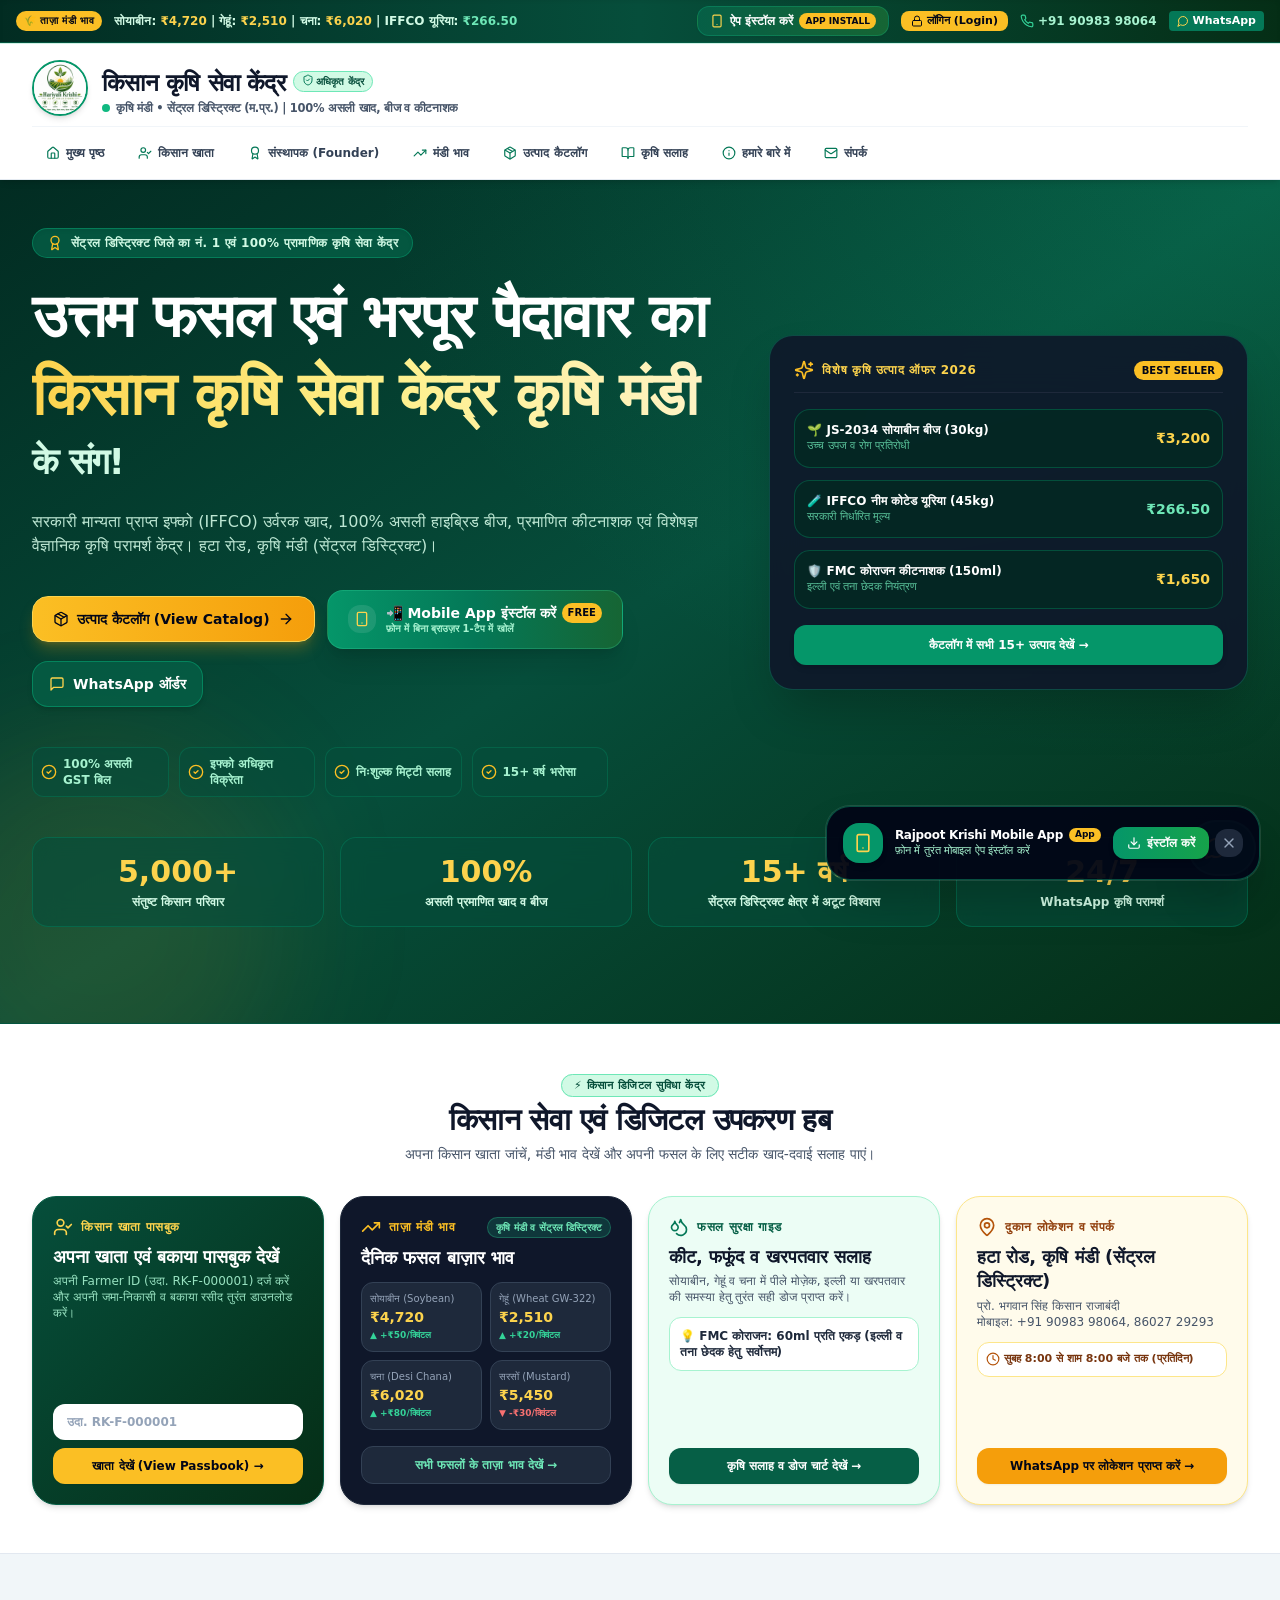
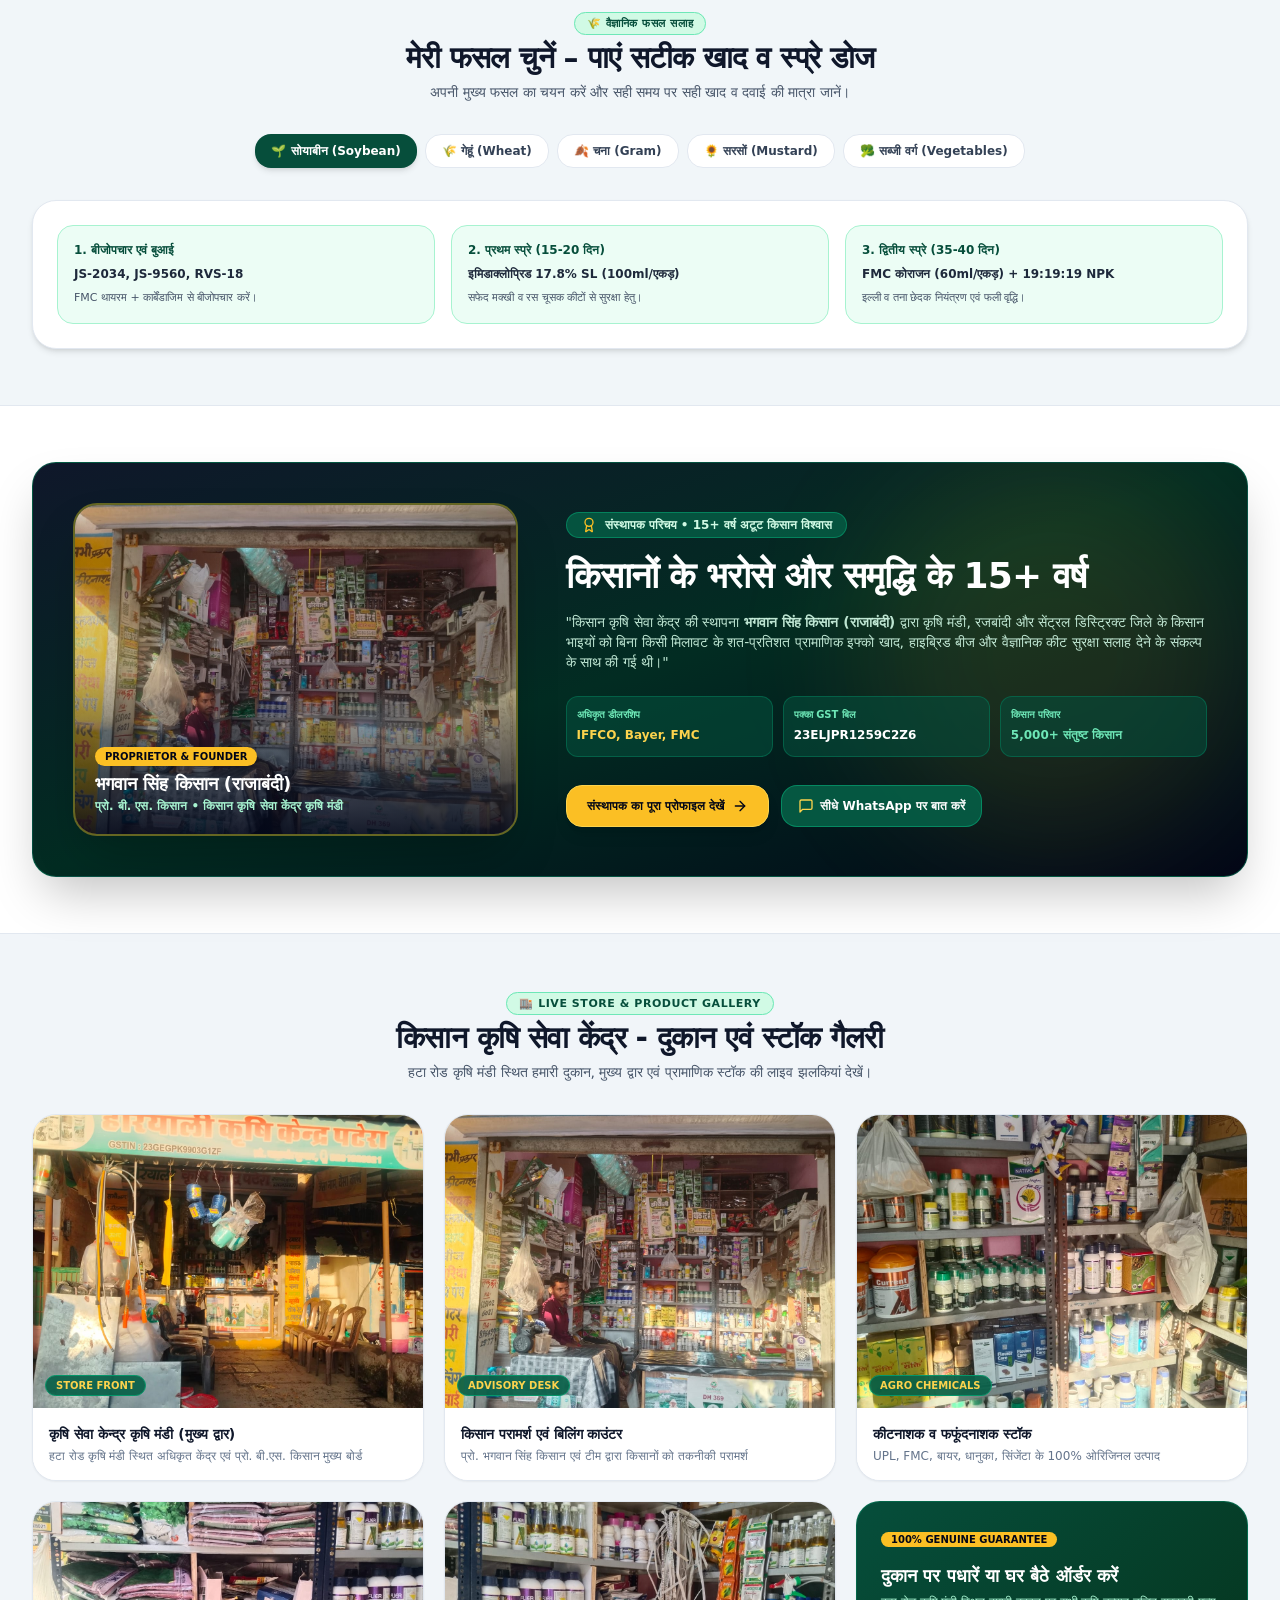
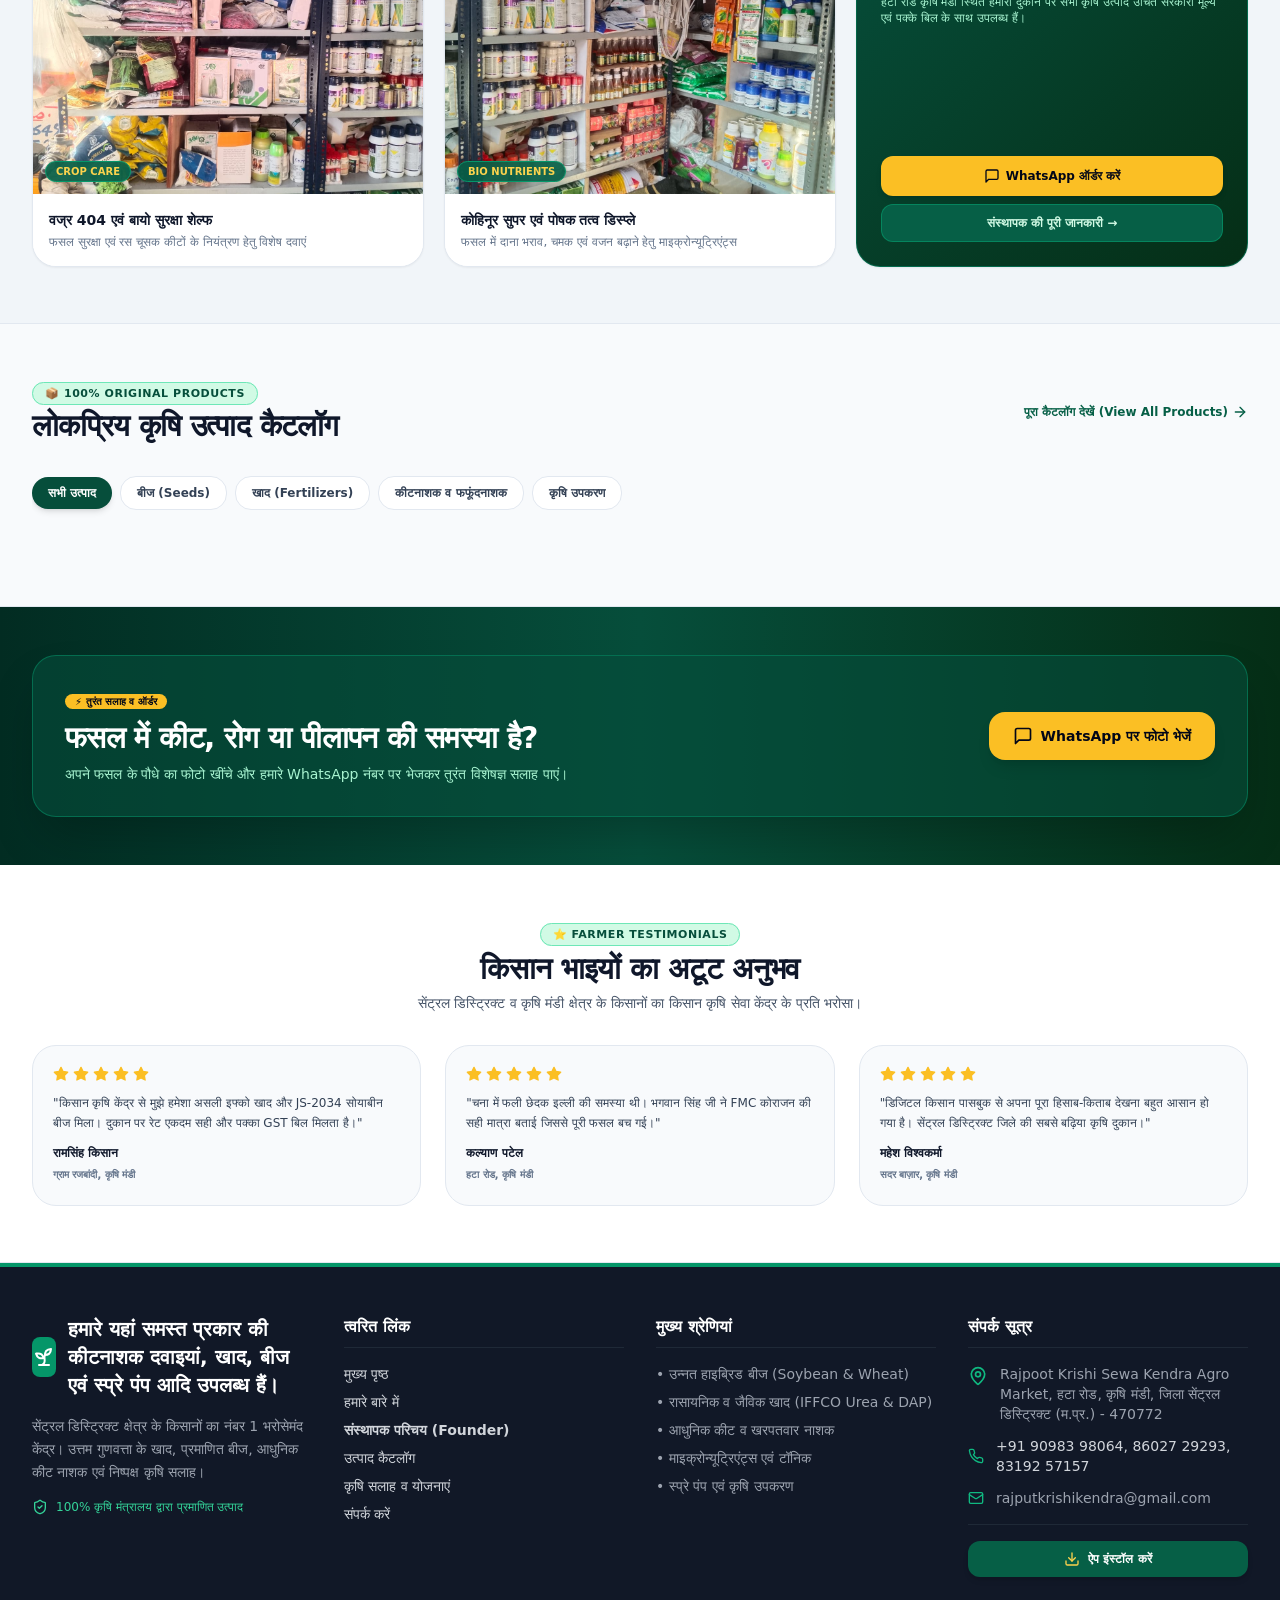
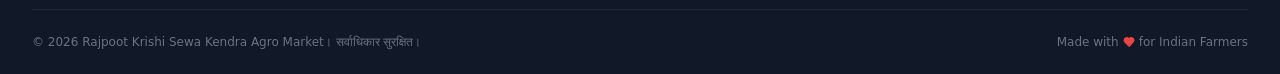
<file: index.html>
﻿<!doctype html>
<html lang="hi" dir="ltr">
  <head>
    <meta charset="UTF-8" />
    <meta name="viewport" content="width=device-width, initial-scale=1.0, maximum-scale=5.0, user-scalable=yes, viewport-fit=cover" />
    <meta http-equiv="X-UA-Compatible" content="IE=edge" />

    <!-- Favicon & PWA Icons -->
    <link rel="icon" type="image/png" sizes="32x32" href="/favicon-32x32.png" />
    <link rel="icon" type="image/png" sizes="16x16" href="/favicon-16x16.png" />
    <link rel="icon" type="image/png" href="/favicon.png" />
    <link rel="icon" type="image/jpeg" href="/logo.jpg" />
    <link rel="shortcut icon" type="image/x-icon" href="/favicon.ico" />
    <link rel="apple-touch-icon" sizes="180x180" href="/apple-touch-icon.png" />
    <link rel="manifest" href="/site.webmanifest" />
    <meta name="theme-color" content="#047857" />
    <meta name="color-scheme" content="light dark" />

    <!-- Google Typography Fonts -->
    <link rel="preconnect" href="https://fonts.googleapis.com" />
    <link rel="preconnect" href="https://fonts.gstatic.com" crossorigin />
    <link href="https://fonts.googleapis.com/css2?family=Hind:wght@400;500;600;700&family=Plus+Jakarta+Sans:wght@400;500;600;700;800&display=swap" rel="stylesheet" />

    <!-- Primary SEO Meta Tags -->
    <title>किसान कृषि सेवा केंद्र | Rajpoot Krishi Sewa Kendra Agro Market • Central District MP</title>
    <meta name="title" content="किसान कृषि सेवा केंद्र | Rajpoot Krishi Sewa Kendra Agro Market • Central District MP" />
    <meta name="description" content="किसान कृषि सेवा केंद्र, हटा रोड, कृषि मंडी (सेंट्रल डिस्ट्रिक्ट म.प्र.) — प्रो. भगवान सिंह किसान राजाबंदी। 100% असली प्रमाणित बीज, इफ्को खाद, कीटनाशक, फफूंदनाशक, टॉनिक व रोजाना लाइव मंडी भाव। फोन: +91 90983 98064, 86027 29293। GSTIN: 23ELJPR1259C2Z6।" />
    <meta name="keywords" content="Rajpoot krishi sewa kendra, Rajpoot krishi kendra patera, Kisan krishi kendra, krishi kendra patera, patera krishi kendra, fertilizer shop patera, seed store patera damoh, patera mandi bhav, damoh krishi kendra, IFFCO urea patera, kisaan dukan patera, hata road patera, bhagvan singh rajput rajabandi, 23ELJPR1259C2Z6" />
    <meta name="author" content="Rajpoot Krishi Sewa Kendra Agro Market" />
    <meta name="robots" content="index, follow, max-image-preview:large, max-snippet:-1, max-video-preview:-1" />
    <link rel="canonical" href="https://rajpootkrishisewakendra.in/" />

    <!-- GEO / Local Search Geographic Tags (Agro Market, Central District, MP) -->
    <meta name="geo.region" content="IN-MP" />
    <meta name="geo.placename" content="Hatta Road, Agro Market, Central District, Madhya Pradesh, 470772, India" />
    <meta name="geo.position" content="24.0883;79.6231" />
    <meta name="ICBM" content="24.0883, 79.6231" />

    <!-- Open Graph (OG) / WhatsApp / Facebook Link Sharing Meta Tags -->
    <meta property="og:type" content="website" />
    <meta property="og:site_name" content="Rajpoot Krishi Sewa Kendra Agro Market" />
    <meta property="og:title" content="किसान कृषि सेवा केंद्र कृषि मंडी (Rajpoot Krishi Sewa Kendra)" />
    <meta property="og:description" content="किसान का विश्वास, हमारी पहचान - सरकारी मान्यता प्राप्त बीज, इफ्को उर्वरक खाद, कीटनाशक व दैनिक मंडी भाव" />
    <meta property="og:url" content="https://rajpootkrishisewakendra.in/" />
    <meta property="og:image" content="https://rajpootkrishisewakendra.in/og-square.png" />
    <meta property="og:image:secure_url" content="https://rajpootkrishisewakendra.in/og-square.png" />
    <meta property="og:image:type" content="image/png" />
    <meta property="og:image:width" content="600" />
    <meta property="og:image:height" content="600" />
    <meta property="og:image:alt" content="किसान कृषि सेवा केंद्र कृषि मंडी (Rajpoot Krishi Sewa Kendra)" />
    
    <!-- Fallback OpenGraph Images for WhatsApp Scrapers -->
    <meta property="og:image" content="https://lightcoral-barracuda-479038.hostingersite.com/og-square.png" />
    <meta property="og:image:secure_url" content="https://lightcoral-barracuda-479038.hostingersite.com/og-square.png" />
    <meta property="og:image" content="https://rajpootkrishisewakendra.in/logo.jpg" />
    
    <meta property="og:locale" content="hi_IN" />
    <meta property="og:locale:alternate" content="en_IN" />

    <!-- Twitter Card Meta Tags -->
    <meta name="twitter:card" content="summary" />
    <meta name="twitter:url" content="https://rajpootkrishisewakendra.in/" />
    <meta name="twitter:title" content="किसान कृषि सेवा केंद्र कृषि मंडी (Rajpoot Krishi Sewa Kendra)" />
    <meta name="twitter:description" content="किसान का विश्वास, हमारी पहचान - सरकारी मान्यता प्राप्त बीज, इफ्को उर्वरक खाद, कीटनाशक व दैनिक मंडी भाव" />
    <meta name="twitter:image" content="https://rajpootkrishisewakendra.in/og-square.png" />
    <meta name="twitter:image:alt" content="Rajpoot Krishi Sewa Kendra Agro Market" />

    <!-- JSON-LD Multi-Schema Structured Data (Schema.org / GEO / AEO AI Search) -->

    <!-- Schema 1: LocalBusiness & Agricultural Store -->
    <script type="application/ld+json">
    {
      "@context": "https://schema.org",
      "@type": ["LocalBusiness", "Store", "AgriculturalBusiness"],
      "@id": "https://rajpootkrishisewakendra.in/#store",
      "name": "Rajpoot Krishi Sewa Kendra",
      "alternateName": [
        "किसान कृषि सेवा केंद्र कृषि मंडी",
        "Rajpoot Krishi Sewa Kendra Agro Market",
        "Kisan Krishi Kendra Agro Market",
        "Kisan Krishi Bhandar Agro Market"
      ],
      "url": "https://rajpootkrishisewakendra.in/",
      "logo": "https://rajpootkrishisewakendra.in/logo.jpg",
      "image": "https://rajpootkrishisewakendra.in/logo.jpg",
      "description": "Rajpoot Krishi Sewa Kendra at Hatta Road, Agro Market, Central District MP (Proprietor: Bhagvan Singh Kisan Rajabandi) is your trusted government-authorized dealer for 100% genuine certified seeds, IFFCO fertilizers, top-brand pesticides, fungicides, micro-nutrients, and daily live Mandi Bhav rates.",
      "telephone": ["+919098398064", "+918602729293", "+918319257157"],
      "email": "rajputkrishikendra@gmail.com",
      "vatID": "23ELJPR1259C2Z6",
      "taxID": "23ELJPR1259C2Z6",
      "priceRange": "₹₹",
      "currenciesAccepted": "INR",
      "paymentAccepted": "Cash, UPI, Credit Card, Bank Transfer, Udhaar",
      "address": {
        "@type": "PostalAddress",
        "streetAddress": "Hatta Road, Agro Market",
        "addressLocality": "Agro Market",
        "addressRegion": "Madhya Pradesh",
        "postalCode": "470772",
        "addressCountry": "IN"
      },
      "geo": {
        "@type": "GeoCoordinates",
        "latitude": 24.0883,
        "longitude": 79.6231
      },
      "areaServed": [
        {
          "@type": "AdministrativeArea",
          "name": "Agro Market"
        },
        {
          "@type": "AdministrativeArea",
          "name": "Central District"
        },
        {
          "@type": "AdministrativeArea",
          "name": "Hatta"
        },
        {
          "@type": "AdministrativeArea",
          "name": "Katni"
        },
        {
          "@type": "AdministrativeArea",
          "name": "Sagar"
        },
        {
          "@type": "AdministrativeArea",
          "name": "Madhya Pradesh"
        }
      ],
      "openingHoursSpecification": [
        {
          "@type": "OpeningHoursSpecification",
          "dayOfWeek": ["Monday", "Tuesday", "Wednesday", "Thursday", "Friday", "Saturday", "Sunday"],
          "opens": "07:00",
          "closes": "20:00"
        }
      ],
      "founder": {
        "@type": "Person",
        "@id": "https://rajpootkrishisewakendra.in/founder#founder",
        "name": "भगवान सिंह किसान",
        "alternateName": ["Bhagvan Singh Kisan Rajabandi", "B. S. Kisan", "बी. एस. किसान"],
        "jobTitle": "संस्थापक एवं मुख्य संचालक (Founder & Proprietor)",
        "image": "https://rajpootkrishisewakendra.in/assets/images/founder_counter.jpg",
        "telephone": "+919098398064"
      },
      "sameAs": [
        "https://wa.me/919098398064",
        "https://rajpootkrishisewakendra.in/",
        "https://rajpootkrishisewakendra.in/founder"
      ]
    }
    </script>

    <!-- Schema 1.1: Person (Founder) -->
    <script type="application/ld+json">
    {
      "@context": "https://schema.org",
      "@type": "Person",
      "@id": "https://rajpootkrishisewakendra.in/founder#founder",
      "name": "भगवान सिंह किसान",
      "alternateName": [
        "Bhagvan Singh Kisan Rajabandi",
        "B. S. Kisan",
        "बी. एस. किसान"
      ],
      "jobTitle": "संस्थापक एवं मुख्य प्रबंधक (Founder & Managing Director)",
      "worksFor": {
        "@id": "https://rajpootkrishisewakendra.in/#store"
      },
      "image": "https://rajpootkrishisewakendra.in/assets/images/founder_counter.jpg",
      "telephone": "+919098398064",
      "email": "rajputkrishikendra@gmail.com",
      "description": "भगवान सिंह किसान (राजाबंदी) किसान कृषि सेवा केंद्र कृषि मंडी (सेंट्रल डिस्ट्रिक्ट म.प्र.) के संस्थापक एवं मुख्य प्रबंधक हैं।",
      "knowsAbout": [
        "Agronomy and Crop Advisory",
        "Certified Hybrid Seeds",
        "IFFCO Fertilizers",
        "Pesticides and Crop Protection"
      ]
    }
    </script>

    <!-- Schema 2: WebSite Sitelinks SearchBox -->
    <script type="application/ld+json">
    {
      "@context": "https://schema.org",
      "@type": "WebSite",
      "@id": "https://rajpootkrishisewakendra.in/#website",
      "url": "https://rajpootkrishisewakendra.in/",
      "name": "Rajpoot Krishi Sewa Kendra Agro Market",
      "description": "Official Web ERP and Mandi Portal of Rajpoot Krishi Sewa Kendra Agro Market",
      "publisher": {
        "@id": "https://rajpootkrishisewakendra.in/#store"
      },
      "inLanguage": ["hi-IN", "en-IN"]
    }
    </script>

    <!-- Schema 3: FAQPage for AEO (AI Answer Engines: Gemini / Perplexity / ChatGPT / SGE) -->
    <script type="application/ld+json">
    {
      "@context": "https://schema.org",
      "@type": "FAQPage",
      "mainEntity": [
        {
          "@type": "Question",
          "name": "किसान कृषि सेवा केंद्र कृषि मंडी कहां स्थित है? (Where is Rajpoot Krishi Sewa Kendra located?)",
          "acceptedAnswer": {
            "@type": "Answer",
            "text": "किसान कृषि सेवा केंद्र हटा रोड, कृषि मंडी, जिला सेंट्रल डिस्ट्रिक्ट (मध्य प्रदेश) - 470772 में स्थित है। प्रो. भगवान सिंह किसान राजाबंदी। संपर्क: +91 90983 98064, 86027 29293, 83192 57157।"
          }
        },
        {
          "@type": "Question",
          "name": "किसान कृषि सेवा केंद्र पर कौन-कौन से कृषि उत्पाद मिलते हैं?",
          "acceptedAnswer": {
            "@type": "Answer",
            "text": "हमारे यहां 100% प्रामाणिक हाइब्रिड बीज, इफ्को उर्वरक खाद (यूरिया, डीएपी, एनपीके), शीर्ष कंपनियों की कीटनाशक दवाइयां, फफूंदनाशक, टॉनिक, बायो-स्टिमुलेंट एवं स्प्रे पंप उपलब्ध हैं।"
          }
        },
        {
          "@type": "Question",
          "name": "किसान कृषि सेवा केंद्र का जीएसटी (GSTIN) नंबर क्या है?",
          "acceptedAnswer": {
            "@type": "Answer",
            "text": "किसान कृषि सेवा केंद्र का आधिकारिक जीएसटी नंबर (GSTIN) 23ELJPR1259C2Z6 है।"
          }
        },
        {
          "@type": "Question",
          "name": "सेंट्रल डिस्ट्रिक्ट और कृषि मंडी का लाइव मंडी भाव कहां देखें?",
          "acceptedAnswer": {
            "@type": "Answer",
            "text": "किसान कृषि सेवा केंद्र की आधिकारिक वेबसाइट rajpootkrishisewakendra.in पर कृषि मंडी, सेंट्रल डिस्ट्रिक्ट, हटा, कटनी एवं सागर मंडी का दैनिक लाइव मंडी भाव (सोयाबीन, गेहूं, चना, सरसों, मसूर) देखा जा सकता है।"
          }
        }
      ]
    }
    </script>

    <!-- Schema 4: BreadcrumbList -->
    <script type="application/ld+json">
    {
      "@context": "https://schema.org",
      "@type": "BreadcrumbList",
      "itemListElement": [
        {
          "@type": "ListItem",
          "position": 1,
          "name": "मुख्य पृष्ठ (Home)",
          "item": "https://rajpootkrishisewakendra.in/"
        },
        {
          "@type": "ListItem",
          "position": 2,
          "name": "लाइव मंडी भाव (Mandi Bhav)",
          "item": "https://rajpootkrishisewakendra.in/#mandi-bhav"
        },
        {
          "@type": "ListItem",
          "position": 3,
          "name": "स्टॉक व कृषि उत्पाद (Products)",
          "item": "https://rajpootkrishisewakendra.in/#products"
        },
        {
          "@type": "ListItem",
          "position": 4,
          "name": "संपर्क व स्थान (Contact & Location)",
          "item": "https://rajpootkrishisewakendra.in/#contact"
        }
      ]
    }
    </script>
    <script>
      // Immediate Service Worker cache refresher
      if ('serviceWorker' in navigator) {
        navigator.serviceWorker.getRegistrations().then(function(registrations) {
          for (var reg of registrations) {
            reg.update();
          }
        });
      }
    </script>
    <script type="module" crossorigin src="/assets/index-D871x90z.js"></script>
    <link rel="stylesheet" crossorigin href="/assets/index-bU7Eu-W5.css">
  </head>
  <body>
    <div id="root"></div>
  </body>
</html>
</file>
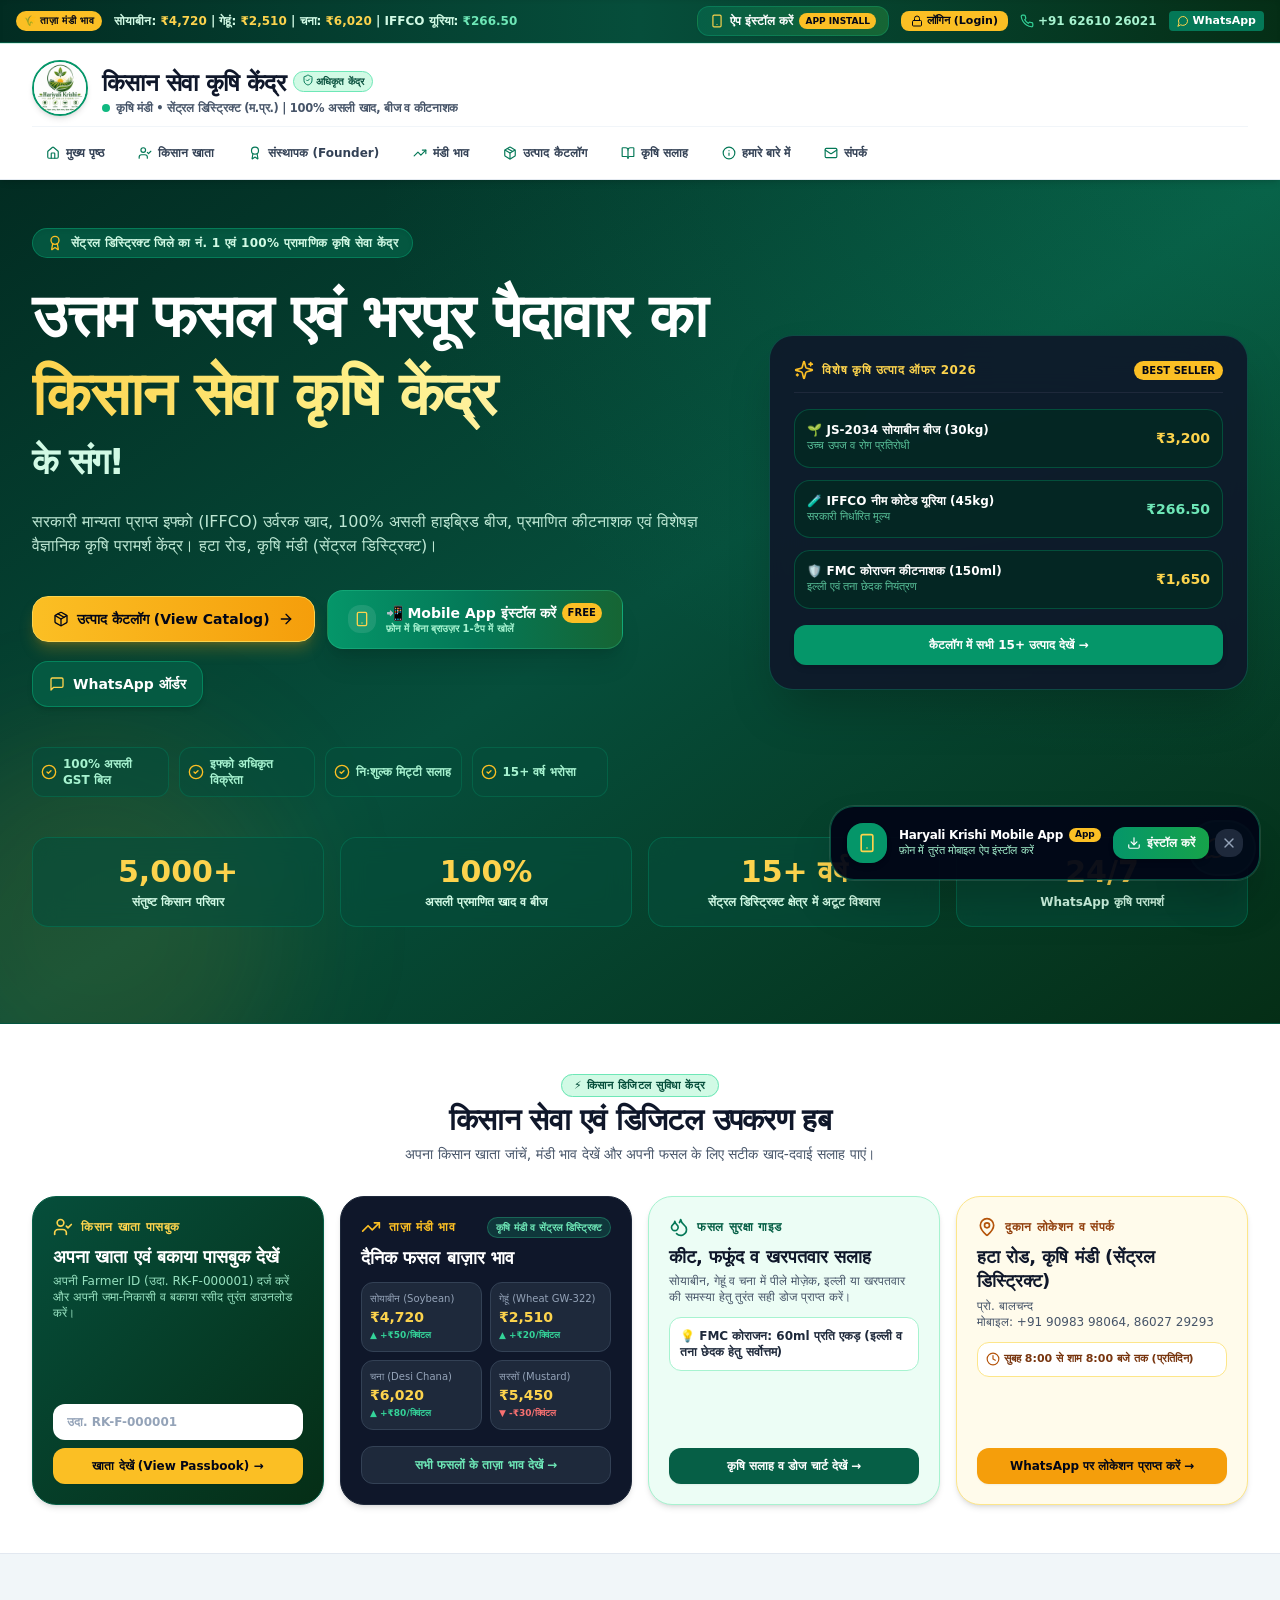
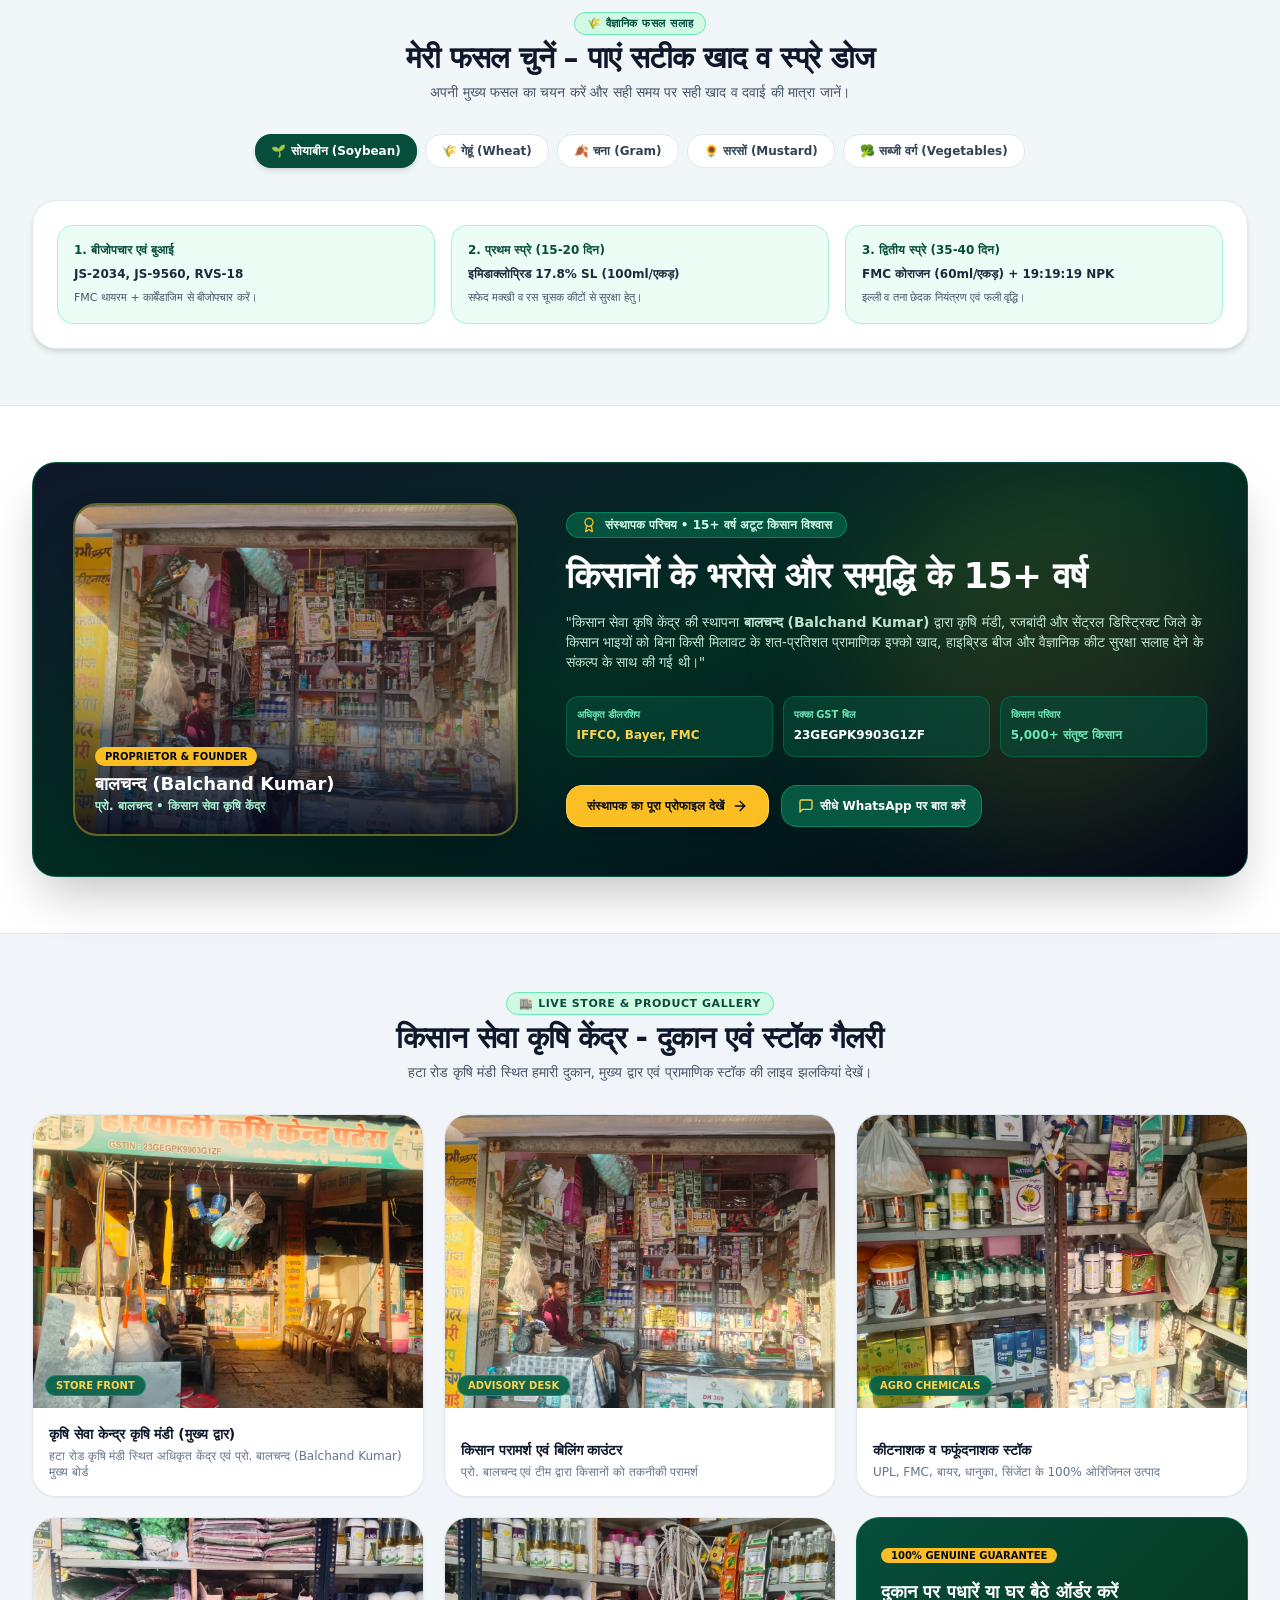
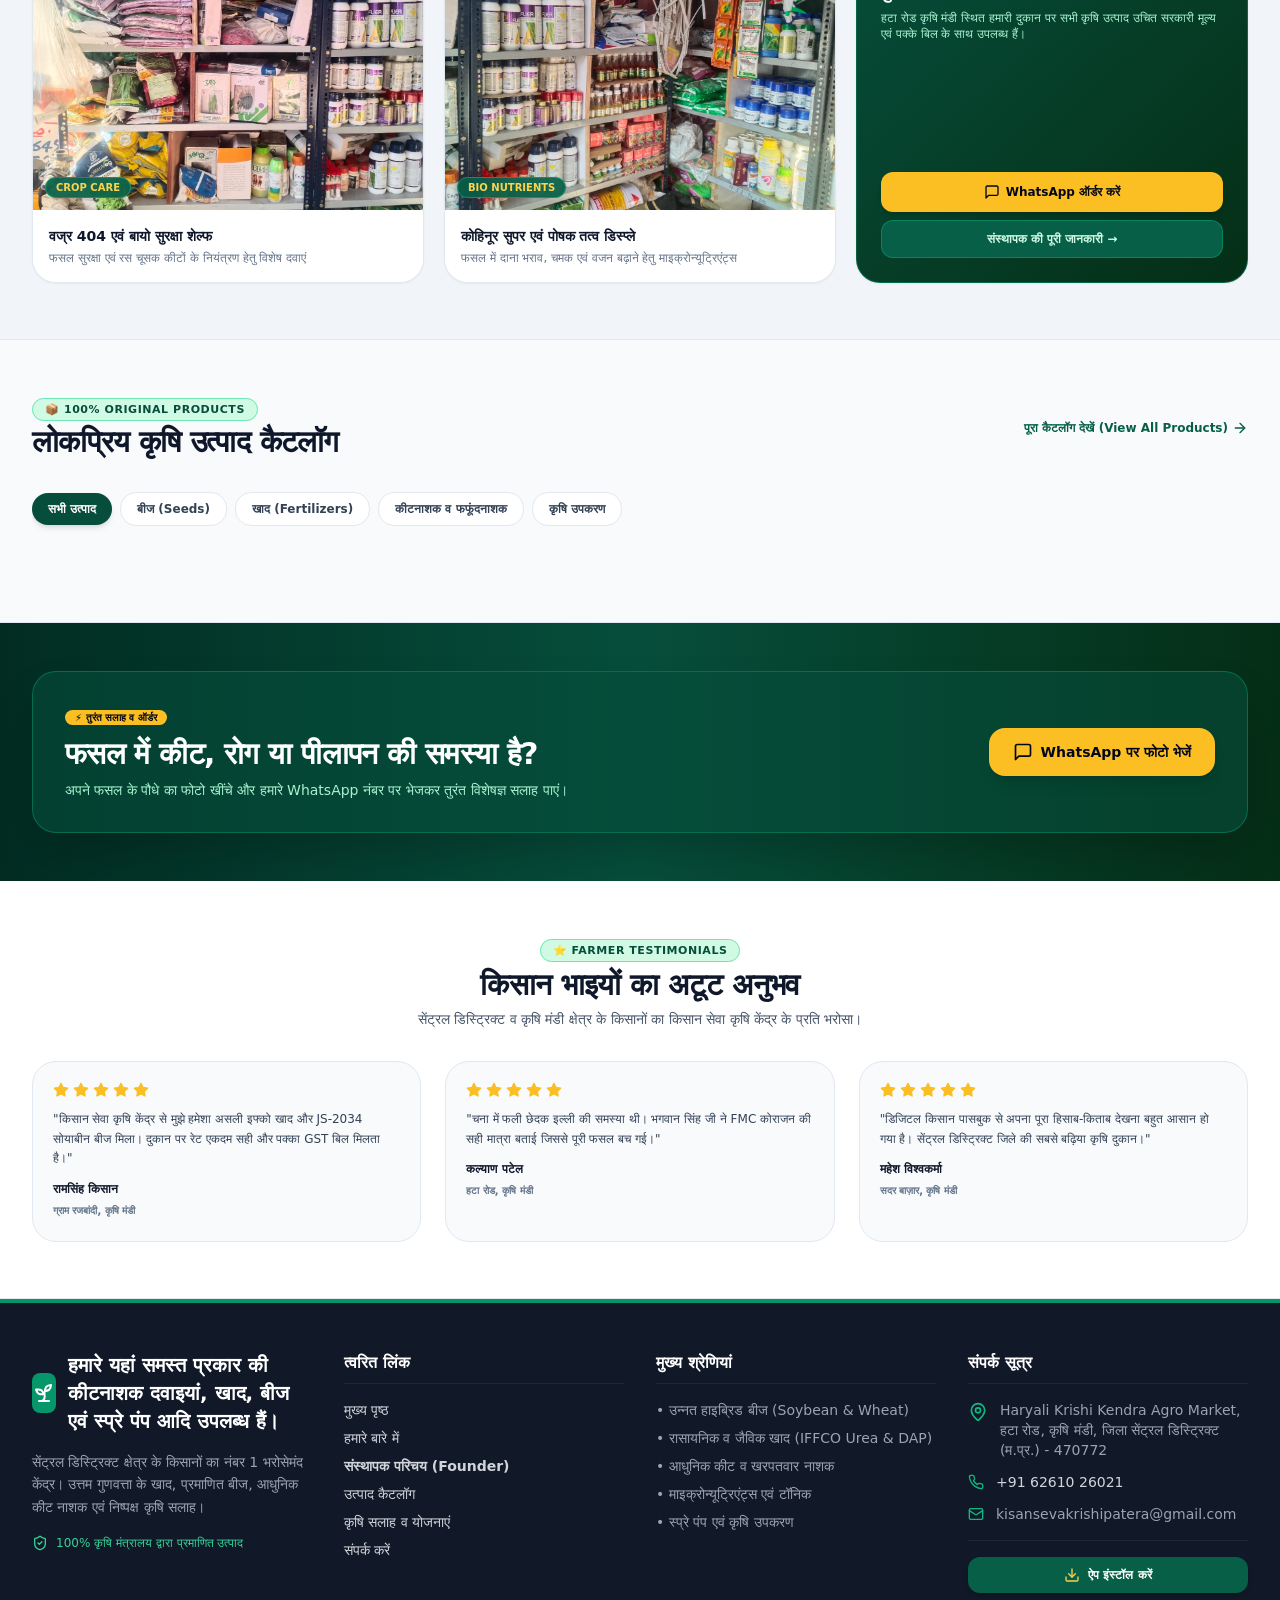
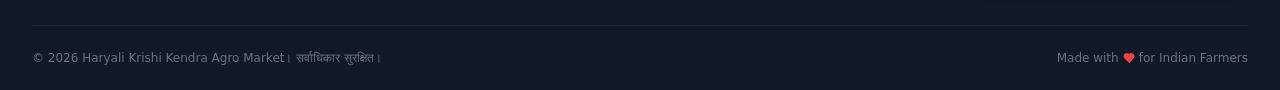
<file: about/index.html>
﻿<!doctype html>
<html lang="hi" dir="ltr">
  <head>
    <meta http-equiv="Cache-Control" content="no-cache, no-store, must-revalidate" />
    <meta http-equiv="Pragma" content="no-cache" />
    <meta http-equiv="Expires" content="0" />
    <meta charset="UTF-8" />
    <meta name="viewport" content="width=device-width, initial-scale=1.0, maximum-scale=5.0, user-scalable=yes, viewport-fit=cover" />
    <meta http-equiv="X-UA-Compatible" content="IE=edge" />

    <!-- Favicon & PWA Icons -->
    <link rel="icon" type="image/png" sizes="32x32" href="/favicon-32x32.png" />
    <link rel="icon" type="image/png" sizes="16x16" href="/favicon-16x16.png" />
    <link rel="icon" type="image/png" href="/favicon.png" />
    <link rel="icon" type="image/jpeg" href="/logo.jpg" />
    <link rel="shortcut icon" type="image/x-icon" href="/favicon.ico" />
    <link rel="apple-touch-icon" sizes="180x180" href="/apple-touch-icon.png" />
    <link rel="manifest" href="/site.webmanifest" />
    <meta name="theme-color" content="#047857" />
    <meta name="color-scheme" content="light dark" />

    <!-- Google Typography Fonts -->
    <link rel="preconnect" href="https://fonts.googleapis.com" />
    <link rel="preconnect" href="https://fonts.gstatic.com" crossorigin />
    <link href="https://fonts.googleapis.com/css2?family=Hind:wght@400;500;600;700&family=Plus+Jakarta+Sans:wght@400;500;600;700;800&display=swap" rel="stylesheet" />

    <!-- Primary SEO Meta Tags -->
    <title>किसान सेवा कृषि केंद्र | Kisan Seva Krishi Kendra • प्रो. बालचन्द (Balchand Kumar) (Balchand Kumar)</title>
    <meta name="title" content="किसान सेवा कृषि केंद्र | Kisan Seva Krishi Kendra • प्रो. बालचन्द (Balchand Kumar) (Balchand Kumar)" />
    <meta name="description" content="किसान सेवा कृषि केंद्र, मेन रोड, कृषि मंडी (सेंट्रल डिस्ट्रिक्ट म.प्र.) 470772 — प्रो. बालचन्द (Balchand Kumar) (+91 62610 26021)। 100% असली प्रमाणित बीज, इफ्को खाद (यूरिया, डीएपी), कीटनाशक, फफूंदनाशक, टॉनिक व रोजाना लाइव मंडी भाव। GSTIN: 23GEGPK9903G1ZF।" />
    <meta name="keywords" content="किसान सेवा कृषि केंद्र, किसान सेवा कृषि केंद्र, बालचन्द कृषि मंडी, Kisan Seva Krishi Kendra, Balchand Kumar, Kisan Seva Krishi Agri Solutions, fertilizer shop patera, seed store patera damoh, patera mandi bhav, damoh krishi kendra, IFFCO urea patera, kisaan dukan patera, 23GEGPK9903G1ZF" />
    <meta name="author" content="Balchand Kumar - Kisan Seva Krishi Kendra" />
    <meta name="robots" content="index, follow, max-image-preview:large, max-snippet:-1, max-video-preview:-1" />
    <link rel="canonical" href="https://greenyellow-clam-355217.hostingersite.com/" />

    <!-- GEO / Local Search Geographic Tags (Agro Market, Central District, MP) -->
    <meta name="geo.region" content="IN-MP" />
    <meta name="geo.placename" content="Main Road, Agro Market, Central District, Madhya Pradesh, 470772, India" />
    <meta name="geo.position" content="23.9960;79.6823" />
    <meta name="ICBM" content="23.9960, 79.6823" />

    <!-- Open Graph (OG) / WhatsApp / Facebook Link Sharing Meta Tags -->
    <meta property="og:type" content="business.business" />
    <meta property="og:site_name" content="किसान सेवा कृषि केंद्र (Kisan Seva Krishi Kendra)" />
    <meta property="og:title" content="किसान सेवा कृषि केंद्र | प्रो. बालचन्द (Balchand Kumar)" />
    <meta property="og:description" content="किसान का विश्वास, हमारी पहचान - सरकारी मान्यता प्राप्त बीज, इफ्को उर्वरक खाद, कीटनाशक व दैनिक लाइव मंडी भाव | मेन रोड कृषि मंडी (सेंट्रल डिस्ट्रिक्ट म.प्र.) फोन: +91 62610 26021" />
    <meta property="og:url" content="https://greenyellow-clam-355217.hostingersite.com/" />
    <meta property="og:image" content="https://greenyellow-clam-355217.hostingersite.com/store_front.jpg" />
    <meta property="og:image:secure_url" content="https://greenyellow-clam-355217.hostingersite.com/store_front.jpg" />
    <meta property="og:image:type" content="image/jpeg" />
    <meta property="og:image:width" content="1200" />
    <meta property="og:image:height" content="630" />
    <meta property="og:image:alt" content="किसान सेवा कृषि केंद्र मुख्य दुकान" />
    <meta property="og:locale" content="hi_IN" />
    <meta property="business:contact_data:street_address" content="Main Road, Agro Market" />
    <meta property="business:contact_data:locality" content="Agro Market" />
    <meta property="business:contact_data:region" content="Madhya Pradesh" />
    <meta property="business:contact_data:postal_code" content="470772" />
    <meta property="business:contact_data:country_name" content="India" />
    <meta property="business:contact_data:phone_number" content="+916261026021" />

    <!-- Twitter Card Meta Tags -->
    <meta name="twitter:card" content="summary_large_image" />
    <meta name="twitter:url" content="https://greenyellow-clam-355217.hostingersite.com/" />
    <meta name="twitter:title" content="किसान सेवा कृषि केंद्र | Kisan Seva Krishi Kendra" />
    <meta name="twitter:description" content="किसान का विश्वास, हमारी पहचान - सरकारी मान्यता प्राप्त बीज, इफ्को उर्वरक खाद, कीटनाशक व दैनिक मंडी भाव | प्रो. बालचन्द (Balchand Kumar) (+91 62610 26021)" />
    <meta name="twitter:image" content="https://greenyellow-clam-355217.hostingersite.com/store_front.jpg" />
    <meta name="twitter:image:alt" content="Kisan Seva Krishi Kendra" />

    <!-- JSON-LD Multi-Schema Structured Data (Schema.org / GEO / AEO AI Search) -->

    <!-- Schema 1: LocalBusiness & Agricultural Store -->
    <script type="application/ld+json">
    {
      "@context": "https://schema.org",
      "@graph": [
        {
          "@type": ["LocalBusiness", "Store", "AgriculturalBusiness"],
          "@id": "https://greenyellow-clam-355217.hostingersite.com/#store",
          "name": "किसान सेवा कृषि केंद्र",
          "alternateName": [
            "किसान सेवा कृषि केंद्र",
            "Kisan Seva Krishi Kendra",
            "Kisan Seva Krishi Kendra",
            "Kisan Seva Krishi Agri Solutions",
            "बालचन्द कृषि केंद्र कृषि मंडी"
          ],
          "legalName": "Kisan Seva Krishi Kendra",
          "url": "https://greenyellow-clam-355217.hostingersite.com/",
          "logo": "https://greenyellow-clam-355217.hostingersite.com/logo.jpg",
          "image": [
            "https://greenyellow-clam-355217.hostingersite.com/store_front.jpg",
            "https://greenyellow-clam-355217.hostingersite.com/store_counter.jpg",
            "https://greenyellow-clam-355217.hostingersite.com/logo.jpg"
          ],
          "description": "किसान सेवा कृषि केंद्र, कृषि मंडी (सेंट्रल डिस्ट्रिक्ट म.प्र.) — प्रोप्राइटर: बालचन्द (Balchand Kumar) (+91 62610 26021)। 100% असली प्रमाणित बीज, इफ्को खाद (यूरिया, डीएपी), आधुनिक कीटनाशक, फफूंदनाशक, टॉनिक व रोजाना लाइव मंडी भाव। GSTIN: 23GEGPK9903G1ZF।",
          "slogan": "किसान का विश्वास, हमारी पहचान",
          "telephone": "+916261026021",
          "email": "kisansevakrishipatera@gmail.com",
          "vatID": "23GEGPK9903G1ZF",
          "taxID": "23GEGPK9903G1ZF",
          "priceRange": "₹₹",
          "currenciesAccepted": "INR",
          "paymentAccepted": "Cash, UPI, PhonePe, Google Pay, Bank Transfer, Udhaar",
          "address": {
            "@type": "PostalAddress",
            "streetAddress": "Main Road, Agro Market",
            "addressLocality": "Agro Market",
            "addressRegion": "Madhya Pradesh",
            "postalCode": "470772",
            "addressCountry": "IN"
          },
          "geo": {
            "@type": "GeoCoordinates",
            "latitude": 23.995993,
            "longitude": 79.682277
          },
          "hasMap": "https://share.google/1FEpTYPZOABbz85Vl",
          "areaServed": [
            { "@type": "AdministrativeArea", "name": "Agro Market" },
            { "@type": "AdministrativeArea", "name": "Central District" },
            { "@type": "AdministrativeArea", "name": "Hatta" },
            { "@type": "AdministrativeArea", "name": "Madhya Pradesh" }
          ],
          "openingHoursSpecification": [
            {
              "@type": "OpeningHoursSpecification",
              "dayOfWeek": ["Monday", "Tuesday", "Wednesday", "Thursday", "Friday", "Saturday", "Sunday"],
              "opens": "07:00",
              "closes": "20:00"
            }
          ],
          "founder": {
            "@type": "Person",
            "@id": "https://greenyellow-clam-355217.hostingersite.com/#founder",
            "name": "बालचन्द (Balchand Kumar)",
            "alternateName": ["Balchand Kumar", "बालचन्द कृषि मंडी"],
            "jobTitle": "प्रोप्राइटर एवं मुख्य संचालक (Proprietor)",
            "telephone": "+916261026021",
            "email": "kisansevakrishipatera@gmail.com",
            "address": {
              "@type": "PostalAddress",
              "streetAddress": "Main Road",
              "addressLocality": "Agro Market",
              "addressRegion": "Madhya Pradesh",
              "postalCode": "470772",
              "addressCountry": "IN"
            }
          },
          "sameAs": [
            "https://wa.me/916261026021",
            "https://share.google/1FEpTYPZOABbz85Vl",
            "https://greenyellow-clam-355217.hostingersite.com/"
          ]
        },
        {
          "@type": "WebSite",
          "@id": "https://greenyellow-clam-355217.hostingersite.com/#website",
          "url": "https://greenyellow-clam-355217.hostingersite.com/",
          "name": "किसान सेवा कृषि केंद्र",
          "description": "किसान सेवा कृषि केंद्र का आधिकारिक डिजिटल कृषि पोर्टल व मंडी भाव",
          "publisher": {
            "@id": "https://greenyellow-clam-355217.hostingersite.com/#store"
          },
          "inLanguage": ["hi-IN", "en-IN"]
        },
        {
          "@type": "FAQPage",
          "@id": "https://greenyellow-clam-355217.hostingersite.com/#faq",
          "mainEntity": [
            {
              "@type": "Question",
              "name": "किसान सेवा कृषि केंद्र कहां स्थित है?",
              "acceptedAnswer": {
                "@type": "Answer",
                "text": "किसान सेवा कृषि केंद्र मेन रोड, कृषि मंडी, जिला सेंट्रल डिस्ट्रिक्ट (मध्य प्रदेश) - 470772 में स्थित है। प्रोप्राइटर: बालचन्द (Balchand Kumar)। संपर्क मोबाइल व WhatsApp: +91 62610 26021।"
              }
            },
            {
              "@type": "Question",
              "name": "किसान सेवा कृषि केंद्र का जीएसटी नंबर (GSTIN) क्या है?",
              "acceptedAnswer": {
                "@type": "Answer",
                "text": "किसान सेवा कृषि केंद्र का आधिकारिक एवं वैध जीएसटी नंबर 23GEGPK9903G1ZF है।"
              }
            },
            {
              "@type": "Question",
              "name": "किसान सेवा कृषि केंद्र पर कौन-कौन से कृषि उत्पाद मिलते हैं?",
              "acceptedAnswer": {
                "@type": "Answer",
                "text": "यहाँ 100% असली व प्रमाणित बीज (सोयाबीन, गेहूं, चना, सरसों), इफ्को खाद (यूरिया, डीएपी, एनपीके, नैनो यूरिया), ब्रांडेड कीटनाशक, खरपतवारनाशक, फफूंदनाशक, टॉनिक एवं कृषि स्प्रे उपकरण पक्के बिल के साथ मिलते हैं।"
              }
            },
            {
              "@type": "Question",
              "name": "सेंट्रल डिस्ट्रिक्ट और कृषि मंडी का आज का लाइव मंडी भाव कैसे देखें?",
              "acceptedAnswer": {
                "@type": "Answer",
                "text": "किसान सेवा कृषि केंद्र की आधिकारिक वेबसाइट पर रोजाना सेंट्रल डिस्ट्रिक्ट, कृषि मंडी व आसपास की मंडियों के सोयाबीन, चना, गेहूं, सरसों व मसूर के दैनिक ताजा मंडी भाव लाइव देखे जा सकते हैं।"
              }
            }
          ]
        }
      ]
    }
    </script>
    <script type="module" crossorigin src="/assets/index-HKK2026.js"></script>
    <link rel="stylesheet" crossorigin href="/assets/index-bU7Eu-W5.css">
  </head>
  <body>
    <div id="root"></div>
  </body>
</html>
</file>
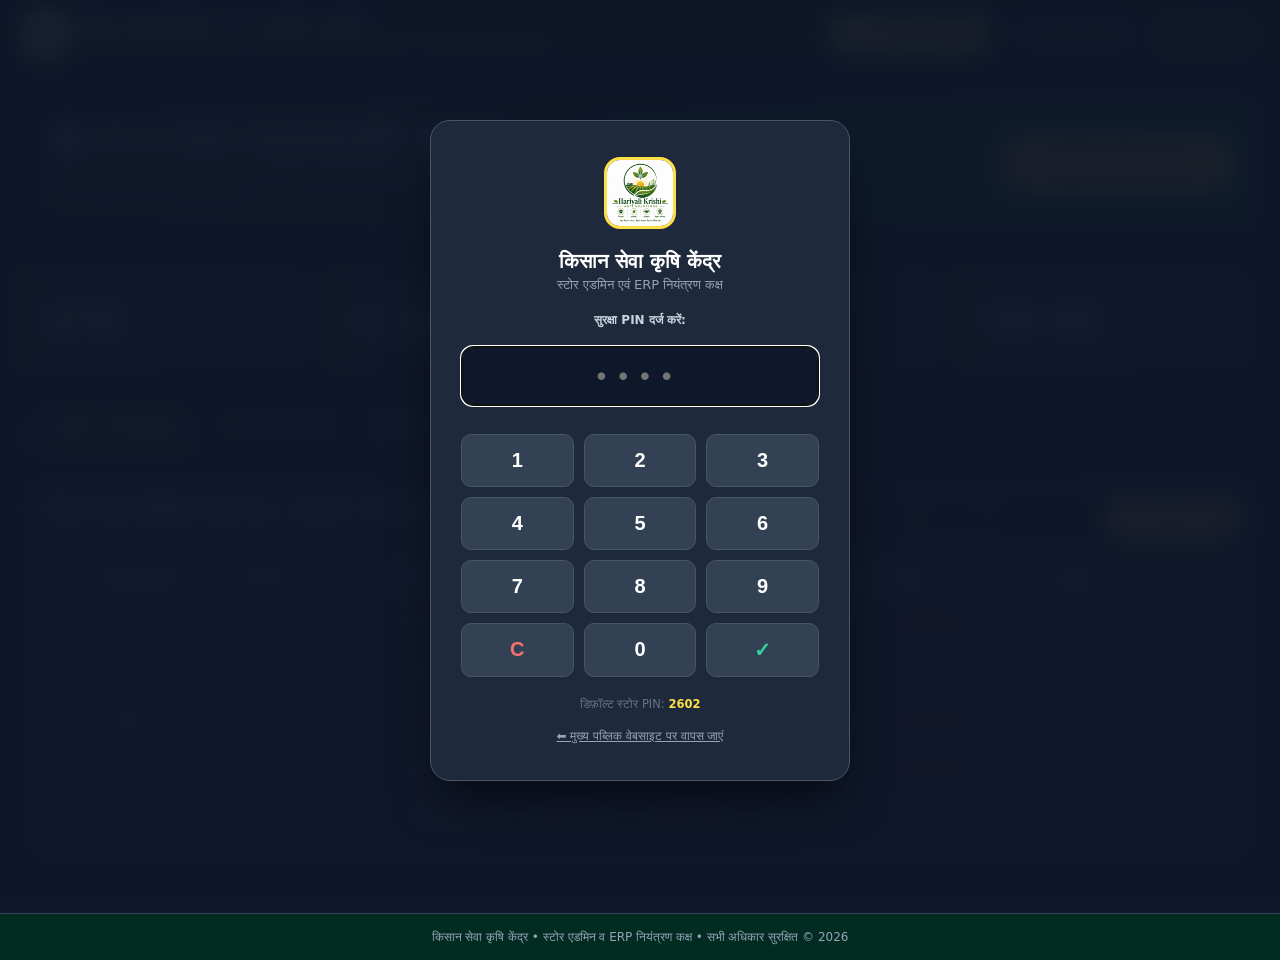
<file: admin.html>
﻿<!DOCTYPE html>
<html lang="hi">
<head>
    <meta http-equiv="Cache-Control" content="no-cache, no-store, must-revalidate" />
    <meta http-equiv="Pragma" content="no-cache" />
    <meta http-equiv="Expires" content="0" />
  <meta charset="UTF-8">
  <meta name="viewport" content="width=device-width, initial-scale=1.0">
  <title>स्टोर एडमिन एवं ERP पोर्टल | किसान सेवा कृषि केंद्र</title>
  <link rel="icon" type="image/png" href="favicon.png">
  <style>
    :root {
      --primary: #064e3b;
      --primary-dark: #022c22;
      --primary-light: #059669;
      --accent: #fde047;
      --accent-hover: #eab308;
      --bg: #0f172a;
      --surface: #1e293b;
      --surface-light: #334155;
      --border: #475569;
      --text: #f8fafc;
      --text-muted: #94a3b8;
      --danger: #ef4444;
      --success: #10b981;
      --warning: #f59e0b;
      --font: system-ui, -apple-system, BlinkMacSystemFont, "Segoe UI", Roboto, "Noto Sans Devanagari", sans-serif;
    }

    * { box-sizing: border-box; margin: 0; padding: 0; }
    body {
      font-family: var(--font);
      background: var(--bg);
      color: var(--text);
      min-height: 100vh;
      display: flex;
      flex-direction: column;
    }

    /* Top Navbar */
    .admin-navbar {
      background: var(--primary-dark);
      border-bottom: 2px solid var(--primary);
      padding: 12px 24px;
      display: flex;
      align-items: center;
      justify-content: space-between;
      gap: 16px;
      position: sticky;
      top: 0;
      z-index: 100;
    }
    .brand-group {
      display: flex;
      align-items: center;
      gap: 12px;
    }
    .brand-logo {
      width: 44px;
      height: 44px;
      border-radius: 10px;
      object-fit: cover;
      border: 2px solid var(--accent);
    }
    .brand-title {
      font-size: 17px;
      font-weight: 800;
      color: white;
    }
    .brand-sub {
      font-size: 11.5px;
      color: var(--accent);
    }
    .admin-nav-actions {
      display: flex;
      align-items: center;
      gap: 12px;
    }
    .btn {
      display: inline-flex;
      align-items: center;
      gap: 6px;
      padding: 8px 16px;
      border-radius: 8px;
      font-size: 13.5px;
      font-weight: 700;
      cursor: pointer;
      text-decoration: none;
      transition: all 0.2s;
      border: none;
    }
    .btn-gold {
      background: var(--accent);
      color: #0f172a !important;
    }
    .btn-gold:hover {
      background: var(--accent-hover);
      transform: translateY(-1px);
    }
    .btn-outline {
      background: transparent;
      border: 1px solid var(--surface-light);
      color: var(--text);
    }
    .btn-outline:hover {
      background: var(--surface-light);
    }
    .btn-danger {
      background: rgba(239, 68, 68, 0.15);
      border: 1px solid var(--danger);
      color: #fca5a5;
    }
    .btn-danger:hover {
      background: var(--danger);
      color: white;
    }

    /* Main Container */
    .main-container {
      max-width: 1300px;
      margin: 0 auto;
      padding: 24px 20px;
      width: 100%;
      flex: 1;
    }

    /* Auth Overlay */
    .auth-overlay {
      position: fixed;
      inset: 0;
      background: rgba(15, 23, 42, 0.95);
      backdrop-filter: blur(12px);
      z-index: 1000;
      display: flex;
      align-items: center;
      justify-content: center;
      padding: 20px;
    }
    .auth-card {
      background: var(--surface);
      border: 1px solid var(--border);
      border-radius: 20px;
      padding: 36px 30px;
      max-width: 420px;
      width: 100%;
      text-align: center;
      box-shadow: 0 25px 50px -12px rgba(0,0,0,0.6);
    }
    .auth-logo {
      width: 72px;
      height: 72px;
      border-radius: 16px;
      object-fit: cover;
      border: 3px solid var(--accent);
      margin-bottom: 16px;
    }
    .pin-display {
      font-size: 28px;
      letter-spacing: 12px;
      padding: 12px;
      background: var(--bg);
      border: 2px solid var(--primary-light);
      border-radius: 12px;
      color: var(--accent);
      text-align: center;
      width: 100%;
      margin: 18px 0;
    }
    .keypad {
      display: grid;
      grid-template-columns: repeat(3, 1fr);
      gap: 10px;
      margin-top: 10px;
    }
    .key-btn {
      background: var(--surface-light);
      border: 1px solid var(--border);
      color: white;
      font-size: 20px;
      font-weight: 700;
      padding: 14px;
      border-radius: 10px;
      cursor: pointer;
      transition: background 0.15s;
    }
    .key-btn:hover {
      background: var(--primary);
    }

    /* Primary Hero Launcher */
    .erp-hero-launcher {
      background: linear-gradient(135deg, #022c22 0%, #064e3b 50%, #065f46 100%);
      border: 1px solid rgba(52, 211, 153, 0.4);
      border-radius: 20px;
      padding: 30px;
      margin-bottom: 28px;
      display: flex;
      justify-content: space-between;
      align-items: center;
      flex-wrap: wrap;
      gap: 20px;
      box-shadow: 0 10px 25px rgba(0,0,0,0.3);
    }
    .launcher-title {
      font-size: 24px;
      font-weight: 800;
      color: white;
      display: flex;
      align-items: center;
      gap: 10px;
    }
    .launcher-desc {
      font-size: 13.5px;
      color: #d1fae5;
      margin-top: 6px;
      max-width: 650px;
      line-height: 1.6;
    }

    /* Metric KPI Cards */
    .kpi-grid {
      display: grid;
      grid-template-columns: repeat(auto-fit, minmax(240px, 1fr));
      gap: 18px;
      margin-bottom: 30px;
    }
    .kpi-card {
      background: var(--surface);
      border: 1px solid var(--border);
      border-radius: 16px;
      padding: 20px;
      position: relative;
      overflow: hidden;
      box-shadow: 0 4px 6px -1px rgba(0,0,0,0.1);
    }
    .kpi-card::before {
      content: '';
      position: absolute;
      top: 0;
      left: 0;
      width: 4px;
      height: 100%;
      background: var(--accent);
    }
    .kpi-lbl {
      font-size: 12.5px;
      color: var(--text-muted);
      font-weight: 600;
    }
    .kpi-val {
      font-size: 26px;
      font-weight: 800;
      color: white;
      margin: 8px 0 4px 0;
    }
    .kpi-sub {
      font-size: 11.5px;
      color: #34d399;
    }

    /* Tabs Navigation */
    .tabs-bar {
      display: flex;
      gap: 8px;
      border-bottom: 2px solid var(--surface-light);
      margin-bottom: 24px;
      overflow-x: auto;
      padding-bottom: 2px;
    }
    .tab-btn {
      background: transparent;
      border: none;
      color: var(--text-muted);
      font-size: 15px;
      font-weight: 700;
      padding: 10px 18px;
      cursor: pointer;
      border-radius: 8px 8px 0 0;
      position: relative;
      transition: color 0.2s;
      white-space: nowrap;
    }
    .tab-btn.active {
      color: var(--accent);
      background: var(--surface);
    }
    .tab-btn.active::after {
      content: '';
      position: absolute;
      bottom: -2px;
      left: 0;
      right: 0;
      height: 2px;
      background: var(--accent);
    }

    /* Content Cards & Tables */
    .tab-content {
      display: none;
    }
    .tab-content.active {
      display: block;
    }

    .card {
      background: var(--surface);
      border: 1px solid var(--border);
      border-radius: 16px;
      padding: 24px;
      margin-bottom: 24px;
    }
    .card-header {
      display: flex;
      justify-content: space-between;
      align-items: center;
      margin-bottom: 20px;
      flex-wrap: wrap;
      gap: 12px;
    }
    .card-title {
      font-size: 18px;
      font-weight: 700;
      color: white;
    }

    .search-box {
      background: var(--bg);
      border: 1px solid var(--border);
      color: white;
      padding: 9px 14px;
      border-radius: 8px;
      font-size: 13.5px;
      width: 280px;
    }
    .search-box:focus {
      outline: none;
      border-color: var(--accent);
    }

    table {
      width: 100%;
      border-collapse: collapse;
      text-align: left;
      font-size: 13.5px;
    }
    th {
      background: var(--surface-light);
      padding: 12px 14px;
      color: var(--text-muted);
      font-weight: 700;
      border-bottom: 1px solid var(--border);
    }
    td {
      padding: 12px 14px;
      border-bottom: 1px solid rgba(255,255,255,0.06);
      color: #e2e8f0;
    }
    tr:hover td {
      background: rgba(255,255,255,0.02);
    }
    .badge {
      display: inline-block;
      padding: 3px 8px;
      border-radius: 6px;
      font-size: 11px;
      font-weight: 800;
      text-transform: uppercase;
    }
    .badge-success { background: rgba(16, 185, 129, 0.2); color: #6ee7b7; border: 1px solid #059669; }
    .badge-danger { background: rgba(239, 68, 68, 0.2); color: #fca5a5; border: 1px solid #dc2626; }
    .badge-warning { background: rgba(245, 158, 11, 0.2); color: #fde68a; border: 1px solid #d97706; }

    /* Footer */
    .admin-footer {
      background: var(--primary-dark);
      padding: 16px 24px;
      text-align: center;
      font-size: 12px;
      color: var(--text-muted);
      border-top: 1px solid var(--surface-light);
      margin-top: auto;
    }

    @media (max-width: 768px) {
      .admin-navbar { flex-direction: column; align-items: flex-start; }
      .erp-hero-launcher { flex-direction: column; align-items: flex-start; }
      .search-box { width: 100%; }
      table { display: block; overflow-x: auto; }
    }
  </style>
</head>
<body>

  <!-- Authentication PIN Overlay -->
  <div id="authOverlay" class="auth-overlay">
    <div class="auth-card">
      <img src="assets/images/logo.jpg" alt="Kisan Seva Logo" class="auth-logo">
      <h2 style="font-size:20px; font-weight:800; color:white; margin-bottom:4px;">किसान सेवा कृषि केंद्र</h2>
      <p style="font-size:13px; color:var(--text-muted);">स्टोर एडमिन एवं ERP नियंत्रण कक्ष</p>

      <div style="margin-top:16px;">
        <label style="font-size:12px; color:#cbd5e1; font-weight:600;">सुरक्षा PIN दर्ज करें:</label>
        <input type="password" id="pinInput" class="pin-display" maxlength="8" placeholder="••••" autofocus>
      </div>

      <div id="authError" style="color:var(--danger); font-size:12.5px; margin-bottom:10px; display:none;">
        ❌ अमान्य PIN! कृपया सही पिन दर्ज करें।
      </div>

      <div class="keypad">
        <button class="key-btn" onclick="pressKey('1')">1</button>
        <button class="key-btn" onclick="pressKey('2')">2</button>
        <button class="key-btn" onclick="pressKey('3')">3</button>
        <button class="key-btn" onclick="pressKey('4')">4</button>
        <button class="key-btn" onclick="pressKey('5')">5</button>
        <button class="key-btn" onclick="pressKey('6')">6</button>
        <button class="key-btn" onclick="pressKey('7')">7</button>
        <button class="key-btn" onclick="pressKey('8')">8</button>
        <button class="key-btn" onclick="pressKey('9')">9</button>
        <button class="key-btn" onclick="clearPin()" style="color:#f87171;">C</button>
        <button class="key-btn" onclick="pressKey('0')">0</button>
        <button class="key-btn" onclick="submitPin()" style="color:#34d399; font-weight:900;">✓</button>
      </div>

      <div style="margin-top:20px; font-size:11.5px; color:#64748b;">
        डिफ़ॉल्ट स्टोर PIN: <strong style="color:var(--accent);">2602</strong>
      </div>
      <div style="margin-top:14px;">
        <a href="index.html" style="color:#94a3b8; font-size:12px; text-decoration:underline;">⬅️ मुख्य पब्लिक वेबसाइट पर वापस जाएं</a>
      </div>
    </div>
  </div>

  <!-- Admin Top Bar -->
  <header class="admin-navbar">
    <div class="brand-group">
      <img src="assets/images/logo.jpg" alt="Logo" class="brand-logo">
      <div>
        <div class="brand-title">किसान सेवा कृषि केंद्र - स्टोर एडमिन व ERP</div>
        <div class="brand-sub">प्रो. बालचन्द (Balchand Kumar) • GSTIN: 23GEGPK9903G1ZF • कृषि मंडी (सेंट्रल डिस्ट्रिक्ट)</div>
      </div>
    </div>
    <div class="admin-nav-actions">
      <a href="billing_invoice.html" class="btn btn-gold">🧾 नया पक्का बिल बनाएं</a>
      <a href="index.html" class="btn btn-outline" target="_blank">🌐 पब्लिक साइट देखें</a>
      <button class="btn btn-danger" onclick="logoutAdmin()">🔒 लॉगआउट</button>
    </div>
  </header>

  <!-- Main Container -->
  <main class="main-container">

    <!-- Big ERP Launcher -->
    <div class="erp-hero-launcher">
      <div>
        <div class="launcher-title">
          <span>🧾</span> IFFCO किसान कंप्यूटराइज्ड बिलिंग सॉफ्टवेयर
        </div>
        <div class="launcher-desc">
          यहाँ से नया पक्का GST इनवॉइस बनाएं, 5% कृषि खाद सब्सिडी टैक्स विभाजन स्वतः गणना करें, A4 प्रिंट निकालें व सीधे किसान के WhatsApp नंबर पर पक्का बिल भेजें।
        </div>
      </div>
      <div>
        <a href="billing_invoice.html" class="btn btn-gold" style="padding:14px 24px; font-size:16px;">
          🚀 बिलिंग सॉफ्टवेयर खोलें ➔
        </a>
      </div>
    </div>

    <!-- Metric KPI Grid -->
    <div class="kpi-grid">
      <div class="kpi-card">
        <div class="kpi-lbl">आज के कुल इनवॉइस</div>
        <div class="kpi-val">18 बिल</div>
        <div class="kpi-sub">↑ कल से 4 बिल अधिक</div>
      </div>
      <div class="kpi-card">
        <div class="kpi-lbl">आज की कुल बिक्री (Sales)</div>
        <div class="kpi-val">₹1,48,500</div>
        <div class="kpi-sub">नकद: ₹95,000 | UPI: ₹53,500</div>
      </div>
      <div class="kpi-card">
        <div class="kpi-lbl">किसान उधारी खाता (Credit Dues)</div>
        <div class="kpi-val">₹1,84,200</div>
        <div class="kpi-sub" style="color:#f87171;">382 किसान खाते सक्रिय</div>
      </div>
      <div class="kpi-card">
        <div class="kpi-lbl">इन्वेंटरी व स्टॉक स्टेटस</div>
        <div class="kpi-val">पर्याप्त स्टॉक</div>
        <div class="kpi-sub">यूरिया: 45 बैग | DAP: 60 बैग</div>
      </div>
    </div>

    <!-- ERP Module Tabs -->
    <div class="tabs-bar">
      <button class="tab-btn active" onclick="showTab('tabKhata', this)">👥 किसान उधारी बहीखाता</button>
      <button class="tab-btn" onclick="showTab('tabInventory', this)">📦 स्टॉक एवं इन्वेंटरी</button>
      <button class="tab-btn" onclick="showTab('tabSales', this)">📊 दैनिक बिक्री रिपोर्ट</button>
      <button class="tab-btn" onclick="showTab('tabSettings', this)">⚙️ दुकान सेटिंग्स</button>
    </div>

    <!-- TAB 1: Farmer Khata Ledger -->
    <div id="tabKhata" class="tab-content active">
      <div class="card">
        <div class="card-header">
          <div>
            <h3 class="card-title">किसान उधारी बहीखाता (Farmer Credit Ledger)</h3>
            <p style="font-size:12.5px; color:var(--text-muted); margin-top:3px;">कृषि मंडी व आसपास के गांवों के किसानों का उधारी व जमा हिसाब</p>
          </div>
          <div style="display:flex; gap:10px; flex-wrap:wrap;">
            <input type="text" id="khataSearch" class="search-box" placeholder="किसान नाम / मोबाइल / गांव से खोजें..." onkeyup="filterKhataTable()">
            <button class="btn btn-gold" onclick="addNewFarmerPrompt()">+ नया किसान जोड़ें</button>
          </div>
        </div>

        <table id="khataTable">
          <thead>
            <tr>
              <th>#</th>
              <th>किसान का नाम</th>
              <th>गांव / पता</th>
              <th>मोबाइल नंबर</th>
              <th>कुल खरीद</th>
              <th>जमा राशि</th>
              <th>शेष बकाया</th>
              <th>स्थिति</th>
              <th>एक्शन</th>
            </tr>
          </thead>
          <tbody id="khataTableBody">
            <tr>
              <td>1</td>
              <td><strong>रामेश्वर पटेल</strong></td>
              <td>राजाबंदी (कृषि मंडी)</td>
              <td>9876543210</td>
              <td>₹34,800</td>
              <td>₹25,000</td>
              <td style="color:#f87171; font-weight:800;">₹9,800</td>
              <td><span class="badge badge-danger">बकाया (Due)</span></td>
              <td>
                <a href="https://wa.me/919876543210?text=नमस्ते%20रामेश्वर%20जी,%20किसान सेवा%20कृषि%20केंद्र%20कृषि मंडी%20पर%20आपका%20शेष%20बकाया%20₹9,800%20है।" target="_blank" class="btn btn-outline" style="padding:4px 8px; font-size:11px;">💬 WhatsApp तगादा</a>
              </td>
            </tr>
            <tr>
              <td>2</td>
              <td><strong>जगमोहन कुर्मी</strong></td>
              <td>कृषि मंडी वार्ड 4</td>
              <td>7896543210</td>
              <td>₹1,90,000</td>
              <td>₹1,90,000</td>
              <td style="color:#34d399; font-weight:800;">₹0.00</td>
              <td><span class="badge badge-success">पूर्ण चुकता (Clear)</span></td>
              <td>
                <button class="btn btn-outline" style="padding:4px 8px; font-size:11px;" onclick="alert('खाता पूरी तरह चुकता है!')">✓ क्लियर</button>
              </td>
            </tr>
            <tr>
              <td>3</td>
              <td><strong>देवीदीन लोधी</strong></td>
              <td>सिमरी (कृषि मंडी)</td>
              <td>9425167890</td>
              <td>₹68,500</td>
              <td>₹50,000</td>
              <td style="color:#f87171; font-weight:800;">₹18,500</td>
              <td><span class="badge badge-danger">बकाया (Due)</span></td>
              <td>
                <a href="https://wa.me/919425167890?text=नमस्ते%20देवीदीन%20जी,%20किसान सेवा%20कृषि%20केंद्र%20कृषि मंडी%20पर%20आपका%20शेष%20बकाया%20₹18,500%20है।" target="_blank" class="btn btn-outline" style="padding:4px 8px; font-size:11px;">💬 WhatsApp तगादा</a>
              </td>
            </tr>
            <tr>
              <td>4</td>
              <td><strong>भरत कुर्मी</strong></td>
              <td>मंगोला (कृषि मंडी)</td>
              <td>9826312450</td>
              <td>₹42,000</td>
              <td>₹35,000</td>
              <td style="color:#f87171; font-weight:800;">₹7,000</td>
              <td><span class="badge badge-danger">बकाया (Due)</span></td>
              <td>
                <a href="https://wa.me/919826312450?text=नमस्ते%20भरत%20जी,%20किसान सेवा%20कृषि%20केंद्र%20कृषि मंडी%20पर%20आपका%20शेष%20बकाया%20₹7,000%20है।" target="_blank" class="btn btn-outline" style="padding:4px 8px; font-size:11px;">💬 WhatsApp तगादा</a>
              </td>
            </tr>
            <tr>
              <td>5</td>
              <td><strong>किशन लाल साहू</strong></td>
              <td>कृषि मंडी मुख्य बाजार</td>
              <td>9981245678</td>
              <td>₹15,200</td>
              <td>₹15,200</td>
              <td style="color:#34d399; font-weight:800;">₹0.00</td>
              <td><span class="badge badge-success">पूर्ण चुकता (Clear)</span></td>
              <td>
                <button class="btn btn-outline" style="padding:4px 8px; font-size:11px;" onclick="alert('खाता पूरी तरह चुकता है!')">✓ क्लियर</button>
              </td>
            </tr>
          </tbody>
        </table>
      </div>
    </div>

    <!-- TAB 2: Inventory & Stock Manager -->
    <div id="tabInventory" class="tab-content">
      <div class="card">
        <div class="card-header">
          <div>
            <h3 class="card-title">स्टॉक एवं इन्वेंटरी प्रबंधन (Live Stock Inventory)</h3>
            <p style="font-size:12.5px; color:var(--text-muted); margin-top:3px;">दुकान में उपलब्ध उर्वरक, प्रमाणित बीज व कीटनाशक दवाओं का लाइव स्टॉक</p>
          </div>
          <div>
            <a href="billing_invoice.html" class="btn btn-gold">+ नया बिल काटें</a>
          </div>
        </div>

        <table>
          <thead>
            <tr>
              <th>उत्पाद का नाम</th>
              <th>श्रेणी</th>
              <th>कंपनी</th>
              <th>स्टॉक मात्रा</th>
              <th>सरकारी/एमआरपी दर</th>
              <th>स्टॉक स्थिति</th>
            </tr>
          </thead>
          <tbody>
            <tr>
              <td><strong>इफ्को नीम कोटेड यूरिया (45kg)</strong></td>
              <td>उर्वरक</td>
              <td>IFFCO</td>
              <td>45 बैग</td>
              <td>₹266.50 / बैग</td>
              <td><span class="badge badge-warning">सीमित स्टॉक</span></td>
            </tr>
            <tr>
              <td><strong>इफ्को डीएपी खाद 18:46:0 (50kg)</strong></td>
              <td>उर्वरक</td>
              <td>IFFCO</td>
              <td>60 बैग</td>
              <td>₹1,350 / बैग</td>
              <td><span class="badge badge-success">उपलब्ध</span></td>
            </tr>
            <tr>
              <td><strong>इफ्को नैनो यूरिया (Liquid 500ml)</strong></td>
              <td>उर्वरक</td>
              <td>IFFCO</td>
              <td>120 बोतल</td>
              <td>₹225 / बोतल</td>
              <td><span class="badge badge-success">पर्याप्त स्टॉक</span></td>
            </tr>
            <tr>
              <td><strong>VNR 212 हाइब्रिड बैंगन / मिर्च बीज</strong></td>
              <td>बीज</td>
              <td>VNR Seeds</td>
              <td>85 पैकेट</td>
              <td>₹450 / पैकेट</td>
              <td><span class="badge badge-success">उपलब्ध</span></td>
            </tr>
            <tr>
              <td><strong>Bayer नैटिवो (Tebuconazole + Trifloxystrobin)</strong></td>
              <td>कीटनाशक</td>
              <td>Bayer CropScience</td>
              <td>35 डिब्बे</td>
              <td>₹980 / 250gm</td>
              <td><span class="badge badge-success">उपलब्ध</span></td>
            </tr>
            <tr>
              <td><strong>FMC कोराजन (Chlorantraniliprole 18.5%)</strong></td>
              <td>कीटनाशक</td>
              <td>FMC India</td>
              <td>18 बोतल</td>
              <td>₹1,750 / 150ml</td>
              <td><span class="badge badge-warning">री-ऑर्डर करें</span></td>
            </tr>
            <tr>
              <td><strong>2-इन-1 बैटरी एवं हस्तचालित स्प्रेयर (16L)</strong></td>
              <td>कृषि यंत्र</td>
              <td>Falcon Agro</td>
              <td>12 नग</td>
              <td>₹2,450 / नग</td>
              <td><span class="badge badge-success">उपलब्ध</span></td>
            </tr>
          </tbody>
        </table>
      </div>
    </div>

    <!-- TAB 3: Daily Sales & Report -->
    <div id="tabSales" class="tab-content">
      <div class="card">
        <div class="card-header">
          <div>
            <h3 class="card-title">दैनिक बिक्री रिपोर्ट (Daily Sales & Revenue Report)</h3>
            <p style="font-size:12.5px; color:var(--text-muted); margin-top:3px;">आज की कुल बिक्री, नकद व उधारी का संक्षेप</p>
          </div>
          <div>
            <button class="btn btn-outline" onclick="window.print()">🖨️ रिपोर्ट प्रिंट करें</button>
          </div>
        </div>

        <div style="display:grid; grid-template-columns: repeat(auto-fit, minmax(200px, 1fr)); gap:14px; margin-bottom:20px;">
          <div style="background:var(--bg); padding:14px; border-radius:10px; border:1px solid var(--border);">
            <div style="color:var(--text-muted); font-size:12px;">नकद बिक्री (Cash)</div>
            <div style="font-size:20px; font-weight:800; color:#34d399; margin-top:4px;">₹95,000</div>
          </div>
          <div style="background:var(--bg); padding:14px; border-radius:10px; border:1px solid var(--border);">
            <div style="color:var(--text-muted); font-size:12px;">ऑनलाइन / UPI बिक्री</div>
            <div style="font-size:20px; font-weight:800; color:#38bdf8; margin-top:4px;">₹53,500</div>
          </div>
          <div style="background:var(--bg); padding:14px; border-radius:10px; border:1px solid var(--border);">
            <div style="color:var(--text-muted); font-size:12px;">उधारी बिक्री (Credit)</div>
            <div style="font-size:20px; font-weight:800; color:#fb923c; margin-top:4px;">₹24,000</div>
          </div>
          <div style="background:var(--bg); padding:14px; border-radius:10px; border:1px solid var(--primary-light);">
            <div style="color:var(--accent); font-size:12px; font-weight:700;">कुल आज का टर्नओवर</div>
            <div style="font-size:22px; font-weight:900; color:white; margin-top:4px;">₹1,72,500</div>
          </div>
        </div>

        <h4 style="font-size:15px; color:white; margin-bottom:12px;">आज कटे हुए प्रमुख पक्के इनवॉइस बिल:</h4>
        <table>
          <thead>
            <tr>
              <th>बिल क्रमांक</th>
              <th>समय</th>
              <th>किसान का नाम</th>
              <th>सामग्री</th>
              <th>भुगतान का माध्यम</th>
              <th>कुल राशि</th>
            </tr>
          </thead>
          <tbody>
            <tr>
              <td><strong>#INV-1082</strong></td>
              <td>10:15 AM</td>
              <td>महेश सिंह (कृषि मंडी)</td>
              <td>4 बोरी यूरिया + 1 Nativo</td>
              <td>नकद (Cash)</td>
              <td>₹2,046.00</td>
            </tr>
            <tr>
              <td><strong>#INV-1083</strong></td>
              <td>11:40 AM</td>
              <td>सत्येन्द्र पटेल (सिमरी)</td>
              <td>10 बोरी DAP + 2 पैकेट हाइब्रिड बीज</td>
              <td>PhonePe UPI</td>
              <td>₹14,400.00</td>
            </tr>
            <tr>
              <td><strong>#INV-1084</strong></td>
              <td>02:10 PM</td>
              <td>राजकुमार कुर्मी (राजाबंदी)</td>
              <td>1 बैटरी स्प्रे पंप + 2 बोतल कीटनाशक</td>
              <td>नकद (Cash)</td>
              <td>₹4,650.00</td>
            </tr>
            <tr>
              <td><strong>#INV-1085</strong></td>
              <td>04:30 PM</td>
              <td>देवीदीन लोधी (सिमरी)</td>
              <td>6 बोरी यूरिया (खाता उधारी)</td>
              <td>खाता उधारी</td>
              <td>₹1,599.00</td>
            </tr>
          </tbody>
        </table>
      </div>
    </div>

    <!-- TAB 4: Store Settings -->
    <div id="tabSettings" class="tab-content">
      <div class="card" style="max-width:700px;">
        <h3 class="card-title" style="margin-bottom:16px;">दुकान एवं एडमिन प्रोफाइल सेटिंग्स</h3>
        
        <div style="display:grid; gap:16px;">
          <div>
            <label style="font-size:12.5px; color:var(--text-muted); display:block; margin-bottom:5px;">प्रतिष्ठान का नाम:</label>
            <input type="text" value="किसान सेवा कृषि केंद्र (Kisan Seva Krishi Kendra)" class="search-box" style="width:100%;" readonly>
          </div>
          <div style="display:grid; grid-template-columns: 1fr 1fr; gap:12px;">
            <div>
              <label style="font-size:12.5px; color:var(--text-muted); display:block; margin-bottom:5px;">आधिकारिक GSTIN:</label>
              <input type="text" value="23GEGPK9903G1ZF" class="search-box" style="width:100%;" readonly>
            </div>
            <div>
              <label style="font-size:12.5px; color:var(--text-muted); display:block; margin-bottom:5px;">संचालक / प्रोप्राइटर:</label>
              <input type="text" value="बालचन्द" class="search-box" style="width:100%;" readonly>
            </div>
          </div>
          <div>
            <label style="font-size:12.5px; color:var(--text-muted); display:block; margin-bottom:5px;">दुकान संपर्क नंबर / WhatsApp:</label>
            <input type="text" value="+91 62610 26021" class="search-box" style="width:100%;" readonly>
          </div>
          <div>
            <label style="font-size:12.5px; color:var(--text-muted); display:block; margin-bottom:5px;">पता:</label>
            <input type="text" value="Agro Market, Madhya Pradesh 470772" class="search-box" style="width:100%;" readonly>
          </div>
          <div>
            <label style="font-size:12.5px; color:var(--text-muted); display:block; margin-bottom:5px;">एडमिन लॉगिन PIN:</label>
            <input type="text" value="2602" class="search-box" style="width:100%;" readonly>
          </div>
        </div>
      </div>
    </div>

  </main>

  <footer class="admin-footer">
    किसान सेवा कृषि केंद्र • स्टोर एडमिन व ERP नियंत्रण कक्ष • सभी अधिकार सुरक्षित © 2026
  </footer>

  <script>
    const CORRECT_PIN = '2602';
    const CORRECT_PASS = 'admin@kisanseva';

    // Auth logic
    function checkAuth() {
      if (sessionStorage.getItem('hk_admin_auth') === 'true') {
        document.getElementById('authOverlay').style.display = 'none';
      } else {
        document.getElementById('authOverlay').style.display = 'flex';
      }
    }

    function pressKey(num) {
      const pinInput = document.getElementById('pinInput');
      if (pinInput.value.length < 8) {
        pinInput.value += num;
      }
      if (pinInput.value.length === 4 && pinInput.value === CORRECT_PIN) {
        submitPin();
      }
    }

    function clearPin() {
      document.getElementById('pinInput').value = '';
      document.getElementById('authError').style.display = 'none';
    }

    function submitPin() {
      const val = document.getElementById('pinInput').value.trim();
      if (val === CORRECT_PIN || val === CORRECT_PASS) {
        sessionStorage.setItem('hk_admin_auth', 'true');
        document.getElementById('authOverlay').style.display = 'none';
      } else {
        document.getElementById('authError').style.display = 'block';
        document.getElementById('pinInput').value = '';
      }
    }

    document.getElementById('pinInput').addEventListener('keydown', function(e) {
      if (e.key === 'Enter') submitPin();
    });

    function logoutAdmin() {
      sessionStorage.removeItem('hk_admin_auth');
      window.location.href = 'index.html';
    }

    // Tabs switching
    function showTab(tabId, btn) {
      document.querySelectorAll('.tab-content').forEach(t => t.classList.remove('active'));
      document.querySelectorAll('.tab-btn').forEach(b => b.classList.remove('active'));
      document.getElementById(tabId).classList.add('active');
      if (btn) btn.classList.add('active');
    }

    // Farmer Khata Filtering
    function filterKhataTable() {
      const q = document.getElementById('khataSearch').value.toLowerCase().trim();
      const rows = document.querySelectorAll('#khataTableBody tr');
      rows.forEach(row => {
        const text = row.innerText.toLowerCase();
        row.style.display = text.includes(q) ? '' : 'none';
      });
    }

    function addNewFarmerPrompt() {
      const name = prompt('नया किसान का नाम दर्ज करें:');
      if (!name) return;
      const village = prompt('गांव का नाम दर्ज करें:', 'कृषि मंडी');
      const mobile = prompt('मोबाइल नंबर दर्ज करें:');
      const amount = prompt('प्रारंभिक खरीद/बकाया राशि (₹):', '0');

      const tbody = document.getElementById('khataTableBody');
      const rowCount = tbody.children.length + 1;
      const tr = document.createElement('tr');
      tr.innerHTML = `
        <td>${rowCount}</td>
        <td><strong>${name}</strong></td>
        <td>${village}</td>
        <td>${mobile || '—'}</td>
        <td>₹${amount}</td>
        <td>₹0.00</td>
        <td style="color:#f87171; font-weight:800;">₹${amount}</td>
        <td><span class="badge badge-danger">बकाया (Due)</span></td>
        <td>
          <a href="https://wa.me/91${mobile}?text=नमस्ते%20${encodeURIComponent(name)}%20जी,%20किसान सेवा%20कृषि%20केंद्र%20कृषि मंडी%20पर%20आपका%20खाता%20दर्ज%20हुआ।" target="_blank" class="btn btn-outline" style="padding:4px 8px; font-size:11px;">💬 WhatsApp</a>
        </td>
      `;
      tbody.prepend(tr);
      alert('किसान खाता सफलतापूर्वक जोड़ दिया गया!');
    }

    checkAuth();
  </script>
</body>
</html>
</file>
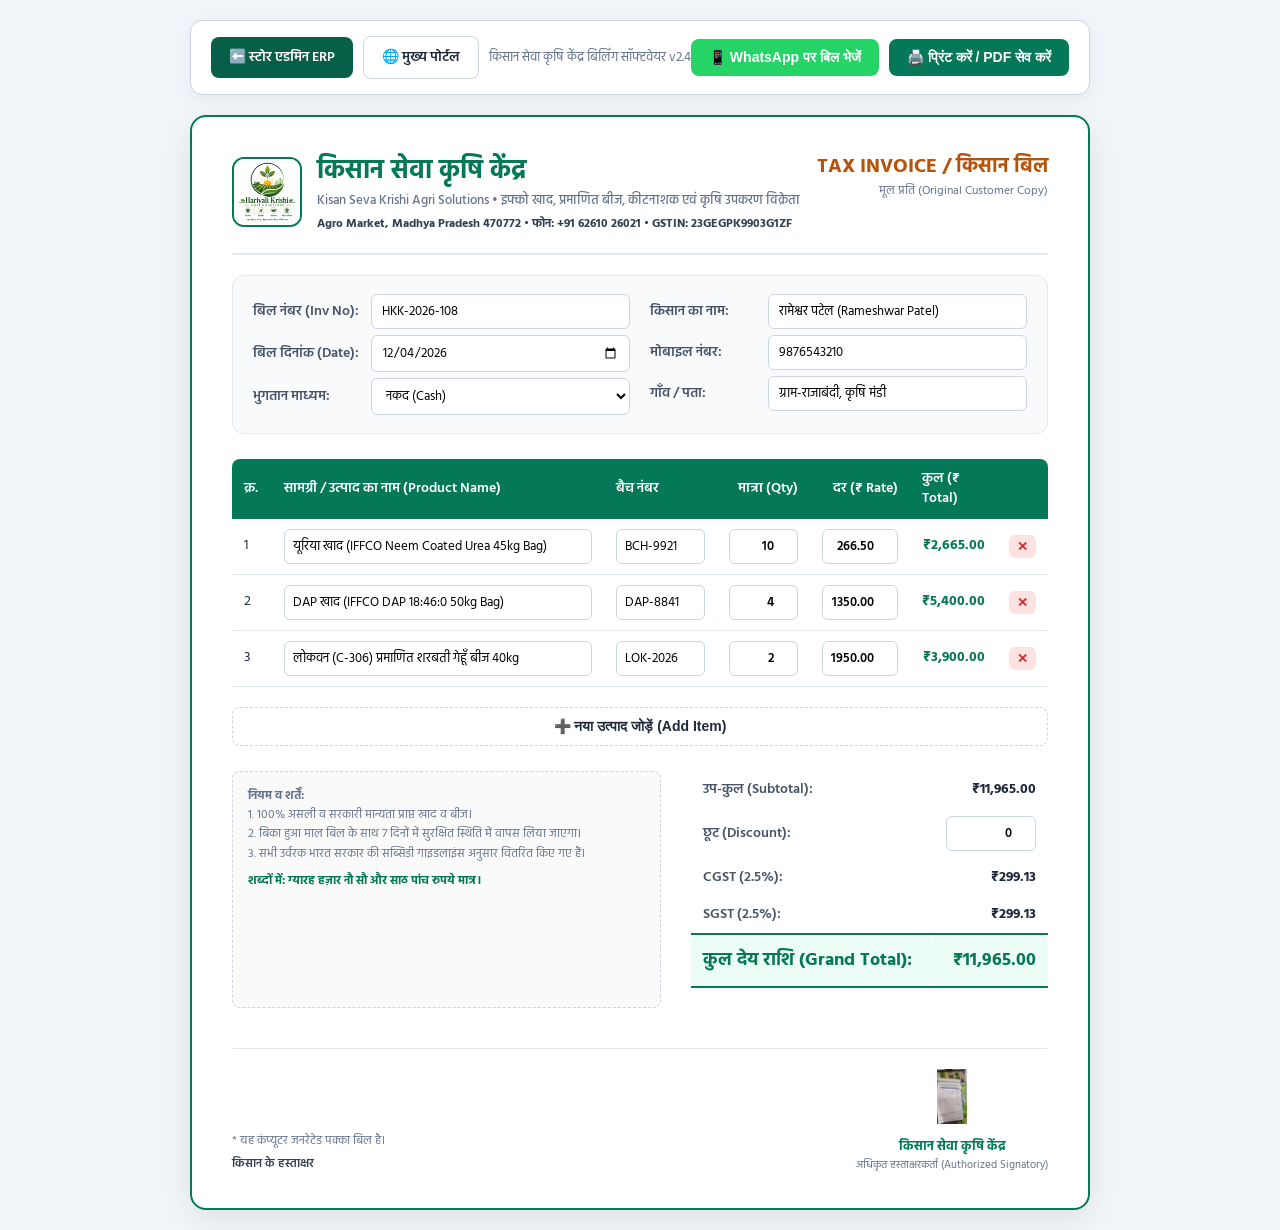
<file: billing_invoice.html>
﻿<!DOCTYPE html>
<html lang="hi">
<head>
    <meta http-equiv="Cache-Control" content="no-cache, no-store, must-revalidate" />
    <meta http-equiv="Pragma" content="no-cache" />
    <meta http-equiv="Expires" content="0" />
  <meta charset="UTF-8">
  <meta name="viewport" content="width=device-width, initial-scale=1.0">
  <title>टैक्स इनवॉइस / बिल - किसान सेवा कृषि केंद्र (Kisan Seva Krishi Kendra)</title>
  <link rel="preconnect" href="https://fonts.googleapis.com">
  <link rel="preconnect" href="https://fonts.gstatic.com" crossorigin>
  <link href="https://fonts.googleapis.com/css2?family=Hind:wght@400;500;600;700&family=Plus+Jakarta+Sans:wght@500;600;700;800&display=swap" rel="stylesheet">
  <style>
    :root {
      --primary: #047857;
      --primary-dark: #065f46;
      --primary-light: #ecfdf5;
      --accent: #b45309;
      --text: #1e293b;
      --text-muted: #64748b;
      --border: #cbd5e1;
      --bg: #f8fafc;
    }

    * { box-sizing: border-box; margin: 0; padding: 0; }
    body { font-family: 'Hind', 'Plus Jakarta Sans', sans-serif; background-color: #f1f5f9; color: var(--text); padding: 20px; line-height: 1.5; }

    .no-print-bar {
      max-width: 900px;
      margin: 0 auto 20px auto;
      display: flex;
      justify-content: space-between;
      align-items: center;
      background: white;
      padding: 15px 20px;
      border-radius: 12px;
      box-shadow: 0 4px 15px rgba(0,0,0,0.05);
      border: 1px solid var(--border);
    }

    .btn {
      display: inline-flex;
      align-items: center;
      gap: 8px;
      padding: 10px 18px;
      border-radius: 8px;
      font-weight: 600;
      font-size: 14px;
      cursor: pointer;
      border: none;
      transition: all 0.2s;
      text-decoration: none;
    }
    .btn-primary { background: var(--primary); color: white; }
    .btn-primary:hover { background: var(--primary-dark); }
    .btn-whatsapp { background: #25D366; color: white; }
    .btn-whatsapp:hover { background: #1ebc59; }
    .btn-outline { background: white; border: 1px solid var(--border); color: var(--text); }
    .btn-outline:hover { background: var(--bg); }

    .invoice-container {
      max-width: 900px;
      margin: 0 auto;
      background: white;
      padding: 35px 40px;
      border-radius: 16px;
      box-shadow: 0 10px 30px rgba(0,0,0,0.08);
      border: 2px solid var(--primary);
    }

    .header {
      display: flex;
      justify-content: space-between;
      border-bottom: 2px solid #e2e8f0;
      padding-bottom: 20px;
      margin-bottom: 20px;
    }
    .store-brand { display: flex; align-items: center; gap: 15px; }
    .store-logo { width: 70px; height: 70px; border-radius: 12px; object-fit: cover; border: 2px solid var(--primary); }
    .store-title { font-size: 26px; font-weight: 800; color: var(--primary); }
    .store-tagline { font-size: 13px; color: var(--text-muted); font-weight: 500; }
    .store-gst { font-size: 12px; font-weight: 700; color: #334155; margin-top: 4px; }

    .invoice-badge-box { text-align: right; }
    .invoice-title { font-size: 20px; font-weight: 800; color: var(--accent); }
    .invoice-copy { font-size: 12px; color: var(--text-muted); }

    .grid-info {
      display: grid;
      grid-template-columns: 1fr 1fr;
      gap: 20px;
      background: var(--bg);
      padding: 18px 20px;
      border-radius: 12px;
      border: 1px solid #e2e8f0;
      margin-bottom: 25px;
      font-size: 14px;
    }
    .info-group { display: flex; flex-direction: column; gap: 6px; }
    .form-row { display: flex; align-items: center; gap: 8px; }
    .form-row label { font-weight: 600; min-width: 110px; color: #475569; }
    .form-input {
      flex: 1;
      padding: 6px 10px;
      border: 1px solid var(--border);
      border-radius: 6px;
      font-size: 13px;
      font-family: inherit;
      background: white;
    }

    table {
      width: 100%;
      border-collapse: collapse;
      margin-bottom: 20px;
      font-size: 13.5px;
    }
    th {
      background: var(--primary);
      color: white;
      text-align: left;
      padding: 10px 12px;
      font-weight: 600;
    }
    th:first-child { border-top-left-radius: 8px; }
    th:last-child { border-top-right-radius: 8px; text-align: right; }
    td {
      padding: 10px 12px;
      border-bottom: 1px solid #e2e8f0;
      vertical-align: middle;
    }
    tr:hover td { background-color: #f8fafc; }

    .table-input {
      width: 100%;
      padding: 6px 8px;
      border: 1px solid var(--border);
      border-radius: 6px;
      font-size: 13px;
      font-family: inherit;
    }
    .qty-input, .price-input { text-align: right; font-weight: 600; }
    .item-total { font-weight: 700; color: var(--primary); text-align: right; }
    .btn-del {
      background: #fee2e2;
      color: #dc2626;
      border: none;
      padding: 4px 8px;
      border-radius: 6px;
      cursor: pointer;
      font-weight: bold;
    }

    .add-row-bar { margin-bottom: 25px; }

    .calc-summary {
      display: grid;
      grid-template-columns: 1.2fr 1fr;
      gap: 30px;
      margin-top: 20px;
    }
    .terms-box {
      font-size: 12px;
      color: #64748b;
      line-height: 1.6;
      border: 1px dashed #cbd5e1;
      padding: 15px;
      border-radius: 8px;
      background: #fafafa;
    }
    .totals-table { width: 100%; font-size: 14px; }
    .totals-table td { padding: 8px 12px; border: none; }
    .totals-table .total-label { color: #475569; font-weight: 600; }
    .totals-table .total-val { text-align: right; font-weight: 700; color: #1e293b; }
    .grand-total-row td {
      background: var(--primary-light);
      border-top: 2px solid var(--primary) !important;
      border-bottom: 2px solid var(--primary) !important;
      color: var(--primary);
      font-size: 18px;
      font-weight: 800;
      padding: 12px;
      border-radius: 8px;
    }

    .signature-section {
      display: flex;
      justify-content: space-between;
      align-items: flex-end;
      margin-top: 40px;
      padding-top: 20px;
      border-top: 1px solid #e2e8f0;
    }
    .signature-box { text-align: center; }
    .sig-img { max-height: 55px; margin-bottom: 5px; }

    /* PRINT STYLES - A4 Clean Sheet */
    @media print {
      body { background: white; padding: 0; }
      .no-print-bar, .btn-del, .add-row-bar { display: none !important; }
      .invoice-container { box-shadow: none; border: 1px solid #000; border-radius: 0; padding: 20px; }
      .form-input, .table-input { border: none; background: transparent; padding: 0; }
      th { background: #047857 !important; color: white !important; -webkit-print-color-adjust: exact; print-color-adjust: exact; }
      .grand-total-row td { background: #ecfdf5 !important; -webkit-print-color-adjust: exact; print-color-adjust: exact; }
    }
  </style>
</head>
<body>

  <!-- Controls Bar (Hidden during Print) -->
  <div class="no-print-bar">
    <div style="display:flex; align-items:center; gap:10px;">
      <a href="admin.html" class="btn btn-primary" style="background:#065f46;">⬅️ स्टोर एडमिन ERP</a>
      <a href="index.html" class="btn btn-outline">🌐 मुख्य पोर्टल</a>
      <span style="font-size:13px; color:var(--text-muted);">किसान सेवा कृषि केंद्र बिलिंग सॉफ्टवेयर v2.4</span>
    </div>
    <div style="display:flex; gap:10px;">
      <button onclick="shareWhatsApp()" class="btn btn-whatsapp">📱 WhatsApp पर बिल भेजें</button>
      <button onclick="window.print()" class="btn btn-primary">🖨️ प्रिंट करें / PDF सेव करें</button>
    </div>
  </div>

  <!-- Printable Invoice Document -->
  <div class="invoice-container" id="printableInvoice">
    <!-- Header -->
    <div class="header">
      <div class="store-brand">
        <img src="assets/images/logo.jpg" alt="Logo" class="store-logo" onerror="this.style.display='none'">
        <div>
          <div class="store-title">किसान सेवा कृषि केंद्र</div>
          <div class="store-tagline">Kisan Seva Krishi Agri Solutions • इफ्को खाद, प्रमाणित बीज, कीटनाशक एवं कृषि उपकरण विक्रेता</div>
          <div class="store-gst">Agro Market, Madhya Pradesh 470772 • फोन: +91 62610 26021 • GSTIN: 23GEGPK9903G1ZF</div>
        </div>
      </div>
      <div class="invoice-badge-box">
        <div class="invoice-title">TAX INVOICE / किसान बिल</div>
        <div class="invoice-copy">मूल प्रति (Original Customer Copy)</div>
      </div>
    </div>

    <!-- Bill & Farmer Info -->
    <div class="grid-info">
      <div class="info-group">
        <div class="form-row">
          <label>बिल नंबर (Inv No):</label>
          <input type="text" id="invNumber" class="form-input" value="HKK-2026-108">
        </div>
        <div class="form-row">
          <label>बिल दिनांक (Date):</label>
          <input type="date" id="invDate" class="form-input">
        </div>
        <div class="form-row">
          <label>भुगतान माध्यम:</label>
          <select id="paymentMethod" class="form-input">
            <option value="नकद (Cash)">नकद (Cash)</option>
            <option value="UPI / PhonePe">UPI / PhonePe / GPay</option>
            <option value="उधार (Credit / Khata)">उधार (Credit / Khata)</option>
          </select>
        </div>
      </div>

      <div class="info-group">
        <div class="form-row">
          <label>किसान का नाम:</label>
          <input type="text" id="farmerName" class="form-input" value="रामेश्वर पटेल (Rameshwar Patel)" placeholder="किसान का नाम">
        </div>
        <div class="form-row">
          <label>मोबाइल नंबर:</label>
          <input type="tel" id="farmerMobile" class="form-input" value="9876543210" placeholder="10 अंकों का मोबाइल">
        </div>
        <div class="form-row">
          <label>गाँव / पता:</label>
          <input type="text" id="farmerAddress" class="form-input" value="ग्राम-राजाबंदी, कृषि मंडी" placeholder="गाँव या पता">
        </div>
      </div>
    </div>

    <!-- Items Table -->
    <table id="invoiceTable">
      <thead>
        <tr>
          <th style="width: 5%;">क्र.</th>
          <th style="width: 45%;">सामग्री / उत्पाद का नाम (Product Name)</th>
          <th style="width: 15%;">बैच नंबर</th>
          <th style="width: 12%; text-align:right;">मात्रा (Qty)</th>
          <th style="width: 13%; text-align:right;">दर (₹ Rate)</th>
          <th style="width: 15%;">कुल (₹ Total)</th>
          <th style="width: 5%;" class="no-print-col"></th>
        </tr>
      </thead>
      <tbody id="invoiceItems">
        <!-- Row 1 -->
        <tr>
          <td class="row-index">1</td>
          <td>
            <input type="text" class="table-input" value="यूरिया खाद (IFFCO Neem Coated Urea 45kg Bag)" list="productList">
          </td>
          <td><input type="text" class="table-input" value="BCH-9921"></td>
          <td><input type="number" class="table-input qty-input" value="10" min="1" oninput="recalc()"></td>
          <td><input type="number" class="table-input price-input" value="266.50" step="0.5" oninput="recalc()"></td>
          <td class="item-total">₹2,665.00</td>
          <td class="no-print-col"><button onclick="deleteRow(this)" class="btn-del">✕</button></td>
        </tr>
        <!-- Row 2 -->
        <tr>
          <td class="row-index">2</td>
          <td>
            <input type="text" class="table-input" value="DAP खाद (IFFCO DAP 18:46:0 50kg Bag)" list="productList">
          </td>
          <td><input type="text" class="table-input" value="DAP-8841"></td>
          <td><input type="number" class="table-input qty-input" value="4" min="1" oninput="recalc()"></td>
          <td><input type="number" class="table-input price-input" value="1350.00" step="1" oninput="recalc()"></td>
          <td class="item-total">₹5,400.00</td>
          <td class="no-print-col"><button onclick="deleteRow(this)" class="btn-del">✕</button></td>
        </tr>
        <!-- Row 3 -->
        <tr>
          <td class="row-index">3</td>
          <td>
            <input type="text" class="table-input" value="लोकवन (C-306) प्रमाणित शरबती गेहूँ बीज 40kg" list="productList">
          </td>
          <td><input type="text" class="table-input" value="LOK-2026"></td>
          <td><input type="number" class="table-input qty-input" value="2" min="1" oninput="recalc()"></td>
          <td><input type="number" class="table-input price-input" value="1950.00" step="1" oninput="recalc()"></td>
          <td class="item-total">₹3,900.00</td>
          <td class="no-print-col"><button onclick="deleteRow(this)" class="btn-del">✕</button></td>
        </tr>
      </tbody>
    </table>

    <datalist id="productList">
      <option value="यूरिया खाद (IFFCO Neem Coated Urea 45kg Bag)">
      <option value="DAP खाद (IFFCO DAP 18:46:0 50kg Bag)">
      <option value="NPK खाद (IFFCO 12:32:16 50kg Bag)">
      <option value="महाधन NPK 19:19:19 1kg घुलनशील">
      <option value="लोकवन (C-306) प्रमाणित शरबती गेहूँ बीज 40kg">
      <option value="कोरोजन कीटनाशक (Coragen FMC 150ml)">
      <option value="सल्फर 90% WDG 3kg Bag">
      <option value="साइपरमेथ्रिन 10% EC 1 Litre">
    </datalist>

    <div class="add-row-bar">
      <button onclick="addRow()" class="btn btn-outline" style="border-style:dashed; width:100%; justify-content:center;">
        ➕ नया उत्पाद जोड़ें (Add Item)
      </button>
    </div>

    <!-- Summary & Totals -->
    <div class="calc-summary">
      <div class="terms-box">
        <strong>नियम व शर्तें:</strong><br>
        1. 100% असली व सरकारी मान्यता प्राप्त खाद व बीज।<br>
        2. बिका हुआ माल बिल के साथ 7 दिनों में सुरक्षित स्थिति में वापस लिया जाएगा।<br>
        3. सभी उर्वरक भारत सरकार की सब्सिडी गाइडलाइंस अनुसार वितरित किए गए हैं।<br>
        <span id="wordsTotal" style="display:block; margin-top:8px; font-weight:bold; color:var(--primary);"></span>
      </div>

      <div>
        <table class="totals-table">
          <tr>
            <td class="total-label">उप-कुल (Subtotal):</td>
            <td class="total-val" id="lblSubtotal">₹11,965.00</td>
          </tr>
          <tr>
            <td class="total-label">छूट (Discount):</td>
            <td class="total-val">
              <input type="number" id="discountInput" class="table-input qty-input" value="0" style="width:90px;" oninput="recalc()">
            </td>
          </tr>
          <tr>
            <td class="total-label">CGST (2.5%):</td>
            <td class="total-val" id="lblCgst">₹0.00</td>
          </tr>
          <tr>
            <td class="total-label">SGST (2.5%):</td>
            <td class="total-val" id="lblSgst">₹0.00</td>
          </tr>
          <tr class="grand-total-row">
            <td>कुल देय राशि (Grand Total):</td>
            <td style="text-align:right;" id="lblGrandTotal">₹11,965.00</td>
          </tr>
        </table>
      </div>
    </div>

    <!-- Signatures -->
    <div class="signature-section">
      <div>
        <div style="font-size:12px; color:#64748b;">* यह कंप्यूटर जनरेटेड पक्का बिल है।</div>
        <div style="font-size:12px; font-weight:600; color:#334155; margin-top:5px;">किसान के हस्ताक्षर</div>
      </div>
      <div class="signature-box">
        <img src="assets/images/signature.png" alt="Signature" class="sig-img" onerror="this.style.display='none'">
        <div style="font-size:13px; font-weight:700; color:var(--primary);">किसान सेवा कृषि केंद्र</div>
        <div style="font-size:11px; color:#64748b;">अधिकृत हस्ताक्षरकर्ता (Authorized Signatory)</div>
      </div>
    </div>
  </div>

  <script>
    // Set today's date
    document.getElementById('invDate').value = new Date().toISOString().split('T')[0];

    function recalc() {
      const rows = document.querySelectorAll('#invoiceItems tr');
      let subtotal = 0;

      rows.forEach((row, idx) => {
        row.querySelector('.row-index').innerText = idx + 1;
        const qty = parseFloat(row.querySelector('.qty-input').value) || 0;
        const price = parseFloat(row.querySelector('.price-input').value) || 0;
        const lineTotal = qty * price;
        subtotal += lineTotal;
        row.querySelector('.item-total').innerText = '₹' + lineTotal.toLocaleString('en-IN', { minimumFractionDigits: 2, maximumFractionDigits: 2 });
      });

      const discount = parseFloat(document.getElementById('discountInput').value) || 0;
      const taxable = Math.max(0, subtotal - discount);

      // 5% Fertilizer GST breakup (included/displayed)
      const cgst = (taxable * 0.025);
      const sgst = (taxable * 0.025);
      const grandTotal = Math.round(taxable);

      document.getElementById('lblSubtotal').innerText = '₹' + subtotal.toLocaleString('en-IN', { minimumFractionDigits: 2, maximumFractionDigits: 2 });
      document.getElementById('lblCgst').innerText = '₹' + cgst.toLocaleString('en-IN', { minimumFractionDigits: 2, maximumFractionDigits: 2 });
      document.getElementById('lblSgst').innerText = '₹' + sgst.toLocaleString('en-IN', { minimumFractionDigits: 2, maximumFractionDigits: 2 });
      document.getElementById('lblGrandTotal').innerText = '₹' + grandTotal.toLocaleString('en-IN', { minimumFractionDigits: 2, maximumFractionDigits: 2 });
      document.getElementById('wordsTotal').innerText = 'शब्दों में: ' + inWords(grandTotal) + ' मात्र।';
    }

    function addRow() {
      const tbody = document.getElementById('invoiceItems');
      const tr = document.createElement('tr');
      tr.innerHTML = `
        <td class="row-index"></td>
        <td><input type="text" class="table-input" placeholder="उत्पाद नाम दर्ज करें..." list="productList"></td>
        <td><input type="text" class="table-input" value="BCH-${Math.floor(1000 + Math.random() * 9000)}"></td>
        <td><input type="number" class="table-input qty-input" value="1" min="1" oninput="recalc()"></td>
        <td><input type="number" class="table-input price-input" value="0" step="1" oninput="recalc()"></td>
        <td class="item-total">₹0.00</td>
        <td class="no-print-col"><button onclick="deleteRow(this)" class="btn-del">✕</button></td>
      `;
      tbody.appendChild(tr);
      recalc();
    }

    function deleteRow(btn) {
      const rows = document.querySelectorAll('#invoiceItems tr');
      if (rows.length > 1) {
        btn.closest('tr').remove();
        recalc();
      } else {
        alert('बिल में कम से कम 1 सामग्री का होना अनिवार्य है।');
      }
    }

    function shareWhatsApp() {
      const farmer = document.getElementById('farmerName').value;
      const invNum = document.getElementById('invNumber').value;
      const date = document.getElementById('invDate').value;
      const grandTotal = document.getElementById('lblGrandTotal').innerText;
      const mobile = document.getElementById('farmerMobile').value;

      const text = `*किसान सेवा कृषि केंद्र (Kisan Seva Krishi Kendra)*%0A` +
        `*टैक्स इनवॉइस बिल क्रमांक:* ${invNum}%0A` +
        `*दिनांक:* ${date}%0A` +
        `*किसान का नाम:* ${farmer}%0A` +
        `*कुल बिल राशि:* ${grandTotal}%0A%0A` +
        `धन्यवाद! बेहतर उत्पाद, बेहतर फसल, बेहतर भविष्य🌾%0A` +
        `दुकान: Agro Market, Madhya Pradesh 470772%0A` +
        `GSTIN: 23GEGPK9903G1ZF • हेल्पलाइन: +91 62610 26021%0A` +
        `गूगल प्रोफाइल: https://share.google/1FEpTYPZOABbz85Vl`;

      window.open(`https://wa.me/91${mobile}?text=${text}`, '_blank');
    }

    function inWords(num) {
      const a = ['', 'एक', 'दो', 'तीन', 'चार', 'पांच', 'छह', 'सात', 'आठ', 'नौ', 'दस', 'ग्यारह', 'बारह', 'तेरह', 'चौदह', 'पंद्रह', 'सोलह', 'सत्रह', 'अठारह', 'उन्नीस'];
      const b = ['', '', 'बीस', 'तीस', 'चालीस', 'पचास', 'साठ', 'सत्तर', 'अस्सी', 'नब्बे'];
      if ((num = num.toString()).length > 9) return 'overflow';
      let n = ('000000000' + num).substr(-9).match(/^(\d{2})(\d{2})(\d{2})(\d{1})(\d{2})$/);
      if (!n) return '';
      let str = '';
      str += (n[1] != 0) ? (a[Number(n[1])] || b[n[1][0]] + ' ' + a[n[1][1]]) + ' करोड़ ' : '';
      str += (n[2] != 0) ? (a[Number(n[2])] || b[n[2][0]] + ' ' + a[n[2][1]]) + ' लाख ' : '';
      str += (n[3] != 0) ? (a[Number(n[3])] || b[n[3][0]] + ' ' + a[n[3][1]]) + ' हज़ार ' : '';
      str += (n[4] != 0) ? (a[Number(n[4])] || b[n[4][0]] + ' ' + a[n[4][1]]) + ' सौ ' : '';
      str += (n[5] != 0) ? ((str != '') ? 'और ' : '') + (a[Number(n[5])] || b[n[5][0]] + ' ' + a[n[5][1]]) + ' रुपये' : ' रुपये';
      return str;
    }

    recalc();
  </script>
</body>
</html>
</file>
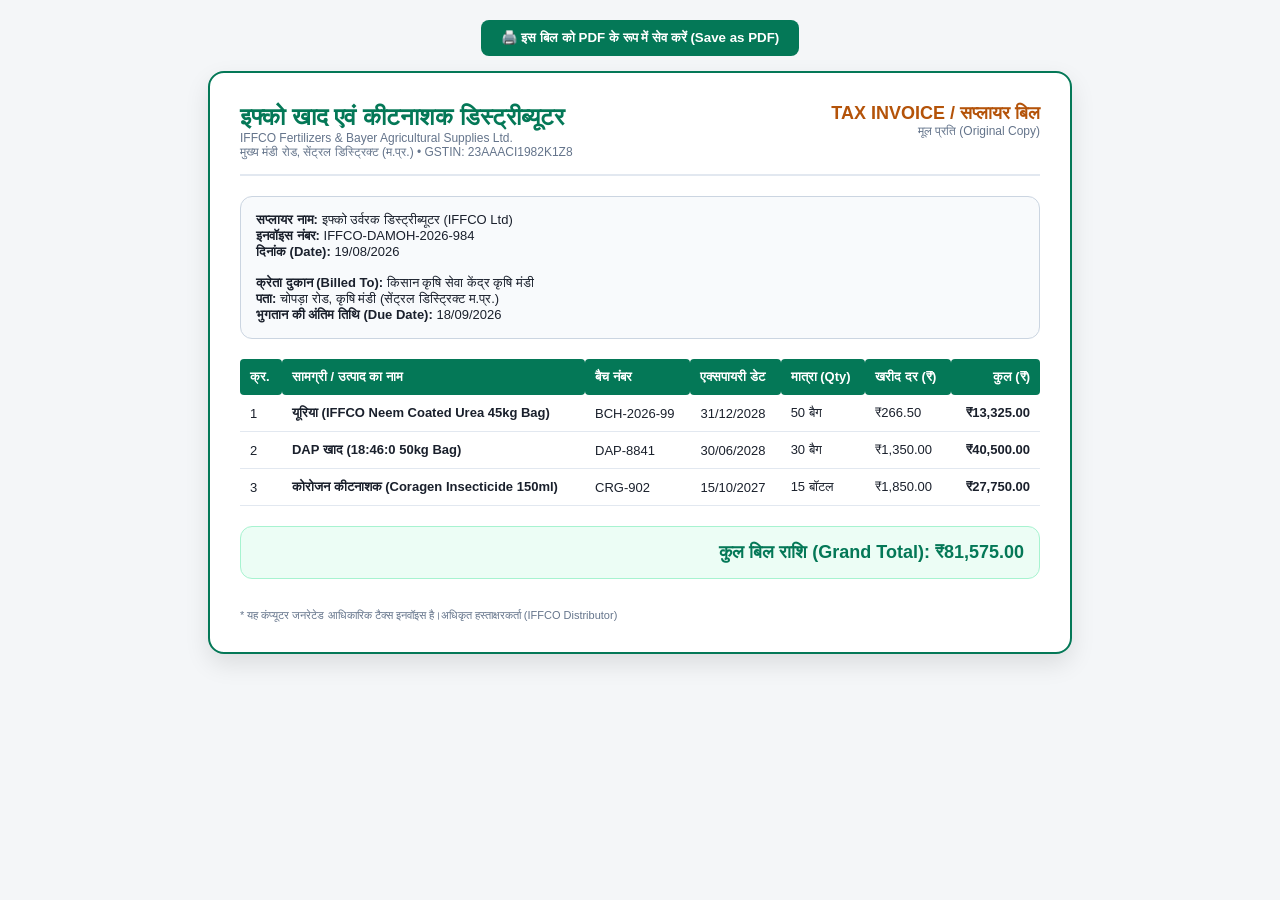
<file: sample_iffco_invoice.html>
﻿<!DOCTYPE html>
<html lang="hi">
<head>
    <meta http-equiv="Cache-Control" content="no-cache, no-store, must-revalidate" />
    <meta http-equiv="Pragma" content="no-cache" />
    <meta http-equiv="Expires" content="0" />
  <meta charset="UTF-8">
  <title>सप्लायर बिल - IFFCO & Bayer CropScience</title>
  <style>
    body { font-family: 'Segoe UI', Tahoma, Geneva, Verdana, sans-serif; background-color: #f4f6f8; margin: 0; padding: 20px; color: #1a202c; }
    .invoice-card { max-width: 800px; margin: 0 auto; background: #ffffff; padding: 30px; border-radius: 16px; box-shadow: 0 10px 25px rgba(0,0,0,0.1); border: 2px solid #047857; }
    .header { display: flex; justify-content: space-between; border-bottom: 2px solid #e2e8f0; padding-bottom: 15px; margin-bottom: 20px; }
    .logo-text { font-size: 24px; font-weight: bold; color: #047857; }
    .sub-text { font-size: 12px; color: #64748b; }
    .bill-info { display: grid; grid-template-cols: 1fr 1fr; gap: 15px; background: #f8fafc; padding: 15px; border-radius: 12px; font-size: 13px; margin-bottom: 20px; border: 1px solid #cbd5e1; }
    table { width: 100%; border-collapse: collapse; margin-bottom: 20px; font-size: 13px; }
    th { background: #047857; color: white; text-align: left; padding: 10px; border-radius: 4px; }
    td { padding: 10px; border-bottom: 1px solid #e2e8f0; }
    .total-box { text-align: right; font-size: 18px; font-weight: bold; color: #047857; padding: 15px; background: #ecfdf5; border-radius: 12px; border: 1px solid #a7f3d0; }
    .print-btn { display: inline-block; background: #047857; color: white; padding: 10px 20px; border-radius: 8px; text-decoration: none; font-weight: bold; margin-bottom: 15px; }
  </style>
</head>
<body>
  <div style="text-align: center; margin-bottom: 15px;">
    <button onclick="window.print()" className="print-btn" style="background:#047857; color:white; padding:10px 20px; border:none; border-radius:8px; font-weight:bold; cursor:pointer;">
      🖨️ इस बिल को PDF के रूप में सेव करें (Save as PDF)
    </button>
  </div>

  <div class="invoice-card">
    <div class="header">
      <div>
        <div class="logo-text">इफ्को खाद एवं कीटनाशक डिस्ट्रीब्यूटर</div>
        <div class="sub-text">IFFCO Fertilizers & Bayer Agricultural Supplies Ltd.</div>
        <div class="sub-text">मुख्य मंडी रोड, सेंट्रल डिस्ट्रिक्ट (म.प्र.) • GSTIN: 23AAACI1982K1Z8</div>
      </div>
      <div style="text-align: right;">
        <div style="font-size: 18px; font-weight: bold; color: #b45309;">TAX INVOICE / सप्लायर बिल</div>
        <div class="sub-text">मूल प्रति (Original Copy)</div>
      </div>
    </div>

    <div class="bill-info">
      <div>
        <strong>सप्लायर नाम:</strong> इफ्को उर्वरक डिस्ट्रीब्यूटर (IFFCO Ltd)<br>
        <strong>इनवॉइस नंबर:</strong> IFFCO-DAMOH-2026-984<br>
        <strong>दिनांक (Date):</strong> 19/08/2026
      </div>
      <div>
        <strong>क्रेता दुकान (Billed To):</strong> किसान कृषि सेवा केंद्र कृषि मंडी<br>
        <strong>पता:</strong> चोपड़ा रोड, कृषि मंडी (सेंट्रल डिस्ट्रिक्ट म.प्र.)<br>
        <strong>भुगतान की अंतिम तिथि (Due Date):</strong> 18/09/2026
      </div>
    </div>

    <table>
      <thead>
        <tr>
          <th>क्र.</th>
          <th>सामग्री / उत्पाद का नाम</th>
          <th>बैच नंबर</th>
          <th>एक्सपायरी डेट</th>
          <th>मात्रा (Qty)</th>
          <th>खरीद दर (₹)</th>
          <th style="text-align: right;">कुल (₹)</th>
        </tr>
      </thead>
      <tbody>
        <tr>
          <td>1</td>
          <td><strong>यूरिया (IFFCO Neem Coated Urea 45kg Bag)</strong></td>
          <td>BCH-2026-99</td>
          <td>31/12/2028</td>
          <td>50 बैग</td>
          <td>₹266.50</td>
          <td style="text-align: right;"><strong>₹13,325.00</strong></td>
        </tr>
        <tr>
          <td>2</td>
          <td><strong>DAP खाद (18:46:0 50kg Bag)</strong></td>
          <td>DAP-8841</td>
          <td>30/06/2028</td>
          <td>30 बैग</td>
          <td>₹1,350.00</td>
          <td style="text-align: right;"><strong>₹40,500.00</strong></td>
        </tr>
        <tr>
          <td>3</td>
          <td><strong>कोरोजन कीटनाशक (Coragen Insecticide 150ml)</strong></td>
          <td>CRG-902</td>
          <td>15/10/2027</td>
          <td>15 बॉटल</td>
          <td>₹1,850.00</td>
          <td style="text-align: right;"><strong>₹27,750.00</strong></td>
        </tr>
      </tbody>
    </table>

    <div class="total-box">
      कुल बिल राशि (Grand Total): ₹81,575.00
    </div>

    <div style="margin-top: 30px; font-size: 11px; color: #64748b; display: flex; justify-between;">
      <div>* यह कंप्यूटर जनरेटेड आधिकारिक टैक्स इनवॉइस है।</div>
      <div style="text-align: right;">अधिकृत हस्ताक्षरकर्ता (IFFCO Distributor)</div>
    </div>
  </div>
</body>
</html>
</file>
<file: assets/index-bU7Eu-W5.css>
*,:before,:after{--tw-border-spacing-x: 0;--tw-border-spacing-y: 0;--tw-translate-x: 0;--tw-translate-y: 0;--tw-rotate: 0;--tw-skew-x: 0;--tw-skew-y: 0;--tw-scale-x: 1;--tw-scale-y: 1;--tw-pan-x: ;--tw-pan-y: ;--tw-pinch-zoom: ;--tw-scroll-snap-strictness: proximity;--tw-gradient-from-position: ;--tw-gradient-via-position: ;--tw-gradient-to-position: ;--tw-ordinal: ;--tw-slashed-zero: ;--tw-numeric-figure: ;--tw-numeric-spacing: ;--tw-numeric-fraction: ;--tw-ring-inset: ;--tw-ring-offset-width: 0px;--tw-ring-offset-color: #fff;--tw-ring-color: rgb(59 130 246 / .5);--tw-ring-offset-shadow: 0 0 #0000;--tw-ring-shadow: 0 0 #0000;--tw-shadow: 0 0 #0000;--tw-shadow-colored: 0 0 #0000;--tw-blur: ;--tw-brightness: ;--tw-contrast: ;--tw-grayscale: ;--tw-hue-rotate: ;--tw-invert: ;--tw-saturate: ;--tw-sepia: ;--tw-drop-shadow: ;--tw-backdrop-blur: ;--tw-backdrop-brightness: ;--tw-backdrop-contrast: ;--tw-backdrop-grayscale: ;--tw-backdrop-hue-rotate: ;--tw-backdrop-invert: ;--tw-backdrop-opacity: ;--tw-backdrop-saturate: ;--tw-backdrop-sepia: ;--tw-contain-size: ;--tw-contain-layout: ;--tw-contain-paint: ;--tw-contain-style: }::backdrop{--tw-border-spacing-x: 0;--tw-border-spacing-y: 0;--tw-translate-x: 0;--tw-translate-y: 0;--tw-rotate: 0;--tw-skew-x: 0;--tw-skew-y: 0;--tw-scale-x: 1;--tw-scale-y: 1;--tw-pan-x: ;--tw-pan-y: ;--tw-pinch-zoom: ;--tw-scroll-snap-strictness: proximity;--tw-gradient-from-position: ;--tw-gradient-via-position: ;--tw-gradient-to-position: ;--tw-ordinal: ;--tw-slashed-zero: ;--tw-numeric-figure: ;--tw-numeric-spacing: ;--tw-numeric-fraction: ;--tw-ring-inset: ;--tw-ring-offset-width: 0px;--tw-ring-offset-color: #fff;--tw-ring-color: rgb(59 130 246 / .5);--tw-ring-offset-shadow: 0 0 #0000;--tw-ring-shadow: 0 0 #0000;--tw-shadow: 0 0 #0000;--tw-shadow-colored: 0 0 #0000;--tw-blur: ;--tw-brightness: ;--tw-contrast: ;--tw-grayscale: ;--tw-hue-rotate: ;--tw-invert: ;--tw-saturate: ;--tw-sepia: ;--tw-drop-shadow: ;--tw-backdrop-blur: ;--tw-backdrop-brightness: ;--tw-backdrop-contrast: ;--tw-backdrop-grayscale: ;--tw-backdrop-hue-rotate: ;--tw-backdrop-invert: ;--tw-backdrop-opacity: ;--tw-backdrop-saturate: ;--tw-backdrop-sepia: ;--tw-contain-size: ;--tw-contain-layout: ;--tw-contain-paint: ;--tw-contain-style: }*,:before,:after{box-sizing:border-box;border-width:0;border-style:solid;border-color:#e5e7eb}:before,:after{--tw-content: ""}html,:host{line-height:1.5;-webkit-text-size-adjust:100%;-moz-tab-size:4;-o-tab-size:4;tab-size:4;font-family:ui-sans-serif,system-ui,sans-serif,"Apple Color Emoji","Segoe UI Emoji",Segoe UI Symbol,"Noto Color Emoji";font-feature-settings:normal;font-variation-settings:normal;-webkit-tap-highlight-color:transparent}body{margin:0;line-height:inherit}hr{height:0;color:inherit;border-top-width:1px}abbr:where([title]){-webkit-text-decoration:underline dotted;text-decoration:underline dotted}h1,h2,h3,h4,h5,h6{font-size:inherit;font-weight:inherit}a{color:inherit;text-decoration:inherit}b,strong{font-weight:bolder}code,kbd,samp,pre{font-family:ui-monospace,SFMono-Regular,Menlo,Monaco,Consolas,Liberation Mono,Courier New,monospace;font-feature-settings:normal;font-variation-settings:normal;font-size:1em}small{font-size:80%}sub,sup{font-size:75%;line-height:0;position:relative;vertical-align:baseline}sub{bottom:-.25em}sup{top:-.5em}table{text-indent:0;border-color:inherit;border-collapse:collapse}button,input,optgroup,select,textarea{font-family:inherit;font-feature-settings:inherit;font-variation-settings:inherit;font-size:100%;font-weight:inherit;line-height:inherit;letter-spacing:inherit;color:inherit;margin:0;padding:0}button,select{text-transform:none}button,input:where([type=button]),input:where([type=reset]),input:where([type=submit]){-webkit-appearance:button;background-color:transparent;background-image:none}:-moz-focusring{outline:auto}:-moz-ui-invalid{box-shadow:none}progress{vertical-align:baseline}::-webkit-inner-spin-button,::-webkit-outer-spin-button{height:auto}[type=search]{-webkit-appearance:textfield;outline-offset:-2px}::-webkit-search-decoration{-webkit-appearance:none}::-webkit-file-upload-button{-webkit-appearance:button;font:inherit}summary{display:list-item}blockquote,dl,dd,h1,h2,h3,h4,h5,h6,hr,figure,p,pre{margin:0}fieldset{margin:0;padding:0}legend{padding:0}ol,ul,menu{list-style:none;margin:0;padding:0}dialog{padding:0}textarea{resize:vertical}input::-moz-placeholder,textarea::-moz-placeholder{opacity:1;color:#9ca3af}input::placeholder,textarea::placeholder{opacity:1;color:#9ca3af}button,[role=button]{cursor:pointer}:disabled{cursor:default}img,svg,video,canvas,audio,iframe,embed,object{display:block;vertical-align:middle}img,video{max-width:100%;height:auto}[hidden]:where(:not([hidden=until-found])){display:none}html,body{font-family:Plus Jakarta Sans,Hind,system-ui,-apple-system,sans-serif;overflow-x:hidden;max-width:100vw;width:100%;-webkit-tap-highlight-color:transparent;touch-action:manipulation;background-color:#f8fafc;color:#0f172a;-webkit-font-smoothing:antialiased;-moz-osx-font-smoothing:grayscale}@media (max-width: 640px){input,select,textarea{font-size:16px!important}}.container{width:100%}@media (min-width: 640px){.container{max-width:640px}}@media (min-width: 768px){.container{max-width:768px}}@media (min-width: 1024px){.container{max-width:1024px}}@media (min-width: 1280px){.container{max-width:1280px}}@media (min-width: 1536px){.container{max-width:1536px}}.pointer-events-none{pointer-events:none}.visible{visibility:visible}.invisible{visibility:hidden}.collapse{visibility:collapse}.static{position:static}.fixed{position:fixed}.absolute{position:absolute}.relative{position:relative}.sticky{position:sticky}.inset-0{top:0;right:0;bottom:0;left:0}.inset-x-0{left:0;right:0}.inset-y-0{top:0;bottom:0}.-bottom-24{bottom:-6rem}.-left-24{left:-6rem}.bottom-0{bottom:0}.bottom-2{bottom:.5rem}.bottom-20{bottom:5rem}.bottom-3{bottom:.75rem}.bottom-4{bottom:1rem}.bottom-6{bottom:1.5rem}.left-0{left:0}.left-2{left:.5rem}.left-2\.5{left:.625rem}.left-3{left:.75rem}.left-3\.5{left:.875rem}.right-0{right:0}.right-2{right:.5rem}.right-3{right:.75rem}.right-4{right:1rem}.right-6{right:1.5rem}.top-0{top:0}.top-1\/2{top:50%}.top-2{top:.5rem}.top-2\.5{top:.625rem}.top-3{top:.75rem}.top-3\.5{top:.875rem}.top-4{top:1rem}.top-full{top:100%}.z-10{z-index:10}.z-20{z-index:20}.z-30{z-index:30}.z-40{z-index:40}.z-50{z-index:50}.z-\[100\]{z-index:100}.col-span-1{grid-column:span 1 / span 1}.col-span-12{grid-column:span 12 / span 12}.col-span-2{grid-column:span 2 / span 2}.col-span-3{grid-column:span 3 / span 3}.col-span-4{grid-column:span 4 / span 4}.col-span-5{grid-column:span 5 / span 5}.col-span-6{grid-column:span 6 / span 6}.col-span-7{grid-column:span 7 / span 7}.mx-1{margin-left:.25rem;margin-right:.25rem}.mx-2{margin-left:.5rem;margin-right:.5rem}.mx-auto{margin-left:auto;margin-right:auto}.my-0\.5{margin-top:.125rem;margin-bottom:.125rem}.my-1{margin-top:.25rem;margin-bottom:.25rem}.my-2{margin-top:.5rem;margin-bottom:.5rem}.my-8{margin-top:2rem;margin-bottom:2rem}.my-auto{margin-top:auto;margin-bottom:auto}.-mt-6{margin-top:-1.5rem}.mb-0\.5{margin-bottom:.125rem}.mb-1{margin-bottom:.25rem}.mb-1\.5{margin-bottom:.375rem}.mb-10{margin-bottom:2.5rem}.mb-2{margin-bottom:.5rem}.mb-3{margin-bottom:.75rem}.mb-4{margin-bottom:1rem}.mb-5{margin-bottom:1.25rem}.mb-6{margin-bottom:1.5rem}.mb-8{margin-bottom:2rem}.ml-1{margin-left:.25rem}.ml-1\.5{margin-left:.375rem}.ml-2{margin-left:.5rem}.ml-auto{margin-left:auto}.mr-0\.5{margin-right:.125rem}.mr-1{margin-right:.25rem}.mr-1\.5{margin-right:.375rem}.mr-2{margin-right:.5rem}.mt-0\.5{margin-top:.125rem}.mt-1{margin-top:.25rem}.mt-1\.5{margin-top:.375rem}.mt-10{margin-top:2.5rem}.mt-12{margin-top:3rem}.mt-2{margin-top:.5rem}.mt-2\.5{margin-top:.625rem}.mt-3{margin-top:.75rem}.mt-4{margin-top:1rem}.mt-5{margin-top:1.25rem}.mt-6{margin-top:1.5rem}.mt-8{margin-top:2rem}.line-clamp-1{overflow:hidden;display:-webkit-box;-webkit-box-orient:vertical;-webkit-line-clamp:1}.line-clamp-2{overflow:hidden;display:-webkit-box;-webkit-box-orient:vertical;-webkit-line-clamp:2}.block{display:block}.inline-block{display:inline-block}.inline{display:inline}.flex{display:flex}.inline-flex{display:inline-flex}.table{display:table}.grid{display:grid}.hidden{display:none}.aspect-\[4\/3\]{aspect-ratio:4/3}.h-1{height:.25rem}.h-10{height:2.5rem}.h-11{height:2.75rem}.h-12{height:3rem}.h-14{height:3.5rem}.h-16{height:4rem}.h-2{height:.5rem}.h-2\.5{height:.625rem}.h-20{height:5rem}.h-3{height:.75rem}.h-3\.5{height:.875rem}.h-32{height:8rem}.h-36{height:9rem}.h-4{height:1rem}.h-44{height:11rem}.h-48{height:12rem}.h-5{height:1.25rem}.h-6{height:1.5rem}.h-7{height:1.75rem}.h-8{height:2rem}.h-9{height:2.25rem}.h-96{height:24rem}.h-\[90vh\]{height:90vh}.h-full{height:100%}.max-h-20{max-height:5rem}.max-h-32{max-height:8rem}.max-h-60{max-height:15rem}.max-h-72{max-height:18rem}.max-h-80{max-height:20rem}.max-h-96{max-height:24rem}.max-h-\[360px\]{max-height:360px}.max-h-\[420px\]{max-height:420px}.max-h-\[72vh\]{max-height:72vh}.max-h-\[75vh\]{max-height:75vh}.max-h-\[80vh\]{max-height:80vh}.max-h-\[90vh\]{max-height:90vh}.max-h-\[92vh\]{max-height:92vh}.max-h-\[94vh\]{max-height:94vh}.max-h-full{max-height:100%}.min-h-\[100px\]{min-height:100px}.min-h-\[1040px\]{min-height:1040px}.min-h-\[1050px\]{min-height:1050px}.min-h-\[16px\]{min-height:16px}.min-h-\[38px\]{min-height:38px}.min-h-\[400px\]{min-height:400px}.min-h-\[70px\]{min-height:70px}.min-h-\[75px\]{min-height:75px}.min-h-\[960px\]{min-height:960px}.min-h-full{min-height:100%}.min-h-screen{min-height:100vh}.w-1{width:.25rem}.w-10{width:2.5rem}.w-11{width:2.75rem}.w-12{width:3rem}.w-13{width:3.25rem}.w-14{width:3.5rem}.w-16{width:4rem}.w-2{width:.5rem}.w-2\.5{width:.625rem}.w-20{width:5rem}.w-24{width:6rem}.w-28{width:7rem}.w-3{width:.75rem}.w-3\.5{width:.875rem}.w-36{width:9rem}.w-4{width:1rem}.w-44{width:11rem}.w-48{width:12rem}.w-5{width:1.25rem}.w-6{width:1.5rem}.w-64{width:16rem}.w-7{width:1.75rem}.w-72{width:18rem}.w-8{width:2rem}.w-80{width:20rem}.w-9{width:2.25rem}.w-96{width:24rem}.w-\[10\%\]{width:10%}.w-\[11\%\]{width:11%}.w-\[12\%\]{width:12%}.w-\[16\%\]{width:16%}.w-\[18\%\]{width:18%}.w-\[20\%\]{width:20%}.w-\[300px\]{width:300px}.w-\[36\%\]{width:36%}.w-\[41\%\]{width:41%}.w-\[5\%\]{width:5%}.w-\[7\%\]{width:7%}.w-\[740px\]{width:740px}.w-\[760px\]{width:760px}.w-\[8\%\]{width:8%}.w-\[9\%\]{width:9%}.w-auto{width:auto}.w-full{width:100%}.w-max{width:-moz-max-content;width:max-content}.w-px{width:1px}.min-w-0{min-width:0px}.min-w-\[100px\]{min-width:100px}.min-w-\[1100px\]{min-width:1100px}.min-w-\[110px\]{min-width:110px}.min-w-\[120px\]{min-width:120px}.min-w-\[130px\]{min-width:130px}.min-w-\[140px\]{min-width:140px}.min-w-\[150px\]{min-width:150px}.min-w-\[180px\]{min-width:180px}.min-w-\[50px\]{min-width:50px}.min-w-\[65px\]{min-width:65px}.min-w-\[700px\]{min-width:700px}.min-w-\[70px\]{min-width:70px}.min-w-\[75px\]{min-width:75px}.min-w-\[80px\]{min-width:80px}.min-w-\[85px\]{min-width:85px}.min-w-\[90px\]{min-width:90px}.min-w-\[95px\]{min-width:95px}.min-w-max{min-width:-moz-max-content;min-width:max-content}.max-w-0{max-width:0px}.max-w-2xl{max-width:42rem}.max-w-3xl{max-width:48rem}.max-w-4xl{max-width:56rem}.max-w-5xl{max-width:64rem}.max-w-6xl{max-width:72rem}.max-w-7xl{max-width:80rem}.max-w-\[120px\]{max-width:120px}.max-w-\[200px\]{max-width:200px}.max-w-\[85vw\]{max-width:85vw}.max-w-full{max-width:100%}.max-w-lg{max-width:32rem}.max-w-md{max-width:28rem}.max-w-sm{max-width:24rem}.max-w-xl{max-width:36rem}.max-w-xs{max-width:20rem}.flex-1{flex:1 1 0%}.flex-shrink-0,.shrink-0{flex-shrink:0}.table-fixed{table-layout:fixed}.border-collapse{border-collapse:collapse}.-translate-y-1\/2{--tw-translate-y: -50%;transform:translate(var(--tw-translate-x),var(--tw-translate-y)) rotate(var(--tw-rotate)) skew(var(--tw-skew-x)) skewY(var(--tw-skew-y)) scaleX(var(--tw-scale-x)) scaleY(var(--tw-scale-y))}.translate-x-0\.5{--tw-translate-x: .125rem;transform:translate(var(--tw-translate-x),var(--tw-translate-y)) rotate(var(--tw-rotate)) skew(var(--tw-skew-x)) skewY(var(--tw-skew-y)) scaleX(var(--tw-scale-x)) scaleY(var(--tw-scale-y))}.translate-x-1{--tw-translate-x: .25rem;transform:translate(var(--tw-translate-x),var(--tw-translate-y)) rotate(var(--tw-rotate)) skew(var(--tw-skew-x)) skewY(var(--tw-skew-y)) scaleX(var(--tw-scale-x)) scaleY(var(--tw-scale-y))}.rotate-180{--tw-rotate: 180deg;transform:translate(var(--tw-translate-x),var(--tw-translate-y)) rotate(var(--tw-rotate)) skew(var(--tw-skew-x)) skewY(var(--tw-skew-y)) scaleX(var(--tw-scale-x)) scaleY(var(--tw-scale-y))}.scale-105{--tw-scale-x: 1.05;--tw-scale-y: 1.05;transform:translate(var(--tw-translate-x),var(--tw-translate-y)) rotate(var(--tw-rotate)) skew(var(--tw-skew-x)) skewY(var(--tw-skew-y)) scaleX(var(--tw-scale-x)) scaleY(var(--tw-scale-y))}.transform{transform:translate(var(--tw-translate-x),var(--tw-translate-y)) rotate(var(--tw-rotate)) skew(var(--tw-skew-x)) skewY(var(--tw-skew-y)) scaleX(var(--tw-scale-x)) scaleY(var(--tw-scale-y))}@keyframes bounce{0%,to{transform:translateY(-25%);animation-timing-function:cubic-bezier(.8,0,1,1)}50%{transform:none;animation-timing-function:cubic-bezier(0,0,.2,1)}}.animate-bounce{animation:bounce 1s infinite}@keyframes ping{75%,to{transform:scale(2);opacity:0}}.animate-ping{animation:ping 1s cubic-bezier(0,0,.2,1) infinite}@keyframes pulse{50%{opacity:.5}}.animate-pulse{animation:pulse 2s cubic-bezier(.4,0,.6,1) infinite}@keyframes spin{to{transform:rotate(360deg)}}.animate-spin{animation:spin 1s linear infinite}.cursor-not-allowed{cursor:not-allowed}.cursor-pointer{cursor:pointer}.select-none{-webkit-user-select:none;-moz-user-select:none;user-select:none}.resize{resize:both}.scroll-mt-4{scroll-margin-top:1rem}.list-inside{list-style-position:inside}.list-decimal{list-style-type:decimal}.grid-cols-1{grid-template-columns:repeat(1,minmax(0,1fr))}.grid-cols-12{grid-template-columns:repeat(12,minmax(0,1fr))}.grid-cols-2{grid-template-columns:repeat(2,minmax(0,1fr))}.grid-cols-3{grid-template-columns:repeat(3,minmax(0,1fr))}.grid-cols-4{grid-template-columns:repeat(4,minmax(0,1fr))}.flex-col{flex-direction:column}.flex-wrap{flex-wrap:wrap}.items-start{align-items:flex-start}.items-end{align-items:flex-end}.items-center{align-items:center}.items-baseline{align-items:baseline}.justify-start{justify-content:flex-start}.justify-end{justify-content:flex-end}.justify-center{justify-content:center}.justify-between{justify-content:space-between}.justify-around{justify-content:space-around}.gap-1{gap:.25rem}.gap-1\.5{gap:.375rem}.gap-10{gap:2.5rem}.gap-12{gap:3rem}.gap-2{gap:.5rem}.gap-2\.5{gap:.625rem}.gap-3{gap:.75rem}.gap-3\.5{gap:.875rem}.gap-4{gap:1rem}.gap-5{gap:1.25rem}.gap-6{gap:1.5rem}.gap-8{gap:2rem}.gap-x-4{-moz-column-gap:1rem;column-gap:1rem}.gap-y-1{row-gap:.25rem}.space-x-1>:not([hidden])~:not([hidden]){--tw-space-x-reverse: 0;margin-right:calc(.25rem * var(--tw-space-x-reverse));margin-left:calc(.25rem * calc(1 - var(--tw-space-x-reverse)))}.space-x-1\.5>:not([hidden])~:not([hidden]){--tw-space-x-reverse: 0;margin-right:calc(.375rem * var(--tw-space-x-reverse));margin-left:calc(.375rem * calc(1 - var(--tw-space-x-reverse)))}.space-x-2>:not([hidden])~:not([hidden]){--tw-space-x-reverse: 0;margin-right:calc(.5rem * var(--tw-space-x-reverse));margin-left:calc(.5rem * calc(1 - var(--tw-space-x-reverse)))}.space-x-2\.5>:not([hidden])~:not([hidden]){--tw-space-x-reverse: 0;margin-right:calc(.625rem * var(--tw-space-x-reverse));margin-left:calc(.625rem * calc(1 - var(--tw-space-x-reverse)))}.space-x-3>:not([hidden])~:not([hidden]){--tw-space-x-reverse: 0;margin-right:calc(.75rem * var(--tw-space-x-reverse));margin-left:calc(.75rem * calc(1 - var(--tw-space-x-reverse)))}.space-x-3\.5>:not([hidden])~:not([hidden]){--tw-space-x-reverse: 0;margin-right:calc(.875rem * var(--tw-space-x-reverse));margin-left:calc(.875rem * calc(1 - var(--tw-space-x-reverse)))}.space-y-0\.5>:not([hidden])~:not([hidden]){--tw-space-y-reverse: 0;margin-top:calc(.125rem * calc(1 - var(--tw-space-y-reverse)));margin-bottom:calc(.125rem * var(--tw-space-y-reverse))}.space-y-1>:not([hidden])~:not([hidden]){--tw-space-y-reverse: 0;margin-top:calc(.25rem * calc(1 - var(--tw-space-y-reverse)));margin-bottom:calc(.25rem * var(--tw-space-y-reverse))}.space-y-1\.5>:not([hidden])~:not([hidden]){--tw-space-y-reverse: 0;margin-top:calc(.375rem * calc(1 - var(--tw-space-y-reverse)));margin-bottom:calc(.375rem * var(--tw-space-y-reverse))}.space-y-12>:not([hidden])~:not([hidden]){--tw-space-y-reverse: 0;margin-top:calc(3rem * calc(1 - var(--tw-space-y-reverse)));margin-bottom:calc(3rem * var(--tw-space-y-reverse))}.space-y-2>:not([hidden])~:not([hidden]){--tw-space-y-reverse: 0;margin-top:calc(.5rem * calc(1 - var(--tw-space-y-reverse)));margin-bottom:calc(.5rem * var(--tw-space-y-reverse))}.space-y-2\.5>:not([hidden])~:not([hidden]){--tw-space-y-reverse: 0;margin-top:calc(.625rem * calc(1 - var(--tw-space-y-reverse)));margin-bottom:calc(.625rem * var(--tw-space-y-reverse))}.space-y-3>:not([hidden])~:not([hidden]){--tw-space-y-reverse: 0;margin-top:calc(.75rem * calc(1 - var(--tw-space-y-reverse)));margin-bottom:calc(.75rem * var(--tw-space-y-reverse))}.space-y-3\.5>:not([hidden])~:not([hidden]){--tw-space-y-reverse: 0;margin-top:calc(.875rem * calc(1 - var(--tw-space-y-reverse)));margin-bottom:calc(.875rem * var(--tw-space-y-reverse))}.space-y-4>:not([hidden])~:not([hidden]){--tw-space-y-reverse: 0;margin-top:calc(1rem * calc(1 - var(--tw-space-y-reverse)));margin-bottom:calc(1rem * var(--tw-space-y-reverse))}.space-y-5>:not([hidden])~:not([hidden]){--tw-space-y-reverse: 0;margin-top:calc(1.25rem * calc(1 - var(--tw-space-y-reverse)));margin-bottom:calc(1.25rem * var(--tw-space-y-reverse))}.space-y-6>:not([hidden])~:not([hidden]){--tw-space-y-reverse: 0;margin-top:calc(1.5rem * calc(1 - var(--tw-space-y-reverse)));margin-bottom:calc(1.5rem * var(--tw-space-y-reverse))}.space-y-8>:not([hidden])~:not([hidden]){--tw-space-y-reverse: 0;margin-top:calc(2rem * calc(1 - var(--tw-space-y-reverse)));margin-bottom:calc(2rem * var(--tw-space-y-reverse))}.divide-x>:not([hidden])~:not([hidden]){--tw-divide-x-reverse: 0;border-right-width:calc(1px * var(--tw-divide-x-reverse));border-left-width:calc(1px * calc(1 - var(--tw-divide-x-reverse)))}.divide-y>:not([hidden])~:not([hidden]){--tw-divide-y-reverse: 0;border-top-width:calc(1px * calc(1 - var(--tw-divide-y-reverse)));border-bottom-width:calc(1px * var(--tw-divide-y-reverse))}.divide-blue-200>:not([hidden])~:not([hidden]){--tw-divide-opacity: 1;border-color:rgb(191 219 254 / var(--tw-divide-opacity, 1))}.divide-blue-300>:not([hidden])~:not([hidden]){--tw-divide-opacity: 1;border-color:rgb(147 197 253 / var(--tw-divide-opacity, 1))}.divide-blue-400>:not([hidden])~:not([hidden]){--tw-divide-opacity: 1;border-color:rgb(96 165 250 / var(--tw-divide-opacity, 1))}.divide-blue-700>:not([hidden])~:not([hidden]){--tw-divide-opacity: 1;border-color:rgb(29 78 216 / var(--tw-divide-opacity, 1))}.divide-blue-800>:not([hidden])~:not([hidden]){--tw-divide-opacity: 1;border-color:rgb(30 64 175 / var(--tw-divide-opacity, 1))}.divide-emerald-200>:not([hidden])~:not([hidden]){--tw-divide-opacity: 1;border-color:rgb(167 243 208 / var(--tw-divide-opacity, 1))}.divide-emerald-300>:not([hidden])~:not([hidden]){--tw-divide-opacity: 1;border-color:rgb(110 231 183 / var(--tw-divide-opacity, 1))}.divide-emerald-400>:not([hidden])~:not([hidden]){--tw-divide-opacity: 1;border-color:rgb(52 211 153 / var(--tw-divide-opacity, 1))}.divide-emerald-700>:not([hidden])~:not([hidden]){--tw-divide-opacity: 1;border-color:rgb(4 120 87 / var(--tw-divide-opacity, 1))}.divide-emerald-800>:not([hidden])~:not([hidden]){--tw-divide-opacity: 1;border-color:rgb(6 95 70 / var(--tw-divide-opacity, 1))}.divide-slate-100>:not([hidden])~:not([hidden]){--tw-divide-opacity: 1;border-color:rgb(241 245 249 / var(--tw-divide-opacity, 1))}.divide-slate-200>:not([hidden])~:not([hidden]){--tw-divide-opacity: 1;border-color:rgb(226 232 240 / var(--tw-divide-opacity, 1))}.divide-slate-300>:not([hidden])~:not([hidden]){--tw-divide-opacity: 1;border-color:rgb(203 213 225 / var(--tw-divide-opacity, 1))}.overflow-auto{overflow:auto}.overflow-hidden{overflow:hidden}.overflow-x-auto{overflow-x:auto}.overflow-y-auto{overflow-y:auto}.overflow-x-hidden{overflow-x:hidden}.truncate{overflow:hidden;text-overflow:ellipsis;white-space:nowrap}.whitespace-nowrap{white-space:nowrap}.break-words{overflow-wrap:break-word}.rounded{border-radius:.25rem}.rounded-2xl{border-radius:1rem}.rounded-3xl{border-radius:1.5rem}.rounded-full{border-radius:9999px}.rounded-lg{border-radius:.5rem}.rounded-md{border-radius:.375rem}.rounded-none{border-radius:0}.rounded-sm{border-radius:.125rem}.rounded-xl{border-radius:.75rem}.rounded-b-2xl{border-bottom-right-radius:1rem;border-bottom-left-radius:1rem}.rounded-t-2xl{border-top-left-radius:1rem;border-top-right-radius:1rem}.rounded-t-xl{border-top-left-radius:.75rem;border-top-right-radius:.75rem}.border{border-width:1px}.border-2{border-width:2px}.border-x{border-left-width:1px;border-right-width:1px}.border-b{border-bottom-width:1px}.border-b-2{border-bottom-width:2px}.border-l{border-left-width:1px}.border-l-4{border-left-width:4px}.border-r{border-right-width:1px}.border-t{border-top-width:1px}.border-t-2{border-top-width:2px}.border-t-4{border-top-width:4px}.border-dashed{border-style:dashed}.border-amber-100{--tw-border-opacity: 1;border-color:rgb(254 243 199 / var(--tw-border-opacity, 1))}.border-amber-200{--tw-border-opacity: 1;border-color:rgb(253 230 138 / var(--tw-border-opacity, 1))}.border-amber-200\/60{border-color:#fde68a99}.border-amber-200\/80{border-color:#fde68acc}.border-amber-200\/90{border-color:#fde68ae6}.border-amber-300{--tw-border-opacity: 1;border-color:rgb(252 211 77 / var(--tw-border-opacity, 1))}.border-amber-400{--tw-border-opacity: 1;border-color:rgb(251 191 36 / var(--tw-border-opacity, 1))}.border-amber-400\/30{border-color:#fbbf244d}.border-amber-400\/40{border-color:#fbbf2466}.border-amber-500{--tw-border-opacity: 1;border-color:rgb(245 158 11 / var(--tw-border-opacity, 1))}.border-amber-500\/30{border-color:#f59e0b4d}.border-amber-500\/40{border-color:#f59e0b66}.border-amber-600{--tw-border-opacity: 1;border-color:rgb(217 119 6 / var(--tw-border-opacity, 1))}.border-amber-600\/40{border-color:#d9770666}.border-amber-800\/80{border-color:#92400ecc}.border-blue-100{--tw-border-opacity: 1;border-color:rgb(219 234 254 / var(--tw-border-opacity, 1))}.border-blue-200{--tw-border-opacity: 1;border-color:rgb(191 219 254 / var(--tw-border-opacity, 1))}.border-blue-200\/80{border-color:#bfdbfecc}.border-blue-300{--tw-border-opacity: 1;border-color:rgb(147 197 253 / var(--tw-border-opacity, 1))}.border-blue-400{--tw-border-opacity: 1;border-color:rgb(96 165 250 / var(--tw-border-opacity, 1))}.border-blue-500\/30{border-color:#3b82f64d}.border-blue-500\/40{border-color:#3b82f666}.border-blue-600{--tw-border-opacity: 1;border-color:rgb(37 99 235 / var(--tw-border-opacity, 1))}.border-blue-700{--tw-border-opacity: 1;border-color:rgb(29 78 216 / var(--tw-border-opacity, 1))}.border-blue-800{--tw-border-opacity: 1;border-color:rgb(30 64 175 / var(--tw-border-opacity, 1))}.border-cyan-300{--tw-border-opacity: 1;border-color:rgb(103 232 249 / var(--tw-border-opacity, 1))}.border-emerald-100{--tw-border-opacity: 1;border-color:rgb(209 250 229 / var(--tw-border-opacity, 1))}.border-emerald-200{--tw-border-opacity: 1;border-color:rgb(167 243 208 / var(--tw-border-opacity, 1))}.border-emerald-200\/60{border-color:#a7f3d099}.border-emerald-200\/70{border-color:#a7f3d0b3}.border-emerald-200\/80{border-color:#a7f3d0cc}.border-emerald-200\/90{border-color:#a7f3d0e6}.border-emerald-300{--tw-border-opacity: 1;border-color:rgb(110 231 183 / var(--tw-border-opacity, 1))}.border-emerald-300\/40{border-color:#6ee7b766}.border-emerald-300\/80{border-color:#6ee7b7cc}.border-emerald-400{--tw-border-opacity: 1;border-color:rgb(52 211 153 / var(--tw-border-opacity, 1))}.border-emerald-400\/30{border-color:#34d3994d}.border-emerald-400\/40{border-color:#34d39966}.border-emerald-500{--tw-border-opacity: 1;border-color:rgb(16 185 129 / var(--tw-border-opacity, 1))}.border-emerald-500\/20{border-color:#10b98133}.border-emerald-500\/30{border-color:#10b9814d}.border-emerald-500\/40{border-color:#10b98166}.border-emerald-500\/50{border-color:#10b98180}.border-emerald-600{--tw-border-opacity: 1;border-color:rgb(5 150 105 / var(--tw-border-opacity, 1))}.border-emerald-600\/40{border-color:#05966966}.border-emerald-600\/50{border-color:#05966980}.border-emerald-600\/60{border-color:#05966999}.border-emerald-600\/70{border-color:#059669b3}.border-emerald-600\/80{border-color:#059669cc}.border-emerald-700{--tw-border-opacity: 1;border-color:rgb(4 120 87 / var(--tw-border-opacity, 1))}.border-emerald-700\/50{border-color:#04785780}.border-emerald-700\/60{border-color:#04785799}.border-emerald-700\/70{border-color:#047857b3}.border-emerald-700\/80{border-color:#047857cc}.border-emerald-800{--tw-border-opacity: 1;border-color:rgb(6 95 70 / var(--tw-border-opacity, 1))}.border-emerald-800\/40{border-color:#065f4666}.border-emerald-800\/60{border-color:#065f4699}.border-emerald-800\/80{border-color:#065f46cc}.border-gray-100{--tw-border-opacity: 1;border-color:rgb(243 244 246 / var(--tw-border-opacity, 1))}.border-gray-200{--tw-border-opacity: 1;border-color:rgb(229 231 235 / var(--tw-border-opacity, 1))}.border-gray-400{--tw-border-opacity: 1;border-color:rgb(156 163 175 / var(--tw-border-opacity, 1))}.border-gray-50{--tw-border-opacity: 1;border-color:rgb(249 250 251 / var(--tw-border-opacity, 1))}.border-gray-800{--tw-border-opacity: 1;border-color:rgb(31 41 55 / var(--tw-border-opacity, 1))}.border-green-200{--tw-border-opacity: 1;border-color:rgb(187 247 208 / var(--tw-border-opacity, 1))}.border-green-300{--tw-border-opacity: 1;border-color:rgb(134 239 172 / var(--tw-border-opacity, 1))}.border-orange-200{--tw-border-opacity: 1;border-color:rgb(254 215 170 / var(--tw-border-opacity, 1))}.border-purple-200{--tw-border-opacity: 1;border-color:rgb(233 213 255 / var(--tw-border-opacity, 1))}.border-purple-300{--tw-border-opacity: 1;border-color:rgb(216 180 254 / var(--tw-border-opacity, 1))}.border-purple-500\/30{border-color:#a855f74d}.border-red-200{--tw-border-opacity: 1;border-color:rgb(254 202 202 / var(--tw-border-opacity, 1))}.border-red-300{--tw-border-opacity: 1;border-color:rgb(252 165 165 / var(--tw-border-opacity, 1))}.border-rose-200{--tw-border-opacity: 1;border-color:rgb(254 205 211 / var(--tw-border-opacity, 1))}.border-rose-200\/80{border-color:#fecdd3cc}.border-rose-300{--tw-border-opacity: 1;border-color:rgb(253 164 175 / var(--tw-border-opacity, 1))}.border-rose-400{--tw-border-opacity: 1;border-color:rgb(251 113 133 / var(--tw-border-opacity, 1))}.border-rose-500\/30{border-color:#f43f5e4d}.border-rose-500\/40{border-color:#f43f5e66}.border-sky-200{--tw-border-opacity: 1;border-color:rgb(186 230 253 / var(--tw-border-opacity, 1))}.border-sky-500\/30{border-color:#0ea5e94d}.border-slate-100{--tw-border-opacity: 1;border-color:rgb(241 245 249 / var(--tw-border-opacity, 1))}.border-slate-200{--tw-border-opacity: 1;border-color:rgb(226 232 240 / var(--tw-border-opacity, 1))}.border-slate-200\/80{border-color:#e2e8f0cc}.border-slate-200\/90{border-color:#e2e8f0e6}.border-slate-300{--tw-border-opacity: 1;border-color:rgb(203 213 225 / var(--tw-border-opacity, 1))}.border-slate-400{--tw-border-opacity: 1;border-color:rgb(148 163 184 / var(--tw-border-opacity, 1))}.border-slate-700{--tw-border-opacity: 1;border-color:rgb(51 65 85 / var(--tw-border-opacity, 1))}.border-slate-700\/50{border-color:#33415580}.border-slate-700\/60{border-color:#33415599}.border-slate-700\/80{border-color:#334155cc}.border-slate-800{--tw-border-opacity: 1;border-color:rgb(30 41 59 / var(--tw-border-opacity, 1))}.border-slate-900{--tw-border-opacity: 1;border-color:rgb(15 23 42 / var(--tw-border-opacity, 1))}.border-teal-200{--tw-border-opacity: 1;border-color:rgb(153 246 228 / var(--tw-border-opacity, 1))}.border-teal-500\/30{border-color:#14b8a64d}.border-transparent{border-color:transparent}.border-white\/30{border-color:#ffffff4d}.border-t-green-700{--tw-border-opacity: 1;border-top-color:rgb(21 128 61 / var(--tw-border-opacity, 1))}.bg-amber-100{--tw-bg-opacity: 1;background-color:rgb(254 243 199 / var(--tw-bg-opacity, 1))}.bg-amber-200\/70{background-color:#fde68ab3}.bg-amber-400{--tw-bg-opacity: 1;background-color:rgb(251 191 36 / var(--tw-bg-opacity, 1))}.bg-amber-400\/10{background-color:#fbbf241a}.bg-amber-50{--tw-bg-opacity: 1;background-color:rgb(255 251 235 / var(--tw-bg-opacity, 1))}.bg-amber-50\/30{background-color:#fffbeb4d}.bg-amber-50\/40{background-color:#fffbeb66}.bg-amber-50\/50{background-color:#fffbeb80}.bg-amber-50\/70{background-color:#fffbebb3}.bg-amber-50\/80{background-color:#fffbebcc}.bg-amber-50\/90{background-color:#fffbebe6}.bg-amber-500{--tw-bg-opacity: 1;background-color:rgb(245 158 11 / var(--tw-bg-opacity, 1))}.bg-amber-500\/10{background-color:#f59e0b1a}.bg-amber-500\/20{background-color:#f59e0b33}.bg-amber-600{--tw-bg-opacity: 1;background-color:rgb(217 119 6 / var(--tw-bg-opacity, 1))}.bg-amber-700{--tw-bg-opacity: 1;background-color:rgb(180 83 9 / var(--tw-bg-opacity, 1))}.bg-amber-800{--tw-bg-opacity: 1;background-color:rgb(146 64 14 / var(--tw-bg-opacity, 1))}.bg-amber-950\/60{background-color:#451a0399}.bg-black{--tw-bg-opacity: 1;background-color:rgb(0 0 0 / var(--tw-bg-opacity, 1))}.bg-black\/25{background-color:#00000040}.bg-black\/50{background-color:#00000080}.bg-black\/60{background-color:#0009}.bg-blue-100{--tw-bg-opacity: 1;background-color:rgb(219 234 254 / var(--tw-bg-opacity, 1))}.bg-blue-50{--tw-bg-opacity: 1;background-color:rgb(239 246 255 / var(--tw-bg-opacity, 1))}.bg-blue-50\/10{background-color:#eff6ff1a}.bg-blue-50\/20{background-color:#eff6ff33}.bg-blue-50\/40{background-color:#eff6ff66}.bg-blue-50\/50{background-color:#eff6ff80}.bg-blue-50\/70{background-color:#eff6ffb3}.bg-blue-50\/80{background-color:#eff6ffcc}.bg-blue-50\/90{background-color:#eff6ffe6}.bg-blue-500\/20{background-color:#3b82f633}.bg-blue-600{--tw-bg-opacity: 1;background-color:rgb(37 99 235 / var(--tw-bg-opacity, 1))}.bg-blue-700{--tw-bg-opacity: 1;background-color:rgb(29 78 216 / var(--tw-bg-opacity, 1))}.bg-blue-800{--tw-bg-opacity: 1;background-color:rgb(30 64 175 / var(--tw-bg-opacity, 1))}.bg-blue-900{--tw-bg-opacity: 1;background-color:rgb(30 58 138 / var(--tw-bg-opacity, 1))}.bg-cyan-100{--tw-bg-opacity: 1;background-color:rgb(207 250 254 / var(--tw-bg-opacity, 1))}.bg-emerald-100{--tw-bg-opacity: 1;background-color:rgb(209 250 229 / var(--tw-bg-opacity, 1))}.bg-emerald-100\/40{background-color:#d1fae566}.bg-emerald-100\/70{background-color:#d1fae5b3}.bg-emerald-100\/80{background-color:#d1fae5cc}.bg-emerald-200{--tw-bg-opacity: 1;background-color:rgb(167 243 208 / var(--tw-bg-opacity, 1))}.bg-emerald-400{--tw-bg-opacity: 1;background-color:rgb(52 211 153 / var(--tw-bg-opacity, 1))}.bg-emerald-50{--tw-bg-opacity: 1;background-color:rgb(236 253 245 / var(--tw-bg-opacity, 1))}.bg-emerald-50\/10{background-color:#ecfdf51a}.bg-emerald-50\/15{background-color:#ecfdf526}.bg-emerald-50\/20{background-color:#ecfdf533}.bg-emerald-50\/25{background-color:#ecfdf540}.bg-emerald-50\/40{background-color:#ecfdf566}.bg-emerald-50\/50{background-color:#ecfdf580}.bg-emerald-50\/60{background-color:#ecfdf599}.bg-emerald-50\/70{background-color:#ecfdf5b3}.bg-emerald-50\/80{background-color:#ecfdf5cc}.bg-emerald-50\/90{background-color:#ecfdf5e6}.bg-emerald-500{--tw-bg-opacity: 1;background-color:rgb(16 185 129 / var(--tw-bg-opacity, 1))}.bg-emerald-500\/10{background-color:#10b9811a}.bg-emerald-500\/20{background-color:#10b98133}.bg-emerald-500\/30{background-color:#10b9814d}.bg-emerald-600{--tw-bg-opacity: 1;background-color:rgb(5 150 105 / var(--tw-bg-opacity, 1))}.bg-emerald-700{--tw-bg-opacity: 1;background-color:rgb(4 120 87 / var(--tw-bg-opacity, 1))}.bg-emerald-800{--tw-bg-opacity: 1;background-color:rgb(6 95 70 / var(--tw-bg-opacity, 1))}.bg-emerald-800\/60{background-color:#065f4699}.bg-emerald-800\/80{background-color:#065f46cc}.bg-emerald-800\/90{background-color:#065f46e6}.bg-emerald-900{--tw-bg-opacity: 1;background-color:rgb(6 78 59 / var(--tw-bg-opacity, 1))}.bg-emerald-900\/50{background-color:#064e3b80}.bg-emerald-900\/60{background-color:#064e3b99}.bg-emerald-900\/70{background-color:#064e3bb3}.bg-emerald-900\/90{background-color:#064e3be6}.bg-emerald-950{--tw-bg-opacity: 1;background-color:rgb(2 44 34 / var(--tw-bg-opacity, 1))}.bg-emerald-950\/60{background-color:#022c2299}.bg-emerald-950\/70{background-color:#022c22b3}.bg-emerald-950\/80{background-color:#022c22cc}.bg-gray-100{--tw-bg-opacity: 1;background-color:rgb(243 244 246 / var(--tw-bg-opacity, 1))}.bg-gray-50{--tw-bg-opacity: 1;background-color:rgb(249 250 251 / var(--tw-bg-opacity, 1))}.bg-gray-900{--tw-bg-opacity: 1;background-color:rgb(17 24 39 / var(--tw-bg-opacity, 1))}.bg-gray-900\/90{background-color:#111827e6}.bg-green-100{--tw-bg-opacity: 1;background-color:rgb(220 252 231 / var(--tw-bg-opacity, 1))}.bg-green-50{--tw-bg-opacity: 1;background-color:rgb(240 253 244 / var(--tw-bg-opacity, 1))}.bg-green-50\/40{background-color:#f0fdf466}.bg-green-700{--tw-bg-opacity: 1;background-color:rgb(21 128 61 / var(--tw-bg-opacity, 1))}.bg-indigo-700{--tw-bg-opacity: 1;background-color:rgb(67 56 202 / var(--tw-bg-opacity, 1))}.bg-orange-100{--tw-bg-opacity: 1;background-color:rgb(255 237 213 / var(--tw-bg-opacity, 1))}.bg-orange-50\/90{background-color:#fff7ede6}.bg-orange-700{--tw-bg-opacity: 1;background-color:rgb(194 65 12 / var(--tw-bg-opacity, 1))}.bg-purple-100{--tw-bg-opacity: 1;background-color:rgb(243 232 255 / var(--tw-bg-opacity, 1))}.bg-purple-50\/80{background-color:#faf5ffcc}.bg-purple-50\/90{background-color:#faf5ffe6}.bg-purple-500\/20{background-color:#a855f733}.bg-purple-700{--tw-bg-opacity: 1;background-color:rgb(126 34 206 / var(--tw-bg-opacity, 1))}.bg-red-100{--tw-bg-opacity: 1;background-color:rgb(254 226 226 / var(--tw-bg-opacity, 1))}.bg-red-50{--tw-bg-opacity: 1;background-color:rgb(254 242 242 / var(--tw-bg-opacity, 1))}.bg-red-50\/80{background-color:#fef2f2cc}.bg-red-600{--tw-bg-opacity: 1;background-color:rgb(220 38 38 / var(--tw-bg-opacity, 1))}.bg-rose-100{--tw-bg-opacity: 1;background-color:rgb(255 228 230 / var(--tw-bg-opacity, 1))}.bg-rose-50{--tw-bg-opacity: 1;background-color:rgb(255 241 242 / var(--tw-bg-opacity, 1))}.bg-rose-50\/20{background-color:#fff1f233}.bg-rose-50\/50{background-color:#fff1f280}.bg-rose-50\/70{background-color:#fff1f2b3}.bg-rose-50\/90{background-color:#fff1f2e6}.bg-rose-500\/20{background-color:#f43f5e33}.bg-rose-600{--tw-bg-opacity: 1;background-color:rgb(225 29 72 / var(--tw-bg-opacity, 1))}.bg-rose-700{--tw-bg-opacity: 1;background-color:rgb(190 18 60 / var(--tw-bg-opacity, 1))}.bg-sky-50\/90{background-color:#f0f9ffe6}.bg-sky-500\/20{background-color:#0ea5e933}.bg-sky-700{--tw-bg-opacity: 1;background-color:rgb(3 105 161 / var(--tw-bg-opacity, 1))}.bg-slate-100{--tw-bg-opacity: 1;background-color:rgb(241 245 249 / var(--tw-bg-opacity, 1))}.bg-slate-100\/50{background-color:#f1f5f980}.bg-slate-100\/80{background-color:#f1f5f9cc}.bg-slate-100\/90{background-color:#f1f5f9e6}.bg-slate-200{--tw-bg-opacity: 1;background-color:rgb(226 232 240 / var(--tw-bg-opacity, 1))}.bg-slate-50{--tw-bg-opacity: 1;background-color:rgb(248 250 252 / var(--tw-bg-opacity, 1))}.bg-slate-50\/50{background-color:#f8fafc80}.bg-slate-50\/60{background-color:#f8fafc99}.bg-slate-50\/80{background-color:#f8fafccc}.bg-slate-50\/90{background-color:#f8fafce6}.bg-slate-50\/95{background-color:#f8fafcf2}.bg-slate-800{--tw-bg-opacity: 1;background-color:rgb(30 41 59 / var(--tw-bg-opacity, 1))}.bg-slate-800\/60{background-color:#1e293b99}.bg-slate-800\/80{background-color:#1e293bcc}.bg-slate-800\/90{background-color:#1e293be6}.bg-slate-900{--tw-bg-opacity: 1;background-color:rgb(15 23 42 / var(--tw-bg-opacity, 1))}.bg-slate-900\/40{background-color:#0f172a66}.bg-slate-900\/60{background-color:#0f172a99}.bg-slate-900\/80{background-color:#0f172acc}.bg-slate-900\/90{background-color:#0f172ae6}.bg-slate-950{--tw-bg-opacity: 1;background-color:rgb(2 6 23 / var(--tw-bg-opacity, 1))}.bg-slate-950\/40{background-color:#02061766}.bg-slate-950\/50{background-color:#02061780}.bg-slate-950\/60{background-color:#02061799}.bg-slate-950\/70{background-color:#020617b3}.bg-slate-950\/75{background-color:#020617bf}.bg-slate-950\/80{background-color:#020617cc}.bg-slate-950\/85{background-color:#020617d9}.bg-slate-950\/90{background-color:#020617e6}.bg-slate-950\/95{background-color:#020617f2}.bg-teal-50\/90{background-color:#f0fdfae6}.bg-teal-500\/20{background-color:#14b8a633}.bg-teal-700{--tw-bg-opacity: 1;background-color:rgb(15 118 110 / var(--tw-bg-opacity, 1))}.bg-transparent{background-color:transparent}.bg-white{--tw-bg-opacity: 1;background-color:rgb(255 255 255 / var(--tw-bg-opacity, 1))}.bg-white\/10{background-color:#ffffff1a}.bg-white\/95{background-color:#fffffff2}.bg-yellow-400{--tw-bg-opacity: 1;background-color:rgb(250 204 21 / var(--tw-bg-opacity, 1))}.bg-\[radial-gradient\(ellipse_at_top_right\,_var\(--tw-gradient-stops\)\)\]{background-image:radial-gradient(ellipse at top right,var(--tw-gradient-stops))}.bg-gradient-to-b{background-image:linear-gradient(to bottom,var(--tw-gradient-stops))}.bg-gradient-to-br{background-image:linear-gradient(to bottom right,var(--tw-gradient-stops))}.bg-gradient-to-r{background-image:linear-gradient(to right,var(--tw-gradient-stops))}.bg-gradient-to-t{background-image:linear-gradient(to top,var(--tw-gradient-stops))}.from-amber-300{--tw-gradient-from: #fcd34d var(--tw-gradient-from-position);--tw-gradient-to: rgb(252 211 77 / 0) var(--tw-gradient-to-position);--tw-gradient-stops: var(--tw-gradient-from), var(--tw-gradient-to)}.from-amber-400{--tw-gradient-from: #fbbf24 var(--tw-gradient-from-position);--tw-gradient-to: rgb(251 191 36 / 0) var(--tw-gradient-to-position);--tw-gradient-stops: var(--tw-gradient-from), var(--tw-gradient-to)}.from-amber-500{--tw-gradient-from: #f59e0b var(--tw-gradient-from-position);--tw-gradient-to: rgb(245 158 11 / 0) var(--tw-gradient-to-position);--tw-gradient-stops: var(--tw-gradient-from), var(--tw-gradient-to)}.from-amber-500\/10{--tw-gradient-from: rgb(245 158 11 / .1) var(--tw-gradient-from-position);--tw-gradient-to: rgb(245 158 11 / 0) var(--tw-gradient-to-position);--tw-gradient-stops: var(--tw-gradient-from), var(--tw-gradient-to)}.from-emerald-50{--tw-gradient-from: #ecfdf5 var(--tw-gradient-from-position);--tw-gradient-to: rgb(236 253 245 / 0) var(--tw-gradient-to-position);--tw-gradient-stops: var(--tw-gradient-from), var(--tw-gradient-to)}.from-emerald-500{--tw-gradient-from: #10b981 var(--tw-gradient-from-position);--tw-gradient-to: rgb(16 185 129 / 0) var(--tw-gradient-to-position);--tw-gradient-stops: var(--tw-gradient-from), var(--tw-gradient-to)}.from-emerald-500\/20{--tw-gradient-from: rgb(16 185 129 / .2) var(--tw-gradient-from-position);--tw-gradient-to: rgb(16 185 129 / 0) var(--tw-gradient-to-position);--tw-gradient-stops: var(--tw-gradient-from), var(--tw-gradient-to)}.from-emerald-600{--tw-gradient-from: #059669 var(--tw-gradient-from-position);--tw-gradient-to: rgb(5 150 105 / 0) var(--tw-gradient-to-position);--tw-gradient-stops: var(--tw-gradient-from), var(--tw-gradient-to)}.from-emerald-700{--tw-gradient-from: #047857 var(--tw-gradient-from-position);--tw-gradient-to: rgb(4 120 87 / 0) var(--tw-gradient-to-position);--tw-gradient-stops: var(--tw-gradient-from), var(--tw-gradient-to)}.from-emerald-800{--tw-gradient-from: #065f46 var(--tw-gradient-from-position);--tw-gradient-to: rgb(6 95 70 / 0) var(--tw-gradient-to-position);--tw-gradient-stops: var(--tw-gradient-from), var(--tw-gradient-to)}.from-emerald-900{--tw-gradient-from: #064e3b var(--tw-gradient-from-position);--tw-gradient-to: rgb(6 78 59 / 0) var(--tw-gradient-to-position);--tw-gradient-stops: var(--tw-gradient-from), var(--tw-gradient-to)}.from-emerald-950{--tw-gradient-from: #022c22 var(--tw-gradient-from-position);--tw-gradient-to: rgb(2 44 34 / 0) var(--tw-gradient-to-position);--tw-gradient-stops: var(--tw-gradient-from), var(--tw-gradient-to)}.from-emerald-950\/80{--tw-gradient-from: rgb(2 44 34 / .8) var(--tw-gradient-from-position);--tw-gradient-to: rgb(2 44 34 / 0) var(--tw-gradient-to-position);--tw-gradient-stops: var(--tw-gradient-from), var(--tw-gradient-to)}.from-gray-50{--tw-gradient-from: #f9fafb var(--tw-gradient-from-position);--tw-gradient-to: rgb(249 250 251 / 0) var(--tw-gradient-to-position);--tw-gradient-stops: var(--tw-gradient-from), var(--tw-gradient-to)}.from-slate-900{--tw-gradient-from: #0f172a var(--tw-gradient-from-position);--tw-gradient-to: rgb(15 23 42 / 0) var(--tw-gradient-to-position);--tw-gradient-stops: var(--tw-gradient-from), var(--tw-gradient-to)}.from-slate-950{--tw-gradient-from: #020617 var(--tw-gradient-from-position);--tw-gradient-to: rgb(2 6 23 / 0) var(--tw-gradient-to-position);--tw-gradient-stops: var(--tw-gradient-from), var(--tw-gradient-to)}.from-slate-950\/90{--tw-gradient-from: rgb(2 6 23 / .9) var(--tw-gradient-from-position);--tw-gradient-to: rgb(2 6 23 / 0) var(--tw-gradient-to-position);--tw-gradient-stops: var(--tw-gradient-from), var(--tw-gradient-to)}.via-amber-600{--tw-gradient-to: rgb(217 119 6 / 0) var(--tw-gradient-to-position);--tw-gradient-stops: var(--tw-gradient-from), #d97706 var(--tw-gradient-via-position), var(--tw-gradient-to)}.via-emerald-700{--tw-gradient-to: rgb(4 120 87 / 0) var(--tw-gradient-to-position);--tw-gradient-stops: var(--tw-gradient-from), #047857 var(--tw-gradient-via-position), var(--tw-gradient-to)}.via-emerald-900{--tw-gradient-to: rgb(6 78 59 / 0) var(--tw-gradient-to-position);--tw-gradient-stops: var(--tw-gradient-from), #064e3b var(--tw-gradient-via-position), var(--tw-gradient-to)}.via-emerald-950{--tw-gradient-to: rgb(2 44 34 / 0) var(--tw-gradient-to-position);--tw-gradient-stops: var(--tw-gradient-from), #022c22 var(--tw-gradient-via-position), var(--tw-gradient-to)}.via-slate-800{--tw-gradient-to: rgb(30 41 59 / 0) var(--tw-gradient-to-position);--tw-gradient-stops: var(--tw-gradient-from), #1e293b var(--tw-gradient-via-position), var(--tw-gradient-to)}.via-slate-950\/20{--tw-gradient-to: rgb(2 6 23 / 0) var(--tw-gradient-to-position);--tw-gradient-stops: var(--tw-gradient-from), rgb(2 6 23 / .2) var(--tw-gradient-via-position), var(--tw-gradient-to)}.via-transparent{--tw-gradient-to: rgb(0 0 0 / 0) var(--tw-gradient-to-position);--tw-gradient-stops: var(--tw-gradient-from), transparent var(--tw-gradient-via-position), var(--tw-gradient-to)}.via-yellow-200{--tw-gradient-to: rgb(254 240 138 / 0) var(--tw-gradient-to-position);--tw-gradient-stops: var(--tw-gradient-from), #fef08a var(--tw-gradient-via-position), var(--tw-gradient-to)}.to-amber-100{--tw-gradient-to: #fef3c7 var(--tw-gradient-to-position)}.to-amber-500{--tw-gradient-to: #f59e0b var(--tw-gradient-to-position)}.to-amber-700{--tw-gradient-to: #b45309 var(--tw-gradient-to-position)}.to-emerald-50{--tw-gradient-to: #ecfdf5 var(--tw-gradient-to-position)}.to-emerald-800{--tw-gradient-to: #065f46 var(--tw-gradient-to-position)}.to-emerald-900{--tw-gradient-to: #064e3b var(--tw-gradient-to-position)}.to-emerald-950{--tw-gradient-to: #022c22 var(--tw-gradient-to-position)}.to-green-50{--tw-gradient-to: #f0fdf4 var(--tw-gradient-to-position)}.to-green-600{--tw-gradient-to: #16a34a var(--tw-gradient-to-position)}.to-green-800{--tw-gradient-to: #166534 var(--tw-gradient-to-position)}.to-green-900{--tw-gradient-to: #14532d var(--tw-gradient-to-position)}.to-green-950{--tw-gradient-to: #052e16 var(--tw-gradient-to-position)}.to-slate-900{--tw-gradient-to: #0f172a var(--tw-gradient-to-position)}.to-slate-950{--tw-gradient-to: #020617 var(--tw-gradient-to-position)}.to-teal-900{--tw-gradient-to: #134e4a var(--tw-gradient-to-position)}.to-transparent{--tw-gradient-to: transparent var(--tw-gradient-to-position)}.bg-clip-text{-webkit-background-clip:text;background-clip:text}.fill-current{fill:currentColor}.fill-slate-950{fill:#020617}.object-contain{-o-object-fit:contain;object-fit:contain}.object-cover{-o-object-fit:cover;object-fit:cover}.object-center{-o-object-position:center;object-position:center}.p-0\.5{padding:.125rem}.p-1{padding:.25rem}.p-1\.5{padding:.375rem}.p-12{padding:3rem}.p-2{padding:.5rem}.p-2\.5{padding:.625rem}.p-3{padding:.75rem}.p-3\.5{padding:.875rem}.p-4{padding:1rem}.p-5{padding:1.25rem}.p-6{padding:1.5rem}.p-8{padding:2rem}.px-1{padding-left:.25rem;padding-right:.25rem}.px-1\.5{padding-left:.375rem;padding-right:.375rem}.px-2{padding-left:.5rem;padding-right:.5rem}.px-2\.5{padding-left:.625rem;padding-right:.625rem}.px-3{padding-left:.75rem;padding-right:.75rem}.px-3\.5{padding-left:.875rem;padding-right:.875rem}.px-4{padding-left:1rem;padding-right:1rem}.px-5{padding-left:1.25rem;padding-right:1.25rem}.px-6{padding-left:1.5rem;padding-right:1.5rem}.py-0\.5{padding-top:.125rem;padding-bottom:.125rem}.py-1{padding-top:.25rem;padding-bottom:.25rem}.py-1\.5{padding-top:.375rem;padding-bottom:.375rem}.py-12{padding-top:3rem;padding-bottom:3rem}.py-14{padding-top:3.5rem;padding-bottom:3.5rem}.py-16{padding-top:4rem;padding-bottom:4rem}.py-2{padding-top:.5rem;padding-bottom:.5rem}.py-2\.5{padding-top:.625rem;padding-bottom:.625rem}.py-20{padding-top:5rem;padding-bottom:5rem}.py-3{padding-top:.75rem;padding-bottom:.75rem}.py-3\.5{padding-top:.875rem;padding-bottom:.875rem}.py-4{padding-top:1rem;padding-bottom:1rem}.py-5{padding-top:1.25rem;padding-bottom:1.25rem}.py-6{padding-top:1.5rem;padding-bottom:1.5rem}.py-8{padding-top:2rem;padding-bottom:2rem}.pb-0\.5{padding-bottom:.125rem}.pb-1{padding-bottom:.25rem}.pb-1\.5{padding-bottom:.375rem}.pb-16{padding-bottom:4rem}.pb-2{padding-bottom:.5rem}.pb-2\.5{padding-bottom:.625rem}.pb-20{padding-bottom:5rem}.pb-3{padding-bottom:.75rem}.pb-4{padding-bottom:1rem}.pb-5{padding-bottom:1.25rem}.pb-6{padding-bottom:1.5rem}.pl-1{padding-left:.25rem}.pl-10{padding-left:2.5rem}.pl-11{padding-left:2.75rem}.pl-2{padding-left:.5rem}.pl-3{padding-left:.75rem}.pl-5{padding-left:1.25rem}.pl-6{padding-left:1.5rem}.pl-8{padding-left:2rem}.pl-9{padding-left:2.25rem}.pr-1{padding-right:.25rem}.pr-2{padding-right:.5rem}.pr-3{padding-right:.75rem}.pr-4{padding-right:1rem}.pr-7{padding-right:1.75rem}.pt-0\.5{padding-top:.125rem}.pt-1{padding-top:.25rem}.pt-1\.5{padding-top:.375rem}.pt-10{padding-top:2.5rem}.pt-12{padding-top:3rem}.pt-14{padding-top:3.5rem}.pt-2{padding-top:.5rem}.pt-3{padding-top:.75rem}.pt-4{padding-top:1rem}.pt-5{padding-top:1.25rem}.pt-6{padding-top:1.5rem}.pt-8{padding-top:2rem}.text-left{text-align:left}.text-center{text-align:center}.text-right{text-align:right}.align-middle{vertical-align:middle}.font-mono{font-family:ui-monospace,SFMono-Regular,Menlo,Monaco,Consolas,Liberation Mono,Courier New,monospace}.font-sans{font-family:ui-sans-serif,system-ui,sans-serif,"Apple Color Emoji","Segoe UI Emoji",Segoe UI Symbol,"Noto Color Emoji"}.text-2xl{font-size:1.5rem;line-height:2rem}.text-3xl{font-size:1.875rem;line-height:2.25rem}.text-\[10\.5px\]{font-size:10.5px}.text-\[10px\]{font-size:10px}.text-\[11px\]{font-size:11px}.text-\[7\.5px\]{font-size:7.5px}.text-\[8\.5px\]{font-size:8.5px}.text-\[8px\]{font-size:8px}.text-\[9\.5px\]{font-size:9.5px}.text-\[9px\]{font-size:9px}.text-base{font-size:1rem;line-height:1.5rem}.text-lg{font-size:1.125rem;line-height:1.75rem}.text-sm{font-size:.875rem;line-height:1.25rem}.text-xl{font-size:1.25rem;line-height:1.75rem}.text-xs{font-size:.75rem;line-height:1rem}.font-black{font-weight:900}.font-bold{font-weight:700}.font-extrabold{font-weight:800}.font-medium{font-weight:500}.font-normal{font-weight:400}.font-semibold{font-weight:600}.uppercase{text-transform:uppercase}.italic{font-style:italic}.leading-none{line-height:1}.leading-normal{line-height:1.5}.leading-relaxed{line-height:1.625}.leading-snug{line-height:1.375}.leading-tight{line-height:1.25}.tracking-normal{letter-spacing:0em}.tracking-tight{letter-spacing:-.025em}.tracking-wide{letter-spacing:.025em}.tracking-wider{letter-spacing:.05em}.tracking-widest{letter-spacing:.1em}.text-amber-100{--tw-text-opacity: 1;color:rgb(254 243 199 / var(--tw-text-opacity, 1))}.text-amber-300{--tw-text-opacity: 1;color:rgb(252 211 77 / var(--tw-text-opacity, 1))}.text-amber-400{--tw-text-opacity: 1;color:rgb(251 191 36 / var(--tw-text-opacity, 1))}.text-amber-500{--tw-text-opacity: 1;color:rgb(245 158 11 / var(--tw-text-opacity, 1))}.text-amber-600{--tw-text-opacity: 1;color:rgb(217 119 6 / var(--tw-text-opacity, 1))}.text-amber-700{--tw-text-opacity: 1;color:rgb(180 83 9 / var(--tw-text-opacity, 1))}.text-amber-800{--tw-text-opacity: 1;color:rgb(146 64 14 / var(--tw-text-opacity, 1))}.text-amber-900{--tw-text-opacity: 1;color:rgb(120 53 15 / var(--tw-text-opacity, 1))}.text-amber-900\/90{color:#78350fe6}.text-amber-950{--tw-text-opacity: 1;color:rgb(69 26 3 / var(--tw-text-opacity, 1))}.text-black{--tw-text-opacity: 1;color:rgb(0 0 0 / var(--tw-text-opacity, 1))}.text-blue-300{--tw-text-opacity: 1;color:rgb(147 197 253 / var(--tw-text-opacity, 1))}.text-blue-600{--tw-text-opacity: 1;color:rgb(37 99 235 / var(--tw-text-opacity, 1))}.text-blue-700{--tw-text-opacity: 1;color:rgb(29 78 216 / var(--tw-text-opacity, 1))}.text-blue-800{--tw-text-opacity: 1;color:rgb(30 64 175 / var(--tw-text-opacity, 1))}.text-blue-900{--tw-text-opacity: 1;color:rgb(30 58 138 / var(--tw-text-opacity, 1))}.text-blue-950{--tw-text-opacity: 1;color:rgb(23 37 84 / var(--tw-text-opacity, 1))}.text-cyan-800{--tw-text-opacity: 1;color:rgb(21 94 117 / var(--tw-text-opacity, 1))}.text-emerald-100{--tw-text-opacity: 1;color:rgb(209 250 229 / var(--tw-text-opacity, 1))}.text-emerald-100\/90{color:#d1fae5e6}.text-emerald-200{--tw-text-opacity: 1;color:rgb(167 243 208 / var(--tw-text-opacity, 1))}.text-emerald-200\/80{color:#a7f3d0cc}.text-emerald-200\/90{color:#a7f3d0e6}.text-emerald-300{--tw-text-opacity: 1;color:rgb(110 231 183 / var(--tw-text-opacity, 1))}.text-emerald-300\/80{color:#6ee7b7cc}.text-emerald-400{--tw-text-opacity: 1;color:rgb(52 211 153 / var(--tw-text-opacity, 1))}.text-emerald-500{--tw-text-opacity: 1;color:rgb(16 185 129 / var(--tw-text-opacity, 1))}.text-emerald-600{--tw-text-opacity: 1;color:rgb(5 150 105 / var(--tw-text-opacity, 1))}.text-emerald-700{--tw-text-opacity: 1;color:rgb(4 120 87 / var(--tw-text-opacity, 1))}.text-emerald-800{--tw-text-opacity: 1;color:rgb(6 95 70 / var(--tw-text-opacity, 1))}.text-emerald-900{--tw-text-opacity: 1;color:rgb(6 78 59 / var(--tw-text-opacity, 1))}.text-emerald-950{--tw-text-opacity: 1;color:rgb(2 44 34 / var(--tw-text-opacity, 1))}.text-gray-300{--tw-text-opacity: 1;color:rgb(209 213 219 / var(--tw-text-opacity, 1))}.text-gray-400{--tw-text-opacity: 1;color:rgb(156 163 175 / var(--tw-text-opacity, 1))}.text-gray-500{--tw-text-opacity: 1;color:rgb(107 114 128 / var(--tw-text-opacity, 1))}.text-gray-600{--tw-text-opacity: 1;color:rgb(75 85 99 / var(--tw-text-opacity, 1))}.text-gray-700{--tw-text-opacity: 1;color:rgb(55 65 81 / var(--tw-text-opacity, 1))}.text-gray-800{--tw-text-opacity: 1;color:rgb(31 41 55 / var(--tw-text-opacity, 1))}.text-gray-900{--tw-text-opacity: 1;color:rgb(17 24 39 / var(--tw-text-opacity, 1))}.text-green-600{--tw-text-opacity: 1;color:rgb(22 163 74 / var(--tw-text-opacity, 1))}.text-green-700{--tw-text-opacity: 1;color:rgb(21 128 61 / var(--tw-text-opacity, 1))}.text-green-800{--tw-text-opacity: 1;color:rgb(22 101 52 / var(--tw-text-opacity, 1))}.text-green-900{--tw-text-opacity: 1;color:rgb(20 83 45 / var(--tw-text-opacity, 1))}.text-green-950{--tw-text-opacity: 1;color:rgb(5 46 22 / var(--tw-text-opacity, 1))}.text-orange-700{--tw-text-opacity: 1;color:rgb(194 65 12 / var(--tw-text-opacity, 1))}.text-orange-800{--tw-text-opacity: 1;color:rgb(154 52 18 / var(--tw-text-opacity, 1))}.text-orange-900{--tw-text-opacity: 1;color:rgb(124 45 18 / var(--tw-text-opacity, 1))}.text-purple-300{--tw-text-opacity: 1;color:rgb(216 180 254 / var(--tw-text-opacity, 1))}.text-purple-700{--tw-text-opacity: 1;color:rgb(126 34 206 / var(--tw-text-opacity, 1))}.text-purple-800{--tw-text-opacity: 1;color:rgb(107 33 168 / var(--tw-text-opacity, 1))}.text-purple-900{--tw-text-opacity: 1;color:rgb(88 28 135 / var(--tw-text-opacity, 1))}.text-purple-950{--tw-text-opacity: 1;color:rgb(59 7 100 / var(--tw-text-opacity, 1))}.text-red-400{--tw-text-opacity: 1;color:rgb(248 113 113 / var(--tw-text-opacity, 1))}.text-red-500{--tw-text-opacity: 1;color:rgb(239 68 68 / var(--tw-text-opacity, 1))}.text-red-600{--tw-text-opacity: 1;color:rgb(220 38 38 / var(--tw-text-opacity, 1))}.text-red-700{--tw-text-opacity: 1;color:rgb(185 28 28 / var(--tw-text-opacity, 1))}.text-red-800{--tw-text-opacity: 1;color:rgb(153 27 27 / var(--tw-text-opacity, 1))}.text-red-900{--tw-text-opacity: 1;color:rgb(127 29 29 / var(--tw-text-opacity, 1))}.text-rose-300{--tw-text-opacity: 1;color:rgb(253 164 175 / var(--tw-text-opacity, 1))}.text-rose-400{--tw-text-opacity: 1;color:rgb(251 113 133 / var(--tw-text-opacity, 1))}.text-rose-500{--tw-text-opacity: 1;color:rgb(244 63 94 / var(--tw-text-opacity, 1))}.text-rose-600{--tw-text-opacity: 1;color:rgb(225 29 72 / var(--tw-text-opacity, 1))}.text-rose-700{--tw-text-opacity: 1;color:rgb(190 18 60 / var(--tw-text-opacity, 1))}.text-rose-800{--tw-text-opacity: 1;color:rgb(159 18 57 / var(--tw-text-opacity, 1))}.text-rose-900{--tw-text-opacity: 1;color:rgb(136 19 55 / var(--tw-text-opacity, 1))}.text-rose-950{--tw-text-opacity: 1;color:rgb(76 5 25 / var(--tw-text-opacity, 1))}.text-sky-300{--tw-text-opacity: 1;color:rgb(125 211 252 / var(--tw-text-opacity, 1))}.text-sky-900{--tw-text-opacity: 1;color:rgb(12 74 110 / var(--tw-text-opacity, 1))}.text-slate-200{--tw-text-opacity: 1;color:rgb(226 232 240 / var(--tw-text-opacity, 1))}.text-slate-300{--tw-text-opacity: 1;color:rgb(203 213 225 / var(--tw-text-opacity, 1))}.text-slate-400{--tw-text-opacity: 1;color:rgb(148 163 184 / var(--tw-text-opacity, 1))}.text-slate-500{--tw-text-opacity: 1;color:rgb(100 116 139 / var(--tw-text-opacity, 1))}.text-slate-600{--tw-text-opacity: 1;color:rgb(71 85 105 / var(--tw-text-opacity, 1))}.text-slate-700{--tw-text-opacity: 1;color:rgb(51 65 85 / var(--tw-text-opacity, 1))}.text-slate-800{--tw-text-opacity: 1;color:rgb(30 41 59 / var(--tw-text-opacity, 1))}.text-slate-900{--tw-text-opacity: 1;color:rgb(15 23 42 / var(--tw-text-opacity, 1))}.text-slate-950{--tw-text-opacity: 1;color:rgb(2 6 23 / var(--tw-text-opacity, 1))}.text-teal-300{--tw-text-opacity: 1;color:rgb(94 234 212 / var(--tw-text-opacity, 1))}.text-teal-700{--tw-text-opacity: 1;color:rgb(15 118 110 / var(--tw-text-opacity, 1))}.text-teal-800{--tw-text-opacity: 1;color:rgb(17 94 89 / var(--tw-text-opacity, 1))}.text-teal-900{--tw-text-opacity: 1;color:rgb(19 78 74 / var(--tw-text-opacity, 1))}.text-teal-950{--tw-text-opacity: 1;color:rgb(4 47 46 / var(--tw-text-opacity, 1))}.text-transparent{color:transparent}.text-white{--tw-text-opacity: 1;color:rgb(255 255 255 / var(--tw-text-opacity, 1))}.text-yellow-300{--tw-text-opacity: 1;color:rgb(253 224 71 / var(--tw-text-opacity, 1))}.text-yellow-400{--tw-text-opacity: 1;color:rgb(250 204 21 / var(--tw-text-opacity, 1))}.underline{text-decoration-line:underline}.antialiased{-webkit-font-smoothing:antialiased;-moz-osx-font-smoothing:grayscale}.placeholder-slate-400::-moz-placeholder{--tw-placeholder-opacity: 1;color:rgb(148 163 184 / var(--tw-placeholder-opacity, 1))}.placeholder-slate-400::placeholder{--tw-placeholder-opacity: 1;color:rgb(148 163 184 / var(--tw-placeholder-opacity, 1))}.opacity-0{opacity:0}.opacity-50{opacity:.5}.opacity-60{opacity:.6}.opacity-80{opacity:.8}.shadow{--tw-shadow: 0 1px 3px 0 rgb(0 0 0 / .1), 0 1px 2px -1px rgb(0 0 0 / .1);--tw-shadow-colored: 0 1px 3px 0 var(--tw-shadow-color), 0 1px 2px -1px var(--tw-shadow-color);box-shadow:var(--tw-ring-offset-shadow, 0 0 #0000),var(--tw-ring-shadow, 0 0 #0000),var(--tw-shadow)}.shadow-2xl{--tw-shadow: 0 25px 50px -12px rgb(0 0 0 / .25);--tw-shadow-colored: 0 25px 50px -12px var(--tw-shadow-color);box-shadow:var(--tw-ring-offset-shadow, 0 0 #0000),var(--tw-ring-shadow, 0 0 #0000),var(--tw-shadow)}.shadow-inner{--tw-shadow: inset 0 2px 4px 0 rgb(0 0 0 / .05);--tw-shadow-colored: inset 0 2px 4px 0 var(--tw-shadow-color);box-shadow:var(--tw-ring-offset-shadow, 0 0 #0000),var(--tw-ring-shadow, 0 0 #0000),var(--tw-shadow)}.shadow-lg{--tw-shadow: 0 10px 15px -3px rgb(0 0 0 / .1), 0 4px 6px -4px rgb(0 0 0 / .1);--tw-shadow-colored: 0 10px 15px -3px var(--tw-shadow-color), 0 4px 6px -4px var(--tw-shadow-color);box-shadow:var(--tw-ring-offset-shadow, 0 0 #0000),var(--tw-ring-shadow, 0 0 #0000),var(--tw-shadow)}.shadow-md{--tw-shadow: 0 4px 6px -1px rgb(0 0 0 / .1), 0 2px 4px -2px rgb(0 0 0 / .1);--tw-shadow-colored: 0 4px 6px -1px var(--tw-shadow-color), 0 2px 4px -2px var(--tw-shadow-color);box-shadow:var(--tw-ring-offset-shadow, 0 0 #0000),var(--tw-ring-shadow, 0 0 #0000),var(--tw-shadow)}.shadow-sm{--tw-shadow: 0 1px 2px 0 rgb(0 0 0 / .05);--tw-shadow-colored: 0 1px 2px 0 var(--tw-shadow-color);box-shadow:var(--tw-ring-offset-shadow, 0 0 #0000),var(--tw-ring-shadow, 0 0 #0000),var(--tw-shadow)}.shadow-xl{--tw-shadow: 0 20px 25px -5px rgb(0 0 0 / .1), 0 8px 10px -6px rgb(0 0 0 / .1);--tw-shadow-colored: 0 20px 25px -5px var(--tw-shadow-color), 0 8px 10px -6px var(--tw-shadow-color);box-shadow:var(--tw-ring-offset-shadow, 0 0 #0000),var(--tw-ring-shadow, 0 0 #0000),var(--tw-shadow)}.shadow-amber-500\/25{--tw-shadow-color: rgb(245 158 11 / .25);--tw-shadow: var(--tw-shadow-colored)}.shadow-emerald-800\/20{--tw-shadow-color: rgb(6 95 70 / .2);--tw-shadow: var(--tw-shadow-colored)}.shadow-emerald-900\/20{--tw-shadow-color: rgb(6 78 59 / .2);--tw-shadow: var(--tw-shadow-colored)}.shadow-emerald-950\/50{--tw-shadow-color: rgb(2 44 34 / .5);--tw-shadow: var(--tw-shadow-colored)}.ring-1{--tw-ring-offset-shadow: var(--tw-ring-inset) 0 0 0 var(--tw-ring-offset-width) var(--tw-ring-offset-color);--tw-ring-shadow: var(--tw-ring-inset) 0 0 0 calc(1px + var(--tw-ring-offset-width)) var(--tw-ring-color);box-shadow:var(--tw-ring-offset-shadow),var(--tw-ring-shadow),var(--tw-shadow, 0 0 #0000)}.ring-2{--tw-ring-offset-shadow: var(--tw-ring-inset) 0 0 0 var(--tw-ring-offset-width) var(--tw-ring-offset-color);--tw-ring-shadow: var(--tw-ring-inset) 0 0 0 calc(2px + var(--tw-ring-offset-width)) var(--tw-ring-color);box-shadow:var(--tw-ring-offset-shadow),var(--tw-ring-shadow),var(--tw-shadow, 0 0 #0000)}.ring-4{--tw-ring-offset-shadow: var(--tw-ring-inset) 0 0 0 var(--tw-ring-offset-width) var(--tw-ring-offset-color);--tw-ring-shadow: var(--tw-ring-inset) 0 0 0 calc(4px + var(--tw-ring-offset-width)) var(--tw-ring-color);box-shadow:var(--tw-ring-offset-shadow),var(--tw-ring-shadow),var(--tw-shadow, 0 0 #0000)}.ring-amber-900\/20{--tw-ring-color: rgb(120 53 15 / .2)}.ring-emerald-300{--tw-ring-opacity: 1;--tw-ring-color: rgb(110 231 183 / var(--tw-ring-opacity, 1))}.ring-emerald-400\/40{--tw-ring-color: rgb(52 211 153 / .4)}.ring-emerald-500{--tw-ring-opacity: 1;--tw-ring-color: rgb(16 185 129 / var(--tw-ring-opacity, 1))}.ring-emerald-500\/20{--tw-ring-color: rgb(16 185 129 / .2)}.ring-emerald-500\/30{--tw-ring-color: rgb(16 185 129 / .3)}.ring-emerald-600{--tw-ring-opacity: 1;--tw-ring-color: rgb(5 150 105 / var(--tw-ring-opacity, 1))}.ring-emerald-900\/10{--tw-ring-color: rgb(6 78 59 / .1)}.ring-white\/10{--tw-ring-color: rgb(255 255 255 / .1)}.blur-3xl{--tw-blur: blur(64px);filter:var(--tw-blur) var(--tw-brightness) var(--tw-contrast) var(--tw-grayscale) var(--tw-hue-rotate) var(--tw-invert) var(--tw-saturate) var(--tw-sepia) var(--tw-drop-shadow)}.filter{filter:var(--tw-blur) var(--tw-brightness) var(--tw-contrast) var(--tw-grayscale) var(--tw-hue-rotate) var(--tw-invert) var(--tw-saturate) var(--tw-sepia) var(--tw-drop-shadow)}.backdrop-blur-md{--tw-backdrop-blur: blur(12px);-webkit-backdrop-filter:var(--tw-backdrop-blur) var(--tw-backdrop-brightness) var(--tw-backdrop-contrast) var(--tw-backdrop-grayscale) var(--tw-backdrop-hue-rotate) var(--tw-backdrop-invert) var(--tw-backdrop-opacity) var(--tw-backdrop-saturate) var(--tw-backdrop-sepia);backdrop-filter:var(--tw-backdrop-blur) var(--tw-backdrop-brightness) var(--tw-backdrop-contrast) var(--tw-backdrop-grayscale) var(--tw-backdrop-hue-rotate) var(--tw-backdrop-invert) var(--tw-backdrop-opacity) var(--tw-backdrop-saturate) var(--tw-backdrop-sepia)}.backdrop-blur-sm{--tw-backdrop-blur: blur(4px);-webkit-backdrop-filter:var(--tw-backdrop-blur) var(--tw-backdrop-brightness) var(--tw-backdrop-contrast) var(--tw-backdrop-grayscale) var(--tw-backdrop-hue-rotate) var(--tw-backdrop-invert) var(--tw-backdrop-opacity) var(--tw-backdrop-saturate) var(--tw-backdrop-sepia);backdrop-filter:var(--tw-backdrop-blur) var(--tw-backdrop-brightness) var(--tw-backdrop-contrast) var(--tw-backdrop-grayscale) var(--tw-backdrop-hue-rotate) var(--tw-backdrop-invert) var(--tw-backdrop-opacity) var(--tw-backdrop-saturate) var(--tw-backdrop-sepia)}.backdrop-blur-xl{--tw-backdrop-blur: blur(24px);-webkit-backdrop-filter:var(--tw-backdrop-blur) var(--tw-backdrop-brightness) var(--tw-backdrop-contrast) var(--tw-backdrop-grayscale) var(--tw-backdrop-hue-rotate) var(--tw-backdrop-invert) var(--tw-backdrop-opacity) var(--tw-backdrop-saturate) var(--tw-backdrop-sepia);backdrop-filter:var(--tw-backdrop-blur) var(--tw-backdrop-brightness) var(--tw-backdrop-contrast) var(--tw-backdrop-grayscale) var(--tw-backdrop-hue-rotate) var(--tw-backdrop-invert) var(--tw-backdrop-opacity) var(--tw-backdrop-saturate) var(--tw-backdrop-sepia)}.transition{transition-property:color,background-color,border-color,text-decoration-color,fill,stroke,opacity,box-shadow,transform,filter,-webkit-backdrop-filter;transition-property:color,background-color,border-color,text-decoration-color,fill,stroke,opacity,box-shadow,transform,filter,backdrop-filter;transition-property:color,background-color,border-color,text-decoration-color,fill,stroke,opacity,box-shadow,transform,filter,backdrop-filter,-webkit-backdrop-filter;transition-timing-function:cubic-bezier(.4,0,.2,1);transition-duration:.15s}.transition-all{transition-property:all;transition-timing-function:cubic-bezier(.4,0,.2,1);transition-duration:.15s}.transition-colors{transition-property:color,background-color,border-color,text-decoration-color,fill,stroke;transition-timing-function:cubic-bezier(.4,0,.2,1);transition-duration:.15s}.transition-opacity{transition-property:opacity;transition-timing-function:cubic-bezier(.4,0,.2,1);transition-duration:.15s}.transition-shadow{transition-property:box-shadow;transition-timing-function:cubic-bezier(.4,0,.2,1);transition-duration:.15s}.transition-transform{transition-property:transform;transition-timing-function:cubic-bezier(.4,0,.2,1);transition-duration:.15s}.duration-150{transition-duration:.15s}.duration-200{transition-duration:.2s}.duration-300{transition-duration:.3s}.duration-500{transition-duration:.5s}.ease-in-out{transition-timing-function:cubic-bezier(.4,0,.2,1)}.safe-top{padding-top:max(env(safe-area-inset-top,0px),0px)}.safe-bottom{padding-bottom:max(env(safe-area-inset-bottom,0px),0px)}.glass-card{background:#ffffffe6;backdrop-filter:blur(12px);-webkit-backdrop-filter:blur(12px);border:1px solid rgba(226,232,240,.9)}.glass-nav{background:#fffffff0;backdrop-filter:blur(16px);-webkit-backdrop-filter:blur(16px)}.bg-gradient-emerald-gold{background:linear-gradient(135deg,#064e3b,#047857 60%,#b45309)}.bg-gradient-card{background:linear-gradient(180deg,#fff,#f8fafc)}.table-responsive{width:100%;overflow-x:auto;-webkit-overflow-scrolling:touch;scrollbar-width:thin}.touch-card{transition:all .2s cubic-bezier(.4,0,.2,1);-webkit-user-select:none;-moz-user-select:none;user-select:none}.touch-card:active{transform:scale(.97)}button,a{-webkit-tap-highlight-color:transparent}button:active,a:active{opacity:.85}::-webkit-scrollbar{width:5px;height:5px}::-webkit-scrollbar-track{background:#f1f5f9}::-webkit-scrollbar-thumb{background:#cbd5e1;border-radius:9999px}::-webkit-scrollbar-thumb:hover{background:#94a3b8}@keyframes fadeIn{0%{opacity:0;transform:translateY(6px)}to{opacity:1;transform:translateY(0)}}@keyframes slideUp{0%{opacity:0;transform:translateY(16px)}to{opacity:1;transform:translateY(0)}}.animate-fade-in{animation:fadeIn .3s cubic-bezier(.16,1,.3,1) forwards}.animate-slide-up{animation:slideUp .4s cubic-bezier(.16,1,.3,1) forwards}@media print{@page{size:A4 portrait;margin:4mm 6mm}html,body{background:#fff!important;height:auto!important;min-height:100%!important;margin:0!important;padding:0!important;overflow:visible!important;-webkit-print-color-adjust:exact!important;print-color-adjust:exact!important}#root,#root>*,.fixed.inset-0,[role=dialog]{position:static!important;overflow:visible!important;height:auto!important;max-height:none!important;background:transparent!important;backdrop-filter:none!important;-webkit-backdrop-filter:none!important;padding:0!important;margin:0!important;border:none!important;box-shadow:none!important;transform:none!important}body *{visibility:hidden}#printable-invoice-root,#printable-invoice-root *,#printable-purchase-root,#printable-purchase-root *,#printable-passbook-root,#printable-passbook-root *,#printable-sales-return-root,#printable-sales-return-root *,#printable-purchase-return-root,#printable-purchase-return-root *,#customer-return-receipt,#customer-return-receipt *,#supplier-return-receipt,#supplier-return-receipt *,.printable-document,.printable-document *,.printable-a4,.printable-a4 *,.printable-purchase,.printable-purchase *,.printable-thermal,.printable-thermal *{visibility:visible!important}#printable-invoice-root,#printable-purchase-root,#printable-passbook-root,#printable-sales-return-root,#printable-purchase-return-root,#customer-return-receipt,#supplier-return-receipt,.printable-document,.printable-a4,.printable-purchase{position:absolute!important;left:0!important;top:0!important;width:100%!important;margin:0!important;padding:0!important;box-shadow:none!important;border-radius:0!important;background:#fff!important}.printable-thermal{position:absolute!important;left:0!important;top:0!important;width:80mm!important;max-width:80mm!important;margin:0 auto!important;padding:2mm!important;box-shadow:none!important;border-radius:0!important;background:#fff!important}.invoice-a4-sheet,.purchase-a4-sheet,.printable-sheet{page-break-after:always!important;-moz-column-break-after:page!important;break-after:page!important;page-break-inside:avoid!important;-moz-column-break-inside:avoid!important;break-inside:avoid!important;box-sizing:border-box!important;width:100%!important;background:#fff!important}.invoice-a4-sheet:last-child,.purchase-a4-sheet:last-child,.printable-sheet:last-child{page-break-after:avoid!important;-moz-column-break-after:auto!important;break-after:auto!important;margin-bottom:0!important}table{page-break-inside:auto}tr{page-break-inside:avoid;page-break-after:auto}thead{display:table-header-group}tfoot{display:table-footer-group}.print-hidden,.print\:hidden{display:none!important}}.file\:mr-3::file-selector-button{margin-right:.75rem}.file\:rounded-xl::file-selector-button{border-radius:.75rem}.file\:border-0::file-selector-button{border-width:0px}.file\:bg-blue-800::file-selector-button{--tw-bg-opacity: 1;background-color:rgb(30 64 175 / var(--tw-bg-opacity, 1))}.file\:px-4::file-selector-button{padding-left:1rem;padding-right:1rem}.file\:py-2::file-selector-button{padding-top:.5rem;padding-bottom:.5rem}.file\:text-xs::file-selector-button{font-size:.75rem;line-height:1rem}.file\:font-bold::file-selector-button{font-weight:700}.file\:text-white::file-selector-button{--tw-text-opacity: 1;color:rgb(255 255 255 / var(--tw-text-opacity, 1))}.placeholder\:text-slate-400::-moz-placeholder{--tw-text-opacity: 1;color:rgb(148 163 184 / var(--tw-text-opacity, 1))}.placeholder\:text-slate-400::placeholder{--tw-text-opacity: 1;color:rgb(148 163 184 / var(--tw-text-opacity, 1))}.last\:border-0:last-child{border-width:0px}.hover\:translate-y-\[-1px\]:hover{--tw-translate-y: -1px;transform:translate(var(--tw-translate-x),var(--tw-translate-y)) rotate(var(--tw-rotate)) skew(var(--tw-skew-x)) skewY(var(--tw-skew-y)) scaleX(var(--tw-scale-x)) scaleY(var(--tw-scale-y))}.hover\:scale-105:hover{--tw-scale-x: 1.05;--tw-scale-y: 1.05;transform:translate(var(--tw-translate-x),var(--tw-translate-y)) rotate(var(--tw-rotate)) skew(var(--tw-skew-x)) skewY(var(--tw-skew-y)) scaleX(var(--tw-scale-x)) scaleY(var(--tw-scale-y))}.hover\:border-amber-400\/50:hover{border-color:#fbbf2480}.hover\:border-emerald-300:hover{--tw-border-opacity: 1;border-color:rgb(110 231 183 / var(--tw-border-opacity, 1))}.hover\:border-emerald-600:hover{--tw-border-opacity: 1;border-color:rgb(5 150 105 / var(--tw-border-opacity, 1))}.hover\:border-emerald-700:hover{--tw-border-opacity: 1;border-color:rgb(4 120 87 / var(--tw-border-opacity, 1))}.hover\:border-slate-400:hover{--tw-border-opacity: 1;border-color:rgb(148 163 184 / var(--tw-border-opacity, 1))}.hover\:border-slate-700:hover{--tw-border-opacity: 1;border-color:rgb(51 65 85 / var(--tw-border-opacity, 1))}.hover\:bg-amber-100:hover{--tw-bg-opacity: 1;background-color:rgb(254 243 199 / var(--tw-bg-opacity, 1))}.hover\:bg-amber-300:hover{--tw-bg-opacity: 1;background-color:rgb(252 211 77 / var(--tw-bg-opacity, 1))}.hover\:bg-amber-400:hover{--tw-bg-opacity: 1;background-color:rgb(251 191 36 / var(--tw-bg-opacity, 1))}.hover\:bg-amber-500:hover{--tw-bg-opacity: 1;background-color:rgb(245 158 11 / var(--tw-bg-opacity, 1))}.hover\:bg-amber-600:hover{--tw-bg-opacity: 1;background-color:rgb(217 119 6 / var(--tw-bg-opacity, 1))}.hover\:bg-amber-700:hover{--tw-bg-opacity: 1;background-color:rgb(180 83 9 / var(--tw-bg-opacity, 1))}.hover\:bg-amber-800:hover{--tw-bg-opacity: 1;background-color:rgb(146 64 14 / var(--tw-bg-opacity, 1))}.hover\:bg-amber-900:hover{--tw-bg-opacity: 1;background-color:rgb(120 53 15 / var(--tw-bg-opacity, 1))}.hover\:bg-black:hover{--tw-bg-opacity: 1;background-color:rgb(0 0 0 / var(--tw-bg-opacity, 1))}.hover\:bg-blue-100:hover{--tw-bg-opacity: 1;background-color:rgb(219 234 254 / var(--tw-bg-opacity, 1))}.hover\:bg-blue-50:hover{--tw-bg-opacity: 1;background-color:rgb(239 246 255 / var(--tw-bg-opacity, 1))}.hover\:bg-blue-50\/20:hover{background-color:#eff6ff33}.hover\:bg-blue-500:hover{--tw-bg-opacity: 1;background-color:rgb(59 130 246 / var(--tw-bg-opacity, 1))}.hover\:bg-blue-700:hover{--tw-bg-opacity: 1;background-color:rgb(29 78 216 / var(--tw-bg-opacity, 1))}.hover\:bg-blue-800:hover{--tw-bg-opacity: 1;background-color:rgb(30 64 175 / var(--tw-bg-opacity, 1))}.hover\:bg-blue-900:hover{--tw-bg-opacity: 1;background-color:rgb(30 58 138 / var(--tw-bg-opacity, 1))}.hover\:bg-emerald-100:hover{--tw-bg-opacity: 1;background-color:rgb(209 250 229 / var(--tw-bg-opacity, 1))}.hover\:bg-emerald-200:hover{--tw-bg-opacity: 1;background-color:rgb(167 243 208 / var(--tw-bg-opacity, 1))}.hover\:bg-emerald-50:hover{--tw-bg-opacity: 1;background-color:rgb(236 253 245 / var(--tw-bg-opacity, 1))}.hover\:bg-emerald-50\/20:hover{background-color:#ecfdf533}.hover\:bg-emerald-50\/30:hover{background-color:#ecfdf54d}.hover\:bg-emerald-50\/40:hover{background-color:#ecfdf566}.hover\:bg-emerald-500:hover{--tw-bg-opacity: 1;background-color:rgb(16 185 129 / var(--tw-bg-opacity, 1))}.hover\:bg-emerald-600:hover{--tw-bg-opacity: 1;background-color:rgb(5 150 105 / var(--tw-bg-opacity, 1))}.hover\:bg-emerald-700:hover{--tw-bg-opacity: 1;background-color:rgb(4 120 87 / var(--tw-bg-opacity, 1))}.hover\:bg-emerald-800:hover{--tw-bg-opacity: 1;background-color:rgb(6 95 70 / var(--tw-bg-opacity, 1))}.hover\:bg-emerald-800\/80:hover{background-color:#065f46cc}.hover\:bg-emerald-900:hover{--tw-bg-opacity: 1;background-color:rgb(6 78 59 / var(--tw-bg-opacity, 1))}.hover\:bg-gray-100:hover{--tw-bg-opacity: 1;background-color:rgb(243 244 246 / var(--tw-bg-opacity, 1))}.hover\:bg-gray-50:hover{--tw-bg-opacity: 1;background-color:rgb(249 250 251 / var(--tw-bg-opacity, 1))}.hover\:bg-gray-50\/50:hover{background-color:#f9fafb80}.hover\:bg-gray-900:hover{--tw-bg-opacity: 1;background-color:rgb(17 24 39 / var(--tw-bg-opacity, 1))}.hover\:bg-green-800:hover{--tw-bg-opacity: 1;background-color:rgb(22 101 52 / var(--tw-bg-opacity, 1))}.hover\:bg-indigo-800:hover{--tw-bg-opacity: 1;background-color:rgb(55 48 163 / var(--tw-bg-opacity, 1))}.hover\:bg-purple-800:hover{--tw-bg-opacity: 1;background-color:rgb(107 33 168 / var(--tw-bg-opacity, 1))}.hover\:bg-red-100:hover{--tw-bg-opacity: 1;background-color:rgb(254 226 226 / var(--tw-bg-opacity, 1))}.hover\:bg-red-50:hover{--tw-bg-opacity: 1;background-color:rgb(254 242 242 / var(--tw-bg-opacity, 1))}.hover\:bg-red-600:hover{--tw-bg-opacity: 1;background-color:rgb(220 38 38 / var(--tw-bg-opacity, 1))}.hover\:bg-red-700:hover{--tw-bg-opacity: 1;background-color:rgb(185 28 28 / var(--tw-bg-opacity, 1))}.hover\:bg-rose-100:hover{--tw-bg-opacity: 1;background-color:rgb(255 228 230 / var(--tw-bg-opacity, 1))}.hover\:bg-rose-100\/60:hover{background-color:#ffe4e699}.hover\:bg-rose-200:hover{--tw-bg-opacity: 1;background-color:rgb(254 205 211 / var(--tw-bg-opacity, 1))}.hover\:bg-rose-50:hover{--tw-bg-opacity: 1;background-color:rgb(255 241 242 / var(--tw-bg-opacity, 1))}.hover\:bg-rose-500\/30:hover{background-color:#f43f5e4d}.hover\:bg-rose-700:hover{--tw-bg-opacity: 1;background-color:rgb(190 18 60 / var(--tw-bg-opacity, 1))}.hover\:bg-slate-100:hover{--tw-bg-opacity: 1;background-color:rgb(241 245 249 / var(--tw-bg-opacity, 1))}.hover\:bg-slate-100\/60:hover{background-color:#f1f5f999}.hover\:bg-slate-200:hover{--tw-bg-opacity: 1;background-color:rgb(226 232 240 / var(--tw-bg-opacity, 1))}.hover\:bg-slate-200\/70:hover{background-color:#e2e8f0b3}.hover\:bg-slate-300:hover{--tw-bg-opacity: 1;background-color:rgb(203 213 225 / var(--tw-bg-opacity, 1))}.hover\:bg-slate-50:hover{--tw-bg-opacity: 1;background-color:rgb(248 250 252 / var(--tw-bg-opacity, 1))}.hover\:bg-slate-50\/70:hover{background-color:#f8fafcb3}.hover\:bg-slate-50\/80:hover{background-color:#f8fafccc}.hover\:bg-slate-700:hover{--tw-bg-opacity: 1;background-color:rgb(51 65 85 / var(--tw-bg-opacity, 1))}.hover\:bg-slate-800:hover{--tw-bg-opacity: 1;background-color:rgb(30 41 59 / var(--tw-bg-opacity, 1))}.hover\:bg-slate-800\/50:hover{background-color:#1e293b80}.hover\:bg-slate-900:hover{--tw-bg-opacity: 1;background-color:rgb(15 23 42 / var(--tw-bg-opacity, 1))}.hover\:bg-slate-950:hover{--tw-bg-opacity: 1;background-color:rgb(2 6 23 / var(--tw-bg-opacity, 1))}.hover\:bg-teal-800:hover{--tw-bg-opacity: 1;background-color:rgb(17 94 89 / var(--tw-bg-opacity, 1))}.hover\:bg-white:hover{--tw-bg-opacity: 1;background-color:rgb(255 255 255 / var(--tw-bg-opacity, 1))}.hover\:bg-white\/20:hover{background-color:#fff3}.hover\:bg-yellow-500:hover{--tw-bg-opacity: 1;background-color:rgb(234 179 8 / var(--tw-bg-opacity, 1))}.hover\:from-amber-500:hover{--tw-gradient-from: #f59e0b var(--tw-gradient-from-position);--tw-gradient-to: rgb(245 158 11 / 0) var(--tw-gradient-to-position);--tw-gradient-stops: var(--tw-gradient-from), var(--tw-gradient-to)}.hover\:from-amber-600:hover{--tw-gradient-from: #d97706 var(--tw-gradient-from-position);--tw-gradient-to: rgb(217 119 6 / 0) var(--tw-gradient-to-position);--tw-gradient-stops: var(--tw-gradient-from), var(--tw-gradient-to)}.hover\:from-emerald-400:hover{--tw-gradient-from: #34d399 var(--tw-gradient-from-position);--tw-gradient-to: rgb(52 211 153 / 0) var(--tw-gradient-to-position);--tw-gradient-stops: var(--tw-gradient-from), var(--tw-gradient-to)}.hover\:from-emerald-500:hover{--tw-gradient-from: #10b981 var(--tw-gradient-from-position);--tw-gradient-to: rgb(16 185 129 / 0) var(--tw-gradient-to-position);--tw-gradient-stops: var(--tw-gradient-from), var(--tw-gradient-to)}.hover\:from-emerald-600:hover{--tw-gradient-from: #059669 var(--tw-gradient-from-position);--tw-gradient-to: rgb(5 150 105 / 0) var(--tw-gradient-to-position);--tw-gradient-stops: var(--tw-gradient-from), var(--tw-gradient-to)}.hover\:from-emerald-700:hover{--tw-gradient-from: #047857 var(--tw-gradient-from-position);--tw-gradient-to: rgb(4 120 87 / 0) var(--tw-gradient-to-position);--tw-gradient-stops: var(--tw-gradient-from), var(--tw-gradient-to)}.hover\:from-emerald-800:hover{--tw-gradient-from: #065f46 var(--tw-gradient-from-position);--tw-gradient-to: rgb(6 95 70 / 0) var(--tw-gradient-to-position);--tw-gradient-stops: var(--tw-gradient-from), var(--tw-gradient-to)}.hover\:to-amber-600:hover{--tw-gradient-to: #d97706 var(--tw-gradient-to-position)}.hover\:to-amber-800:hover{--tw-gradient-to: #92400e var(--tw-gradient-to-position)}.hover\:to-green-500:hover{--tw-gradient-to: #22c55e var(--tw-gradient-to-position)}.hover\:to-green-700:hover{--tw-gradient-to: #15803d var(--tw-gradient-to-position)}.hover\:to-green-800:hover{--tw-gradient-to: #166534 var(--tw-gradient-to-position)}.hover\:to-green-900:hover{--tw-gradient-to: #14532d var(--tw-gradient-to-position)}.hover\:text-amber-300:hover{--tw-text-opacity: 1;color:rgb(252 211 77 / var(--tw-text-opacity, 1))}.hover\:text-blue-600:hover{--tw-text-opacity: 1;color:rgb(37 99 235 / var(--tw-text-opacity, 1))}.hover\:text-blue-700:hover{--tw-text-opacity: 1;color:rgb(29 78 216 / var(--tw-text-opacity, 1))}.hover\:text-blue-900:hover{--tw-text-opacity: 1;color:rgb(30 58 138 / var(--tw-text-opacity, 1))}.hover\:text-emerald-400:hover{--tw-text-opacity: 1;color:rgb(52 211 153 / var(--tw-text-opacity, 1))}.hover\:text-emerald-700:hover{--tw-text-opacity: 1;color:rgb(4 120 87 / var(--tw-text-opacity, 1))}.hover\:text-emerald-800:hover{--tw-text-opacity: 1;color:rgb(6 95 70 / var(--tw-text-opacity, 1))}.hover\:text-emerald-900:hover{--tw-text-opacity: 1;color:rgb(6 78 59 / var(--tw-text-opacity, 1))}.hover\:text-emerald-950:hover{--tw-text-opacity: 1;color:rgb(2 44 34 / var(--tw-text-opacity, 1))}.hover\:text-gray-900:hover{--tw-text-opacity: 1;color:rgb(17 24 39 / var(--tw-text-opacity, 1))}.hover\:text-green-700:hover{--tw-text-opacity: 1;color:rgb(21 128 61 / var(--tw-text-opacity, 1))}.hover\:text-red-600:hover{--tw-text-opacity: 1;color:rgb(220 38 38 / var(--tw-text-opacity, 1))}.hover\:text-rose-600:hover{--tw-text-opacity: 1;color:rgb(225 29 72 / var(--tw-text-opacity, 1))}.hover\:text-slate-600:hover{--tw-text-opacity: 1;color:rgb(71 85 105 / var(--tw-text-opacity, 1))}.hover\:text-slate-700:hover{--tw-text-opacity: 1;color:rgb(51 65 85 / var(--tw-text-opacity, 1))}.hover\:text-slate-800:hover{--tw-text-opacity: 1;color:rgb(30 41 59 / var(--tw-text-opacity, 1))}.hover\:text-slate-900:hover{--tw-text-opacity: 1;color:rgb(15 23 42 / var(--tw-text-opacity, 1))}.hover\:text-slate-950:hover{--tw-text-opacity: 1;color:rgb(2 6 23 / var(--tw-text-opacity, 1))}.hover\:text-white:hover{--tw-text-opacity: 1;color:rgb(255 255 255 / var(--tw-text-opacity, 1))}.hover\:underline:hover{text-decoration-line:underline}.hover\:opacity-100:hover{opacity:1}.hover\:shadow:hover{--tw-shadow: 0 1px 3px 0 rgb(0 0 0 / .1), 0 1px 2px -1px rgb(0 0 0 / .1);--tw-shadow-colored: 0 1px 3px 0 var(--tw-shadow-color), 0 1px 2px -1px var(--tw-shadow-color);box-shadow:var(--tw-ring-offset-shadow, 0 0 #0000),var(--tw-ring-shadow, 0 0 #0000),var(--tw-shadow)}.hover\:shadow-2xl:hover{--tw-shadow: 0 25px 50px -12px rgb(0 0 0 / .25);--tw-shadow-colored: 0 25px 50px -12px var(--tw-shadow-color);box-shadow:var(--tw-ring-offset-shadow, 0 0 #0000),var(--tw-ring-shadow, 0 0 #0000),var(--tw-shadow)}.hover\:shadow-lg:hover{--tw-shadow: 0 10px 15px -3px rgb(0 0 0 / .1), 0 4px 6px -4px rgb(0 0 0 / .1);--tw-shadow-colored: 0 10px 15px -3px var(--tw-shadow-color), 0 4px 6px -4px var(--tw-shadow-color);box-shadow:var(--tw-ring-offset-shadow, 0 0 #0000),var(--tw-ring-shadow, 0 0 #0000),var(--tw-shadow)}.hover\:shadow-md:hover{--tw-shadow: 0 4px 6px -1px rgb(0 0 0 / .1), 0 2px 4px -2px rgb(0 0 0 / .1);--tw-shadow-colored: 0 4px 6px -1px var(--tw-shadow-color), 0 2px 4px -2px var(--tw-shadow-color);box-shadow:var(--tw-ring-offset-shadow, 0 0 #0000),var(--tw-ring-shadow, 0 0 #0000),var(--tw-shadow)}.hover\:shadow-xl:hover{--tw-shadow: 0 20px 25px -5px rgb(0 0 0 / .1), 0 8px 10px -6px rgb(0 0 0 / .1);--tw-shadow-colored: 0 20px 25px -5px var(--tw-shadow-color), 0 8px 10px -6px var(--tw-shadow-color);box-shadow:var(--tw-ring-offset-shadow, 0 0 #0000),var(--tw-ring-shadow, 0 0 #0000),var(--tw-shadow)}.hover\:file\:bg-blue-900::file-selector-button:hover{--tw-bg-opacity: 1;background-color:rgb(30 58 138 / var(--tw-bg-opacity, 1))}.focus\:border-emerald-500:focus{--tw-border-opacity: 1;border-color:rgb(16 185 129 / var(--tw-border-opacity, 1))}.focus\:border-emerald-600:focus{--tw-border-opacity: 1;border-color:rgb(5 150 105 / var(--tw-border-opacity, 1))}.focus\:border-emerald-700:focus{--tw-border-opacity: 1;border-color:rgb(4 120 87 / var(--tw-border-opacity, 1))}.focus\:border-emerald-800:focus{--tw-border-opacity: 1;border-color:rgb(6 95 70 / var(--tw-border-opacity, 1))}.focus\:bg-white:focus{--tw-bg-opacity: 1;background-color:rgb(255 255 255 / var(--tw-bg-opacity, 1))}.focus\:outline-none:focus{outline:2px solid transparent;outline-offset:2px}.focus\:ring-2:focus{--tw-ring-offset-shadow: var(--tw-ring-inset) 0 0 0 var(--tw-ring-offset-width) var(--tw-ring-offset-color);--tw-ring-shadow: var(--tw-ring-inset) 0 0 0 calc(2px + var(--tw-ring-offset-width)) var(--tw-ring-color);box-shadow:var(--tw-ring-offset-shadow),var(--tw-ring-shadow),var(--tw-shadow, 0 0 #0000)}.focus\:ring-amber-400:focus{--tw-ring-opacity: 1;--tw-ring-color: rgb(251 191 36 / var(--tw-ring-opacity, 1))}.focus\:ring-amber-500:focus{--tw-ring-opacity: 1;--tw-ring-color: rgb(245 158 11 / var(--tw-ring-opacity, 1))}.focus\:ring-emerald-500:focus{--tw-ring-opacity: 1;--tw-ring-color: rgb(16 185 129 / var(--tw-ring-opacity, 1))}.focus\:ring-emerald-500\/20:focus{--tw-ring-color: rgb(16 185 129 / .2)}.focus\:ring-emerald-600:focus{--tw-ring-opacity: 1;--tw-ring-color: rgb(5 150 105 / var(--tw-ring-opacity, 1))}.focus\:ring-emerald-600\/30:focus{--tw-ring-color: rgb(5 150 105 / .3)}.focus\:ring-emerald-700:focus{--tw-ring-opacity: 1;--tw-ring-color: rgb(4 120 87 / var(--tw-ring-opacity, 1))}.focus\:ring-emerald-700\/30:focus{--tw-ring-color: rgb(4 120 87 / .3)}.active\:scale-90:active{--tw-scale-x: .9;--tw-scale-y: .9;transform:translate(var(--tw-translate-x),var(--tw-translate-y)) rotate(var(--tw-rotate)) skew(var(--tw-skew-x)) skewY(var(--tw-skew-y)) scaleX(var(--tw-scale-x)) scaleY(var(--tw-scale-y))}.active\:scale-95:active{--tw-scale-x: .95;--tw-scale-y: .95;transform:translate(var(--tw-translate-x),var(--tw-translate-y)) rotate(var(--tw-rotate)) skew(var(--tw-skew-x)) skewY(var(--tw-skew-y)) scaleX(var(--tw-scale-x)) scaleY(var(--tw-scale-y))}.disabled\:bg-slate-100:disabled{--tw-bg-opacity: 1;background-color:rgb(241 245 249 / var(--tw-bg-opacity, 1))}.disabled\:opacity-50:disabled{opacity:.5}.disabled\:opacity-60:disabled{opacity:.6}.group:hover .group-hover\:max-w-xs{max-width:20rem}.group:hover .group-hover\:scale-105{--tw-scale-x: 1.05;--tw-scale-y: 1.05;transform:translate(var(--tw-translate-x),var(--tw-translate-y)) rotate(var(--tw-rotate)) skew(var(--tw-skew-x)) skewY(var(--tw-skew-y)) scaleX(var(--tw-scale-x)) scaleY(var(--tw-scale-y))}.group:hover .group-hover\:scale-110{--tw-scale-x: 1.1;--tw-scale-y: 1.1;transform:translate(var(--tw-translate-x),var(--tw-translate-y)) rotate(var(--tw-rotate)) skew(var(--tw-skew-x)) skewY(var(--tw-skew-y)) scaleX(var(--tw-scale-x)) scaleY(var(--tw-scale-y))}.group:hover .group-hover\:text-amber-800{--tw-text-opacity: 1;color:rgb(146 64 14 / var(--tw-text-opacity, 1))}.group:hover .group-hover\:text-emerald-800{--tw-text-opacity: 1;color:rgb(6 95 70 / var(--tw-text-opacity, 1))}.group:hover .group-hover\:text-emerald-900{--tw-text-opacity: 1;color:rgb(6 78 59 / var(--tw-text-opacity, 1))}.group:hover .group-hover\:opacity-100{opacity:1}@media (min-width: 640px){.sm\:bottom-5{bottom:1.25rem}.sm\:bottom-6{bottom:1.5rem}.sm\:left-auto{left:auto}.sm\:right-5{right:1.25rem}.sm\:right-6{right:1.5rem}.sm\:col-span-1{grid-column:span 1 / span 1}.sm\:col-span-2{grid-column:span 2 / span 2}.sm\:col-span-5{grid-column:span 5 / span 5}.sm\:mx-auto{margin-left:auto;margin-right:auto}.sm\:mt-0{margin-top:0}.sm\:inline-block{display:inline-block}.sm\:inline{display:inline}.sm\:inline-flex{display:inline-flex}.sm\:hidden{display:none}.sm\:h-14{height:3.5rem}.sm\:h-16{height:4rem}.sm\:h-9{height:2.25rem}.sm\:max-h-\[85vh\]{max-height:85vh}.sm\:max-h-\[90vh\]{max-height:90vh}.sm\:w-14{width:3.5rem}.sm\:w-16{width:4rem}.sm\:w-64{width:16rem}.sm\:w-9{width:2.25rem}.sm\:w-auto{width:auto}.sm\:w-full{width:100%}.sm\:max-w-md{max-width:28rem}.sm\:flex-none{flex:none}.sm\:grid-cols-2{grid-template-columns:repeat(2,minmax(0,1fr))}.sm\:grid-cols-3{grid-template-columns:repeat(3,minmax(0,1fr))}.sm\:grid-cols-4{grid-template-columns:repeat(4,minmax(0,1fr))}.sm\:flex-row{flex-direction:row}.sm\:flex-nowrap{flex-wrap:nowrap}.sm\:items-center{align-items:center}.sm\:justify-start{justify-content:flex-start}.sm\:gap-2{gap:.5rem}.sm\:gap-3{gap:.75rem}.sm\:gap-4{gap:1rem}.sm\:gap-6{gap:1.5rem}.sm\:space-x-2>:not([hidden])~:not([hidden]){--tw-space-x-reverse: 0;margin-right:calc(.5rem * var(--tw-space-x-reverse));margin-left:calc(.5rem * calc(1 - var(--tw-space-x-reverse)))}.sm\:space-x-3>:not([hidden])~:not([hidden]){--tw-space-x-reverse: 0;margin-right:calc(.75rem * var(--tw-space-x-reverse));margin-left:calc(.75rem * calc(1 - var(--tw-space-x-reverse)))}.sm\:space-x-3\.5>:not([hidden])~:not([hidden]){--tw-space-x-reverse: 0;margin-right:calc(.875rem * var(--tw-space-x-reverse));margin-left:calc(.875rem * calc(1 - var(--tw-space-x-reverse)))}.sm\:rounded-3xl{border-radius:1.5rem}.sm\:p-10{padding:2.5rem}.sm\:p-2\.5{padding:.625rem}.sm\:p-3{padding:.75rem}.sm\:p-4{padding:1rem}.sm\:p-5{padding:1.25rem}.sm\:p-6{padding:1.5rem}.sm\:p-7{padding:1.75rem}.sm\:p-8{padding:2rem}.sm\:px-4{padding-left:1rem;padding-right:1rem}.sm\:px-6{padding-left:1.5rem;padding-right:1.5rem}.sm\:py-4{padding-top:1rem;padding-bottom:1rem}.sm\:pt-12{padding-top:3rem}.sm\:text-2xl{font-size:1.5rem;line-height:2rem}.sm\:text-3xl{font-size:1.875rem;line-height:2.25rem}.sm\:text-4xl{font-size:2.25rem;line-height:2.5rem}.sm\:text-5xl{font-size:3rem;line-height:1}.sm\:text-\[11\.5px\]{font-size:11.5px}.sm\:text-\[11px\]{font-size:11px}.sm\:text-base{font-size:1rem;line-height:1.5rem}.sm\:text-lg{font-size:1.125rem;line-height:1.75rem}.sm\:text-sm{font-size:.875rem;line-height:1.25rem}.sm\:text-xl{font-size:1.25rem;line-height:1.75rem}.sm\:text-xs{font-size:.75rem;line-height:1rem}.sm\:leading-relaxed{line-height:1.625}}@media (min-width: 768px){.md\:block{display:block}.md\:flex{display:flex}.md\:hidden{display:none}.md\:w-96{width:24rem}.md\:w-auto{width:auto}.md\:grid-cols-2{grid-template-columns:repeat(2,minmax(0,1fr))}.md\:grid-cols-3{grid-template-columns:repeat(3,minmax(0,1fr))}.md\:grid-cols-4{grid-template-columns:repeat(4,minmax(0,1fr))}.md\:flex-row{flex-direction:row}.md\:items-center{align-items:center}.md\:justify-start{justify-content:flex-start}.md\:justify-end{justify-content:flex-end}.md\:text-left{text-align:left}}@media (min-width: 1024px){.lg\:col-span-5{grid-column:span 5 / span 5}.lg\:col-span-6{grid-column:span 6 / span 6}.lg\:col-span-7{grid-column:span 7 / span 7}.lg\:mx-0{margin-left:0;margin-right:0}.lg\:ml-64{margin-left:16rem}.lg\:flex{display:flex}.lg\:hidden{display:none}.lg\:max-h-none{max-height:none}.lg\:grid-cols-12{grid-template-columns:repeat(12,minmax(0,1fr))}.lg\:grid-cols-2{grid-template-columns:repeat(2,minmax(0,1fr))}.lg\:grid-cols-3{grid-template-columns:repeat(3,minmax(0,1fr))}.lg\:grid-cols-4{grid-template-columns:repeat(4,minmax(0,1fr))}.lg\:grid-cols-6{grid-template-columns:repeat(6,minmax(0,1fr))}.lg\:flex-row{flex-direction:row}.lg\:items-center{align-items:center}.lg\:justify-start{justify-content:flex-start}.lg\:gap-12{gap:3rem}.lg\:p-6{padding:1.5rem}.lg\:p-8{padding:2rem}.lg\:px-8{padding-left:2rem;padding-right:2rem}.lg\:pb-0{padding-bottom:0}.lg\:pb-20{padding-bottom:5rem}.lg\:pb-24{padding-bottom:6rem}.lg\:pt-0{padding-top:0}.lg\:text-left{text-align:left}.lg\:text-2xl{font-size:1.5rem;line-height:2rem}.lg\:text-4xl{font-size:2.25rem;line-height:2.5rem}.lg\:text-6xl{font-size:3.75rem;line-height:1}}@media (min-width: 1280px){.xl\:flex{display:flex}.xl\:hidden{display:none}}@media (prefers-color-scheme: dark){.dark\:border-slate-700{--tw-border-opacity: 1;border-color:rgb(51 65 85 / var(--tw-border-opacity, 1))}.dark\:border-slate-800{--tw-border-opacity: 1;border-color:rgb(30 41 59 / var(--tw-border-opacity, 1))}.dark\:bg-slate-800{--tw-bg-opacity: 1;background-color:rgb(30 41 59 / var(--tw-bg-opacity, 1))}.dark\:bg-slate-800\/30{background-color:#1e293b4d}.dark\:bg-slate-800\/50{background-color:#1e293b80}.dark\:bg-slate-900{--tw-bg-opacity: 1;background-color:rgb(15 23 42 / var(--tw-bg-opacity, 1))}.dark\:text-emerald-400{--tw-text-opacity: 1;color:rgb(52 211 153 / var(--tw-text-opacity, 1))}.dark\:text-slate-300{--tw-text-opacity: 1;color:rgb(203 213 225 / var(--tw-text-opacity, 1))}.dark\:text-slate-400{--tw-text-opacity: 1;color:rgb(148 163 184 / var(--tw-text-opacity, 1))}.dark\:text-white{--tw-text-opacity: 1;color:rgb(255 255 255 / var(--tw-text-opacity, 1))}.dark\:hover\:bg-slate-800:hover{--tw-bg-opacity: 1;background-color:rgb(30 41 59 / var(--tw-bg-opacity, 1))}.dark\:hover\:text-slate-200:hover{--tw-text-opacity: 1;color:rgb(226 232 240 / var(--tw-text-opacity, 1))}}@media print{.print\:static{position:static}.print\:block{display:block}.print\:hidden{display:none}.print\:max-h-none{max-height:none}.print\:w-full{width:100%}.print\:max-w-none{max-width:none}.print\:space-y-0>:not([hidden])~:not([hidden]){--tw-space-y-reverse: 0;margin-top:calc(0px * calc(1 - var(--tw-space-y-reverse)));margin-bottom:calc(0px * var(--tw-space-y-reverse))}.print\:overflow-visible{overflow:visible}.print\:rounded-none{border-radius:0}.print\:border-none{border-style:none}.print\:bg-transparent{background-color:transparent}.print\:bg-white{--tw-bg-opacity: 1;background-color:rgb(255 255 255 / var(--tw-bg-opacity, 1))}.print\:p-0{padding:0}.print\:p-2{padding:.5rem}.print\:p-4{padding:1rem}.print\:shadow-none{--tw-shadow: 0 0 #0000;--tw-shadow-colored: 0 0 #0000;box-shadow:var(--tw-ring-offset-shadow, 0 0 #0000),var(--tw-ring-shadow, 0 0 #0000),var(--tw-shadow)}.print\:backdrop-blur-none{--tw-backdrop-blur: ;-webkit-backdrop-filter:var(--tw-backdrop-blur) var(--tw-backdrop-brightness) var(--tw-backdrop-contrast) var(--tw-backdrop-grayscale) var(--tw-backdrop-hue-rotate) var(--tw-backdrop-invert) var(--tw-backdrop-opacity) var(--tw-backdrop-saturate) var(--tw-backdrop-sepia);backdrop-filter:var(--tw-backdrop-blur) var(--tw-backdrop-brightness) var(--tw-backdrop-contrast) var(--tw-backdrop-grayscale) var(--tw-backdrop-hue-rotate) var(--tw-backdrop-invert) var(--tw-backdrop-opacity) var(--tw-backdrop-saturate) var(--tw-backdrop-sepia)}}
</file>
